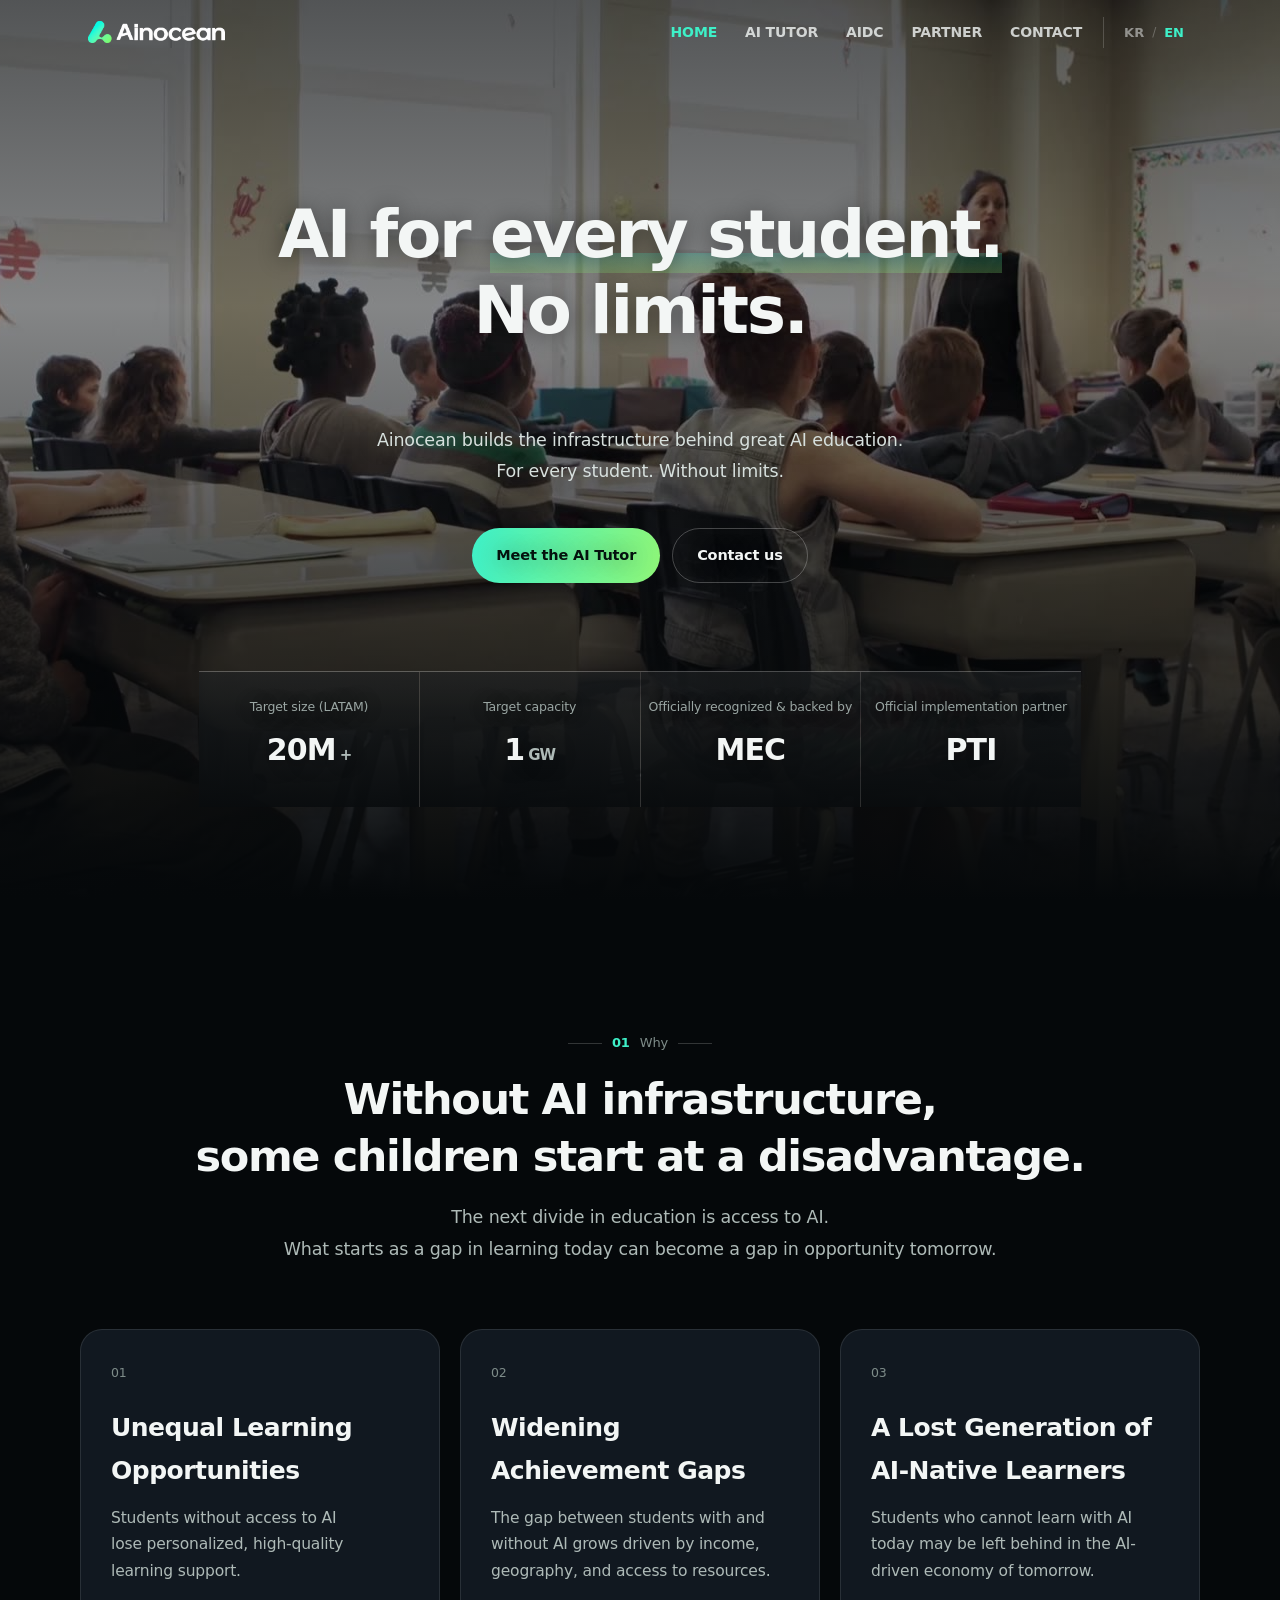
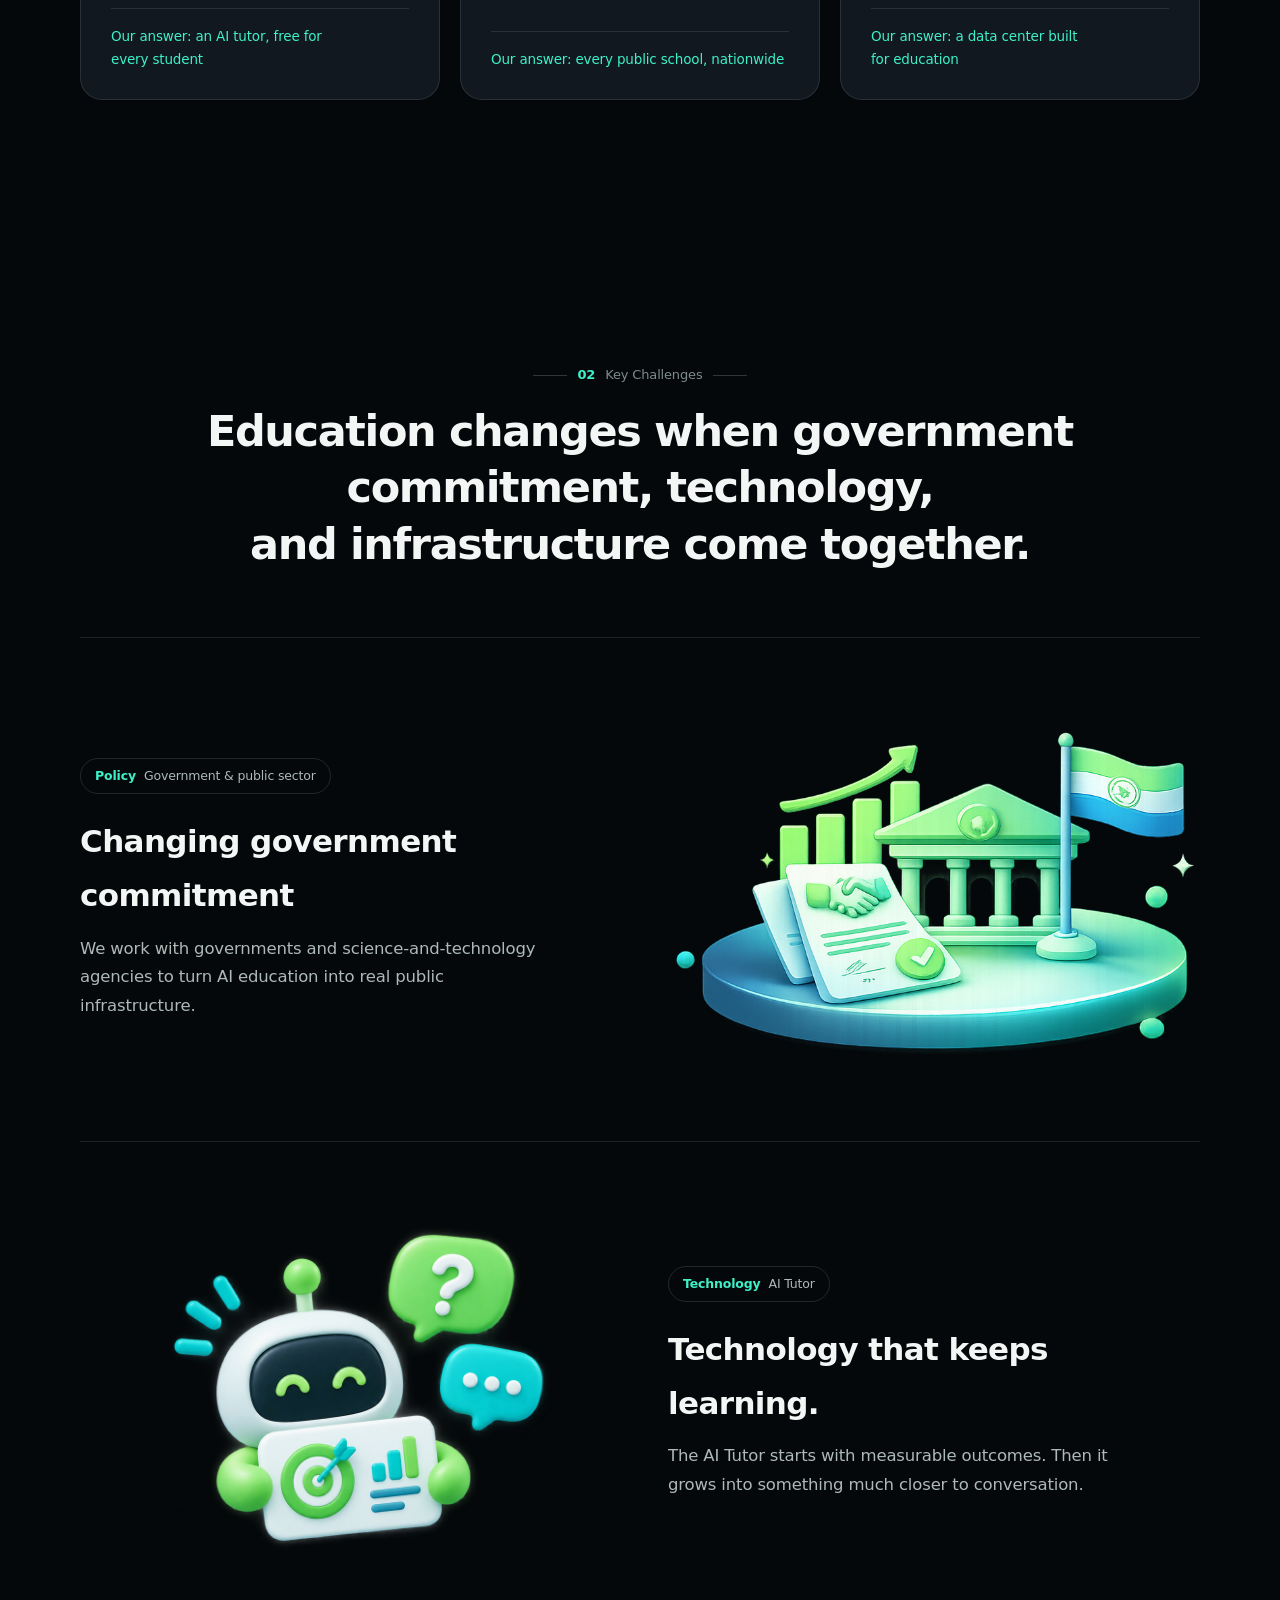
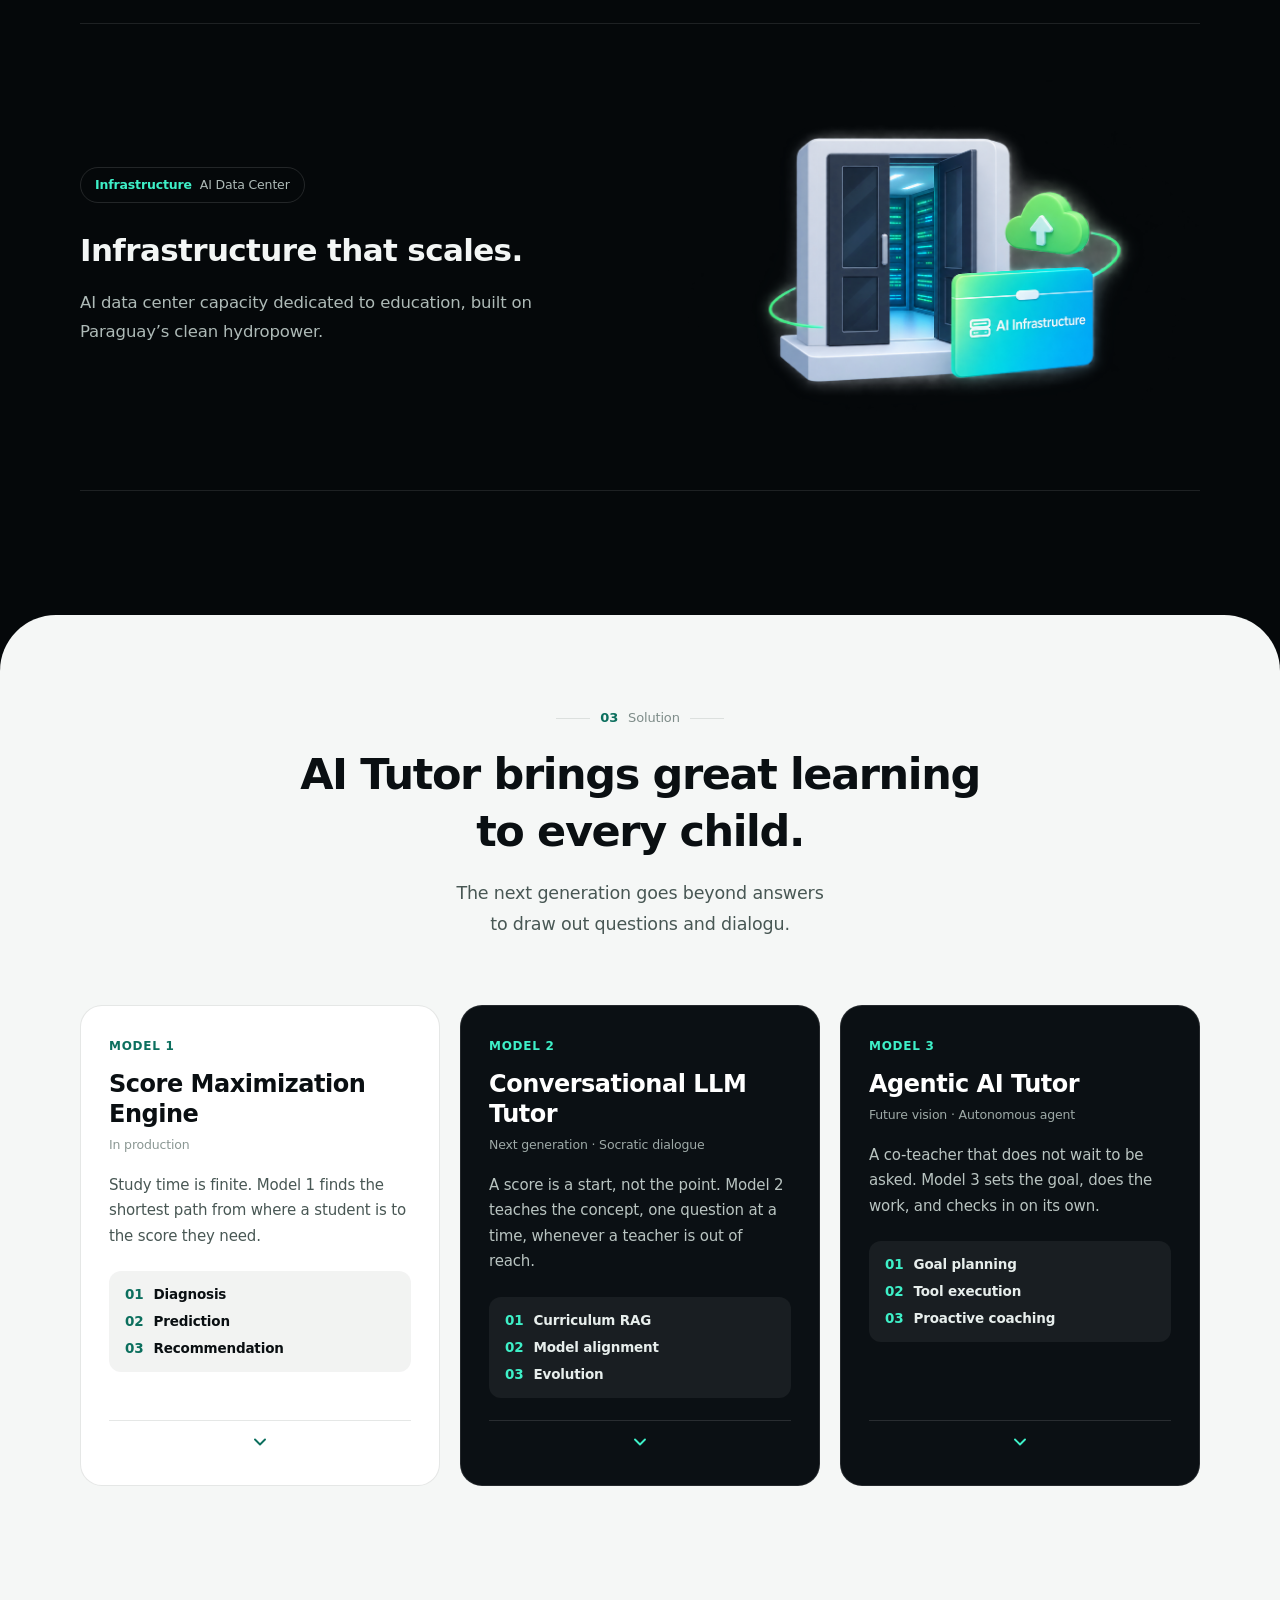
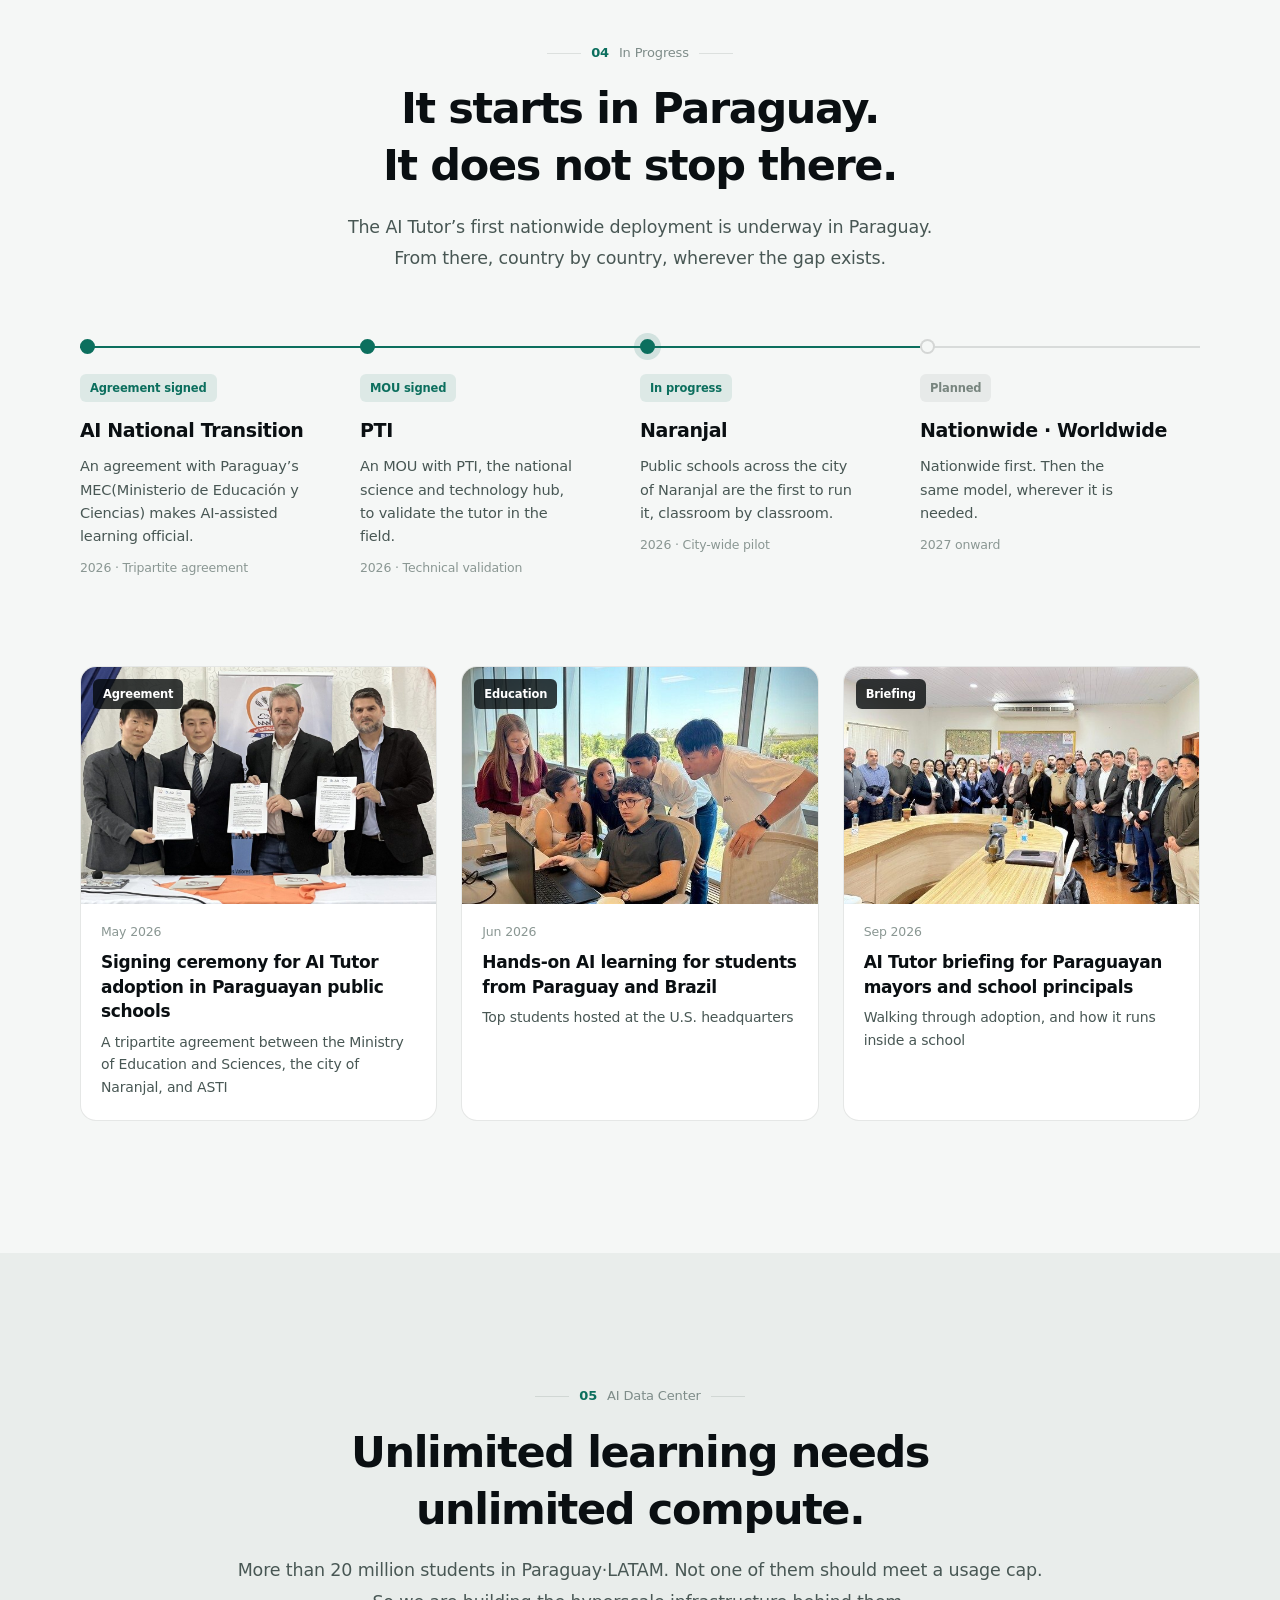
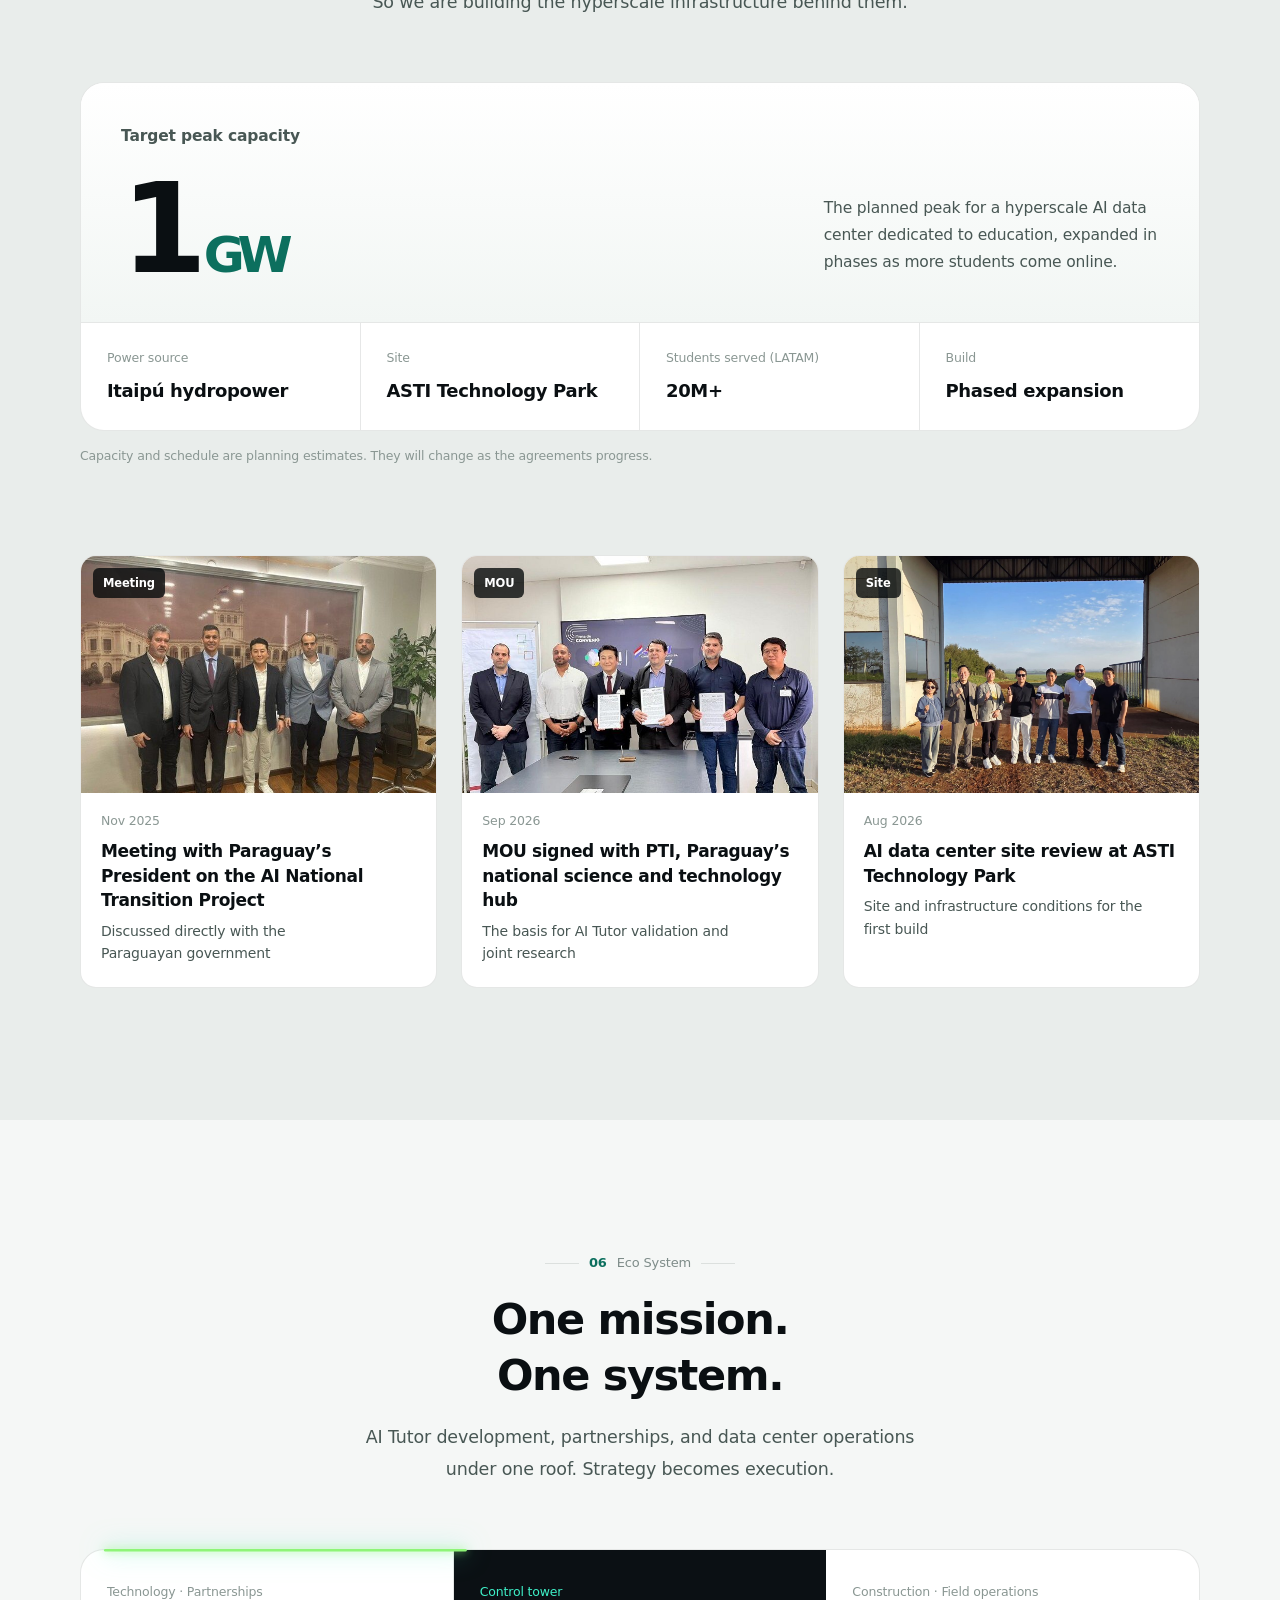
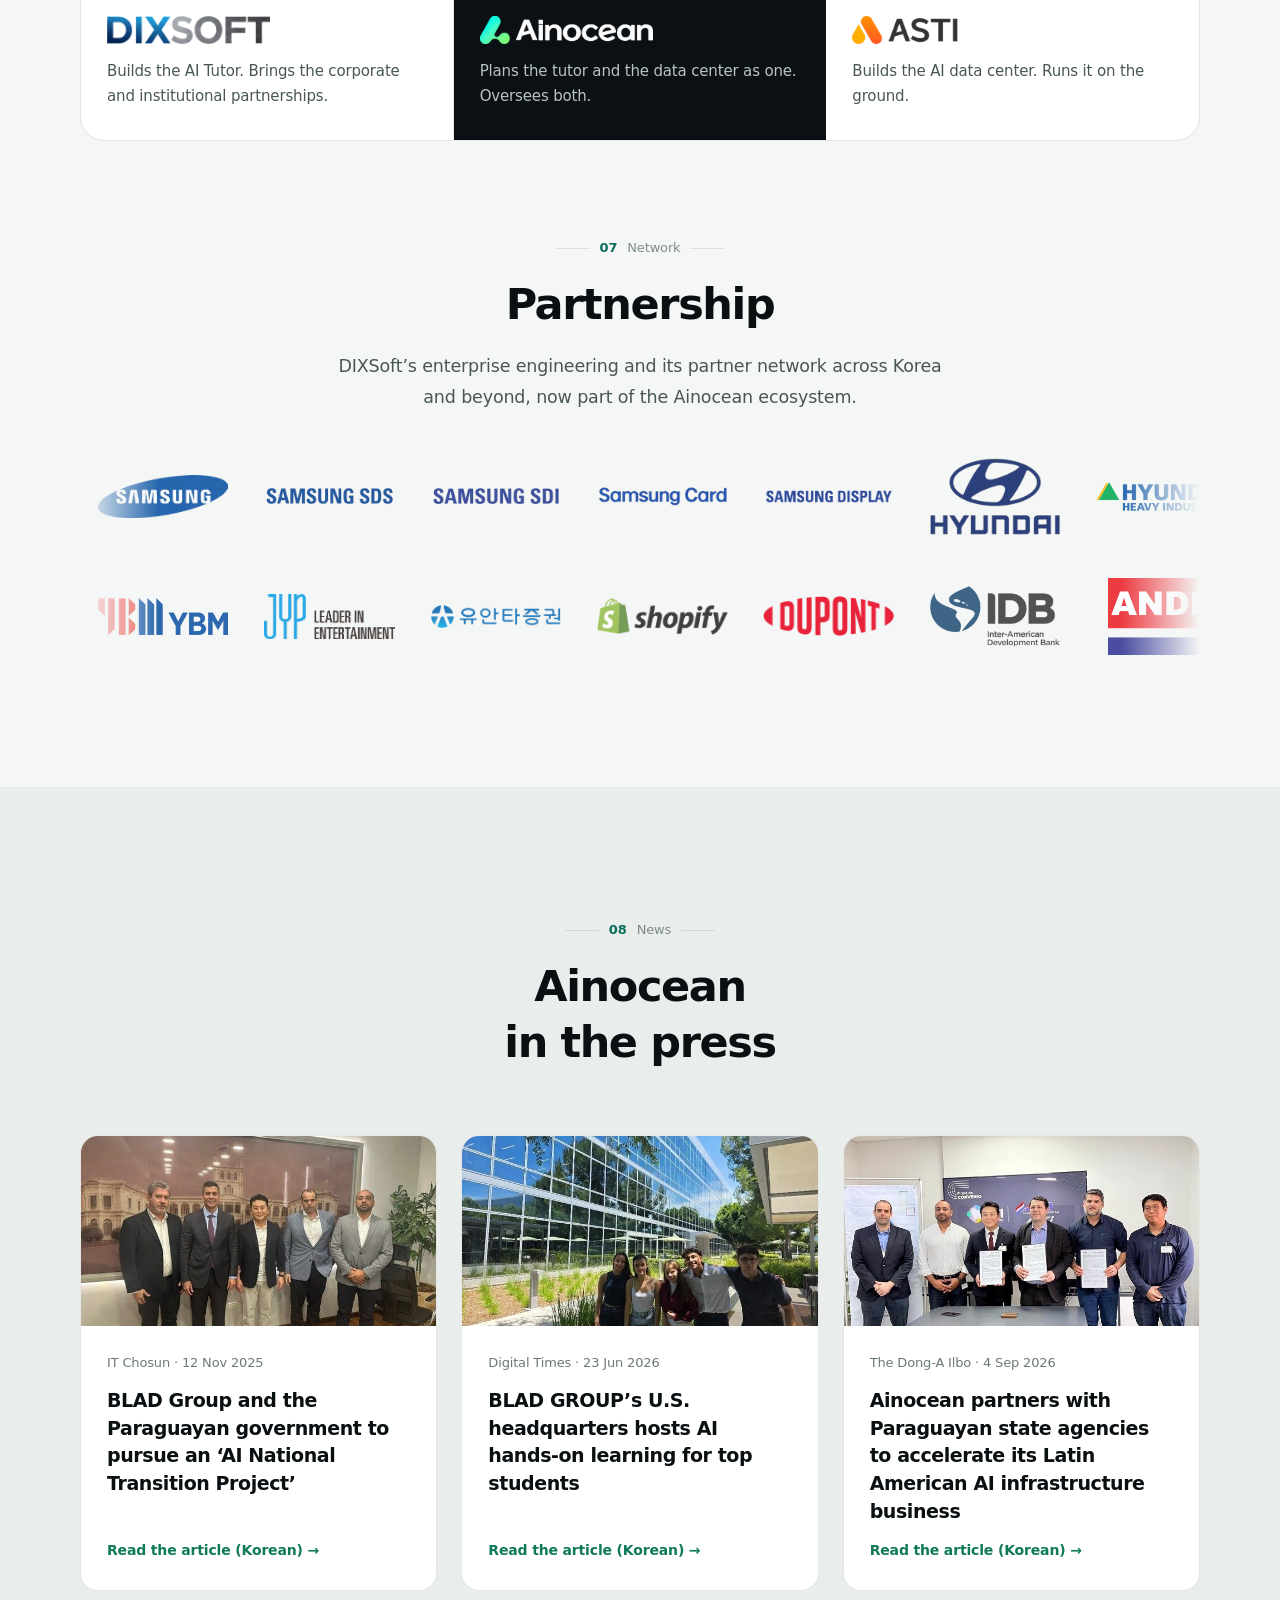
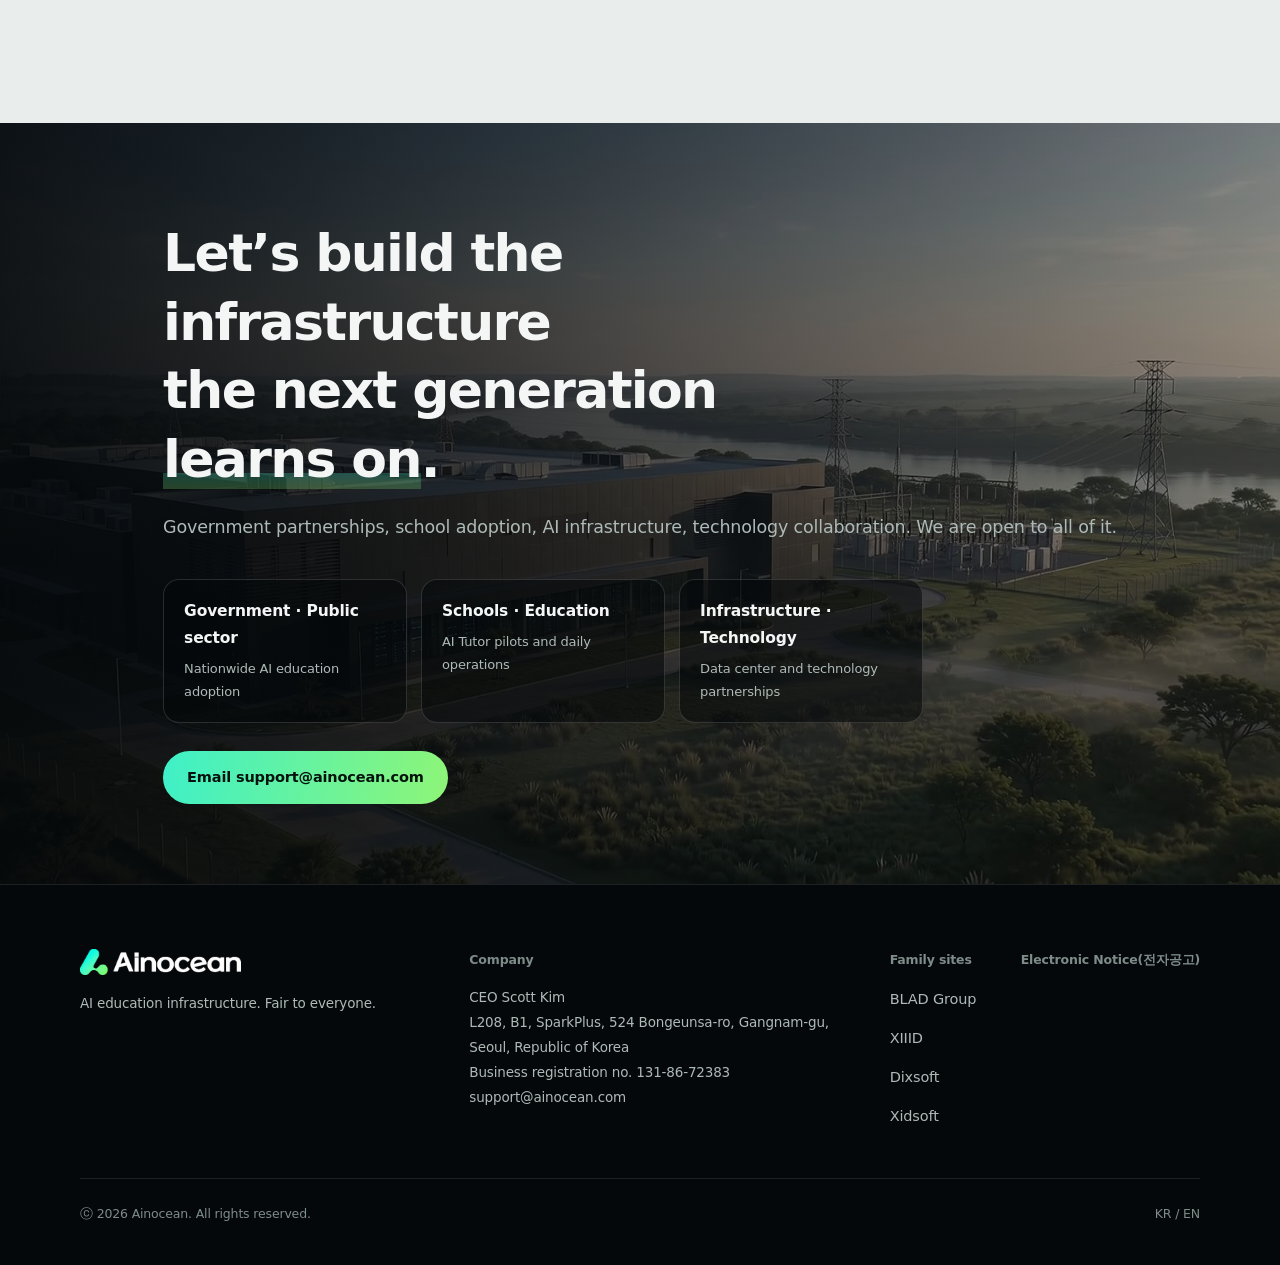
<file: index.html>
<!DOCTYPE html>
<html lang="en">
<head>
<meta charset="utf-8">
<meta name="viewport" content="width=device-width, initial-scale=1">
<title>Ainocean</title>
<meta name="description" content="From the AI Tutor to hyperscale AI data centers, Ainocean builds the infrastructure that puts every child on equal footing.">
<meta name="theme-color" content="#05080A">
<link rel="canonical" href="https://www.ainocean.com/index.html">
<link rel="alternate" hreflang="ko" href="kr.html">
<link rel="alternate" hreflang="en" href="index.html">
<meta property="og:type" content="website">
<meta property="og:title" content="Ainocean — AI education infrastructure, fair to everyone">
<meta property="og:description" content="From the AI Tutor to hyperscale AI data centers. Nationwide AI education infrastructure, starting in Paraguay.">
<meta property="og:image" content="assets/img/hero-poster.jpg">
<meta property="og:locale" content="en_US">
<link rel="icon" href="assets/logo/ainocean-mark.png" type="image/png">
<link rel="apple-touch-icon" href="assets/logo/ainocean-mark.png">
<link rel="stylesheet" href="css/style.css?v=original-restored-20261112">
</head>
<body>

<!-- ===== top bar ===== -->
<header class="hdr">
  <div class="inner">
    <a class="brand" href="#home" aria-label="Ainocean home">
      <img src="assets/logo/ainocean-white.png" alt="Ainocean">
    </a>

    <button class="burger" type="button" aria-label="Open menu" aria-expanded="false" aria-controls="site-menu">
      <span></span><span></span><span></span>
    </button>

    <div class="menu" id="site-menu">
      <nav class="nav" aria-label="Main menu">
        <a href="#home">HOME</a>
        <a href="#ai-tutor">AI TUTOR</a>
        <a href="#aidc">AIDC</a>
        <a href="#partner">PARTNER</a>
        <a href="#contact">CONTACT</a>
      </nav>
      <div class="lang">
        <a href="kr.html" data-lang="ko">KR</a>
        <span class="sep">/</span>
        <a href="index.html" data-lang="en" aria-current="page">EN</a>
      </div>
    </div>
  </div>
</header>

<div id="ain-app">

<!-- ===== hero ===== -->
<section class="hero" id="home">
  <div class="ph"></div>
  <div class="vid">
    <video class="bgv" data-src="assets/video/hero.mp4" poster="assets/img/hero-poster.jpg"
           muted loop playsinline autoplay preload="none" tabindex="-1" aria-hidden="true"></video>

    
  </div>
  <div class="sc"></div>
  <div class="w hi">
    <h1>AI for <span class="mk">every student.</span><br>No limits.</h1>
    <p class="lead">Ainocean builds the infrastructure behind great AI education. <br class="nb">For every student. Without limits.</p>
    <div class="cta">
      <a class="btn" href="#ai-tutor">Meet the AI Tutor</a>
      <a class="btn g" href="#contact">Contact us</a>
    </div>
    <div class="kpi">
      <div><span>Target size (LATAM)</span><strong>20M<em>+</em></strong></div>
      <div><span>Target capacity</span><strong>1<em>GW</em></strong></div>
      <div><span>Officially recognized & backed by</span><strong>MEC</strong></div>
      <div><span>Official implementation partner</span><strong>PTI</strong></div>
    </div>
  </div>
</section>

<!-- ===== 01 Why ===== -->
<section class="s" id="why">
  <div class="w">
    <div class="hd">
      <p class="idx"><i></i><b>01</b> Why<i></i></p>
      <h2>Without AI infrastructure, <br class="nb">some children start at a disadvantage.</h2>
      <p class="lead">The next divide in education is access to AI.<br class="nb">What starts as a gap in learning today can become a gap in opportunity tomorrow.</p>
    </div>
    <div class="g3">
      <div class="card">
        <p class="n">01</p>
        <h3>Unequal Learning Opportunities</h3>
        <p>Students without access to AI lose personalized, high-quality learning support.</p>
        <p class="fx">Our answer: an AI tutor, free for every student</p>
      </div>
      <div class="card">
        <p class="n">02</p>
        <h3>Widening Achievement Gaps</h3>
        <p>The gap between students with and without AI grows driven by income, geography, and access to resources.</p>
        <p class="fx">Our answer: every public school, nationwide</p>
      </div>
      <div class="card">
        <p class="n">03</p>
        <h3>A Lost Generation of AI-Native Learners</h3>
        <p>Students who cannot learn with AI today may be left behind in the AI-driven economy of tomorrow.</p>
        <p class="fx">Our answer: a data center built for education</p>
      </div>
    </div>
  </div>
</section>

<!-- ===== 02 Key Challenges ===== -->
<section class="s" id="challenges">
  <div class="w">
    <div class="hd">
      <p class="idx"><i></i><b>02</b> Key Challenges<i></i></p>
      <h2>Education changes when government commitment, technology, <br class="nb">and infrastructure come together.</h2>
    </div>
    <div class="pl">
      <div class="tx">
        <span class="tag"><b>Policy</b> Government &amp; public sector</span>
        <h3>Changing government commitment</h3>
        <p>We work with governments and science-and-technology agencies to turn AI education into real public infrastructure.</p>
      </div>
      <div><img src="assets/img/ill-policy.png" alt="Illustration of government and public sector collaboration" loading="lazy"></div>
    </div>
    <div class="pl r">
      <div class="tx">
        <span class="tag"><b>Technology</b> AI Tutor</span>
        <h3>Technology that keeps learning.</h3>
        <p>The AI Tutor starts with measurable outcomes. Then it grows into something much closer to conversation.</p>
      </div>
      <div><img src="assets/img/ill-technology.png" alt="Illustration of a conversational AI tutor" loading="lazy"></div>
    </div>
    <div class="pl">
      <div class="tx">
        <span class="tag"><b>Infrastructure</b> AI Data Center</span>
        <h3>Infrastructure that scales.</h3>
        <p>AI data center capacity dedicated to education, built on Paraguay’s clean hydropower.</p>
      </div>
      <div><img src="assets/img/ill-infrastructure.png" alt="Illustration of AI data center infrastructure" loading="lazy"></div>
    </div>
  </div>
</section>

<div class="st"></div>

<!-- ===== 03 Solution ===== -->
<section class="s p" id="ai-tutor" style="padding-top:36px">
  <div class="w">
    <div class="hd">
      <p class="idx"><i></i><b>03</b> Solution<i></i></p>
      <h2>AI Tutor brings great learning <br class="nb">to every child.</h2>
      <p class="lead">The next generation goes beyond answers <br class="nb">to draw out questions and dialogu.</p>
    </div>
    <div class="mdl">
      <article class="mc">
        <p class="mn">MODEL 1</p>
        <h3>Score Maximization Engine</h3>
        <p class="mst">In production</p>
        <p class="mds">Study time is finite. Model 1 finds the shortest path from where a student is to the score they need.</p>
        <ol class="mfl">
          <li><b>01</b> Diagnosis</li>
          <li><b>02</b> Prediction</li>
          <li><b>03</b> Recommendation</li>
        </ol>
        <details class="mx">
          <summary aria-label="Show details"><svg class="chv" viewBox="0 0 20 20" aria-hidden="true" focusable="false"><path d="M5 7.5 10 12.5 15 7.5"/></svg></summary>
          <div class="mxb">
        <ul class="mft">
          <li><b>Ultra-fast diagnosis</b>Five adaptive questions. That is all it takes to place a student accurately.</li>
          <li><b>Optimal learning path</b>It serves the problems that move the score most, minute for minute.</li>
          <li><b>Proven foundation</b>Riiid’s Knowledge Space Theory and deep learning models, already tested at scale.</li>
        </ul>
        <p class="mcq">Three to five questions predict a 75. Then comes the practice that reaches 89, and the reason it works.</p>
          </div>
        </details>
      </article>
      <article class="mc nx">
        <p class="mn">MODEL 2</p>
        <h3>Conversational LLM Tutor</h3>
        <p class="mst">Next generation · Socratic dialogue</p>
        <p class="mds">A score is a start, not the point. Model 2 teaches the concept, one question at a time, whenever a teacher is out of reach.</p>
        <ol class="mfl">
          <li><b>01</b> Curriculum RAG</li>
          <li><b>02</b> Model alignment</li>
          <li><b>03</b> Evolution</li>
        </ol>
        <details class="mx">
          <summary aria-label="Show details"><svg class="chv" viewBox="0 0 20 20" aria-hidden="true" focusable="false"><path d="M5 7.5 10 12.5 15 7.5"/></svg></summary>
          <div class="mxb">
        <ul class="mft">
          <li><b>Curriculum RAG indexing</b>Grounded in Paraguay’s own textbooks and national curriculum. Accurate, and safe by design.</li>
          <li><b>Teacher-in-the-loop RLHF</b>Tuned on feedback from Paraguayan teachers who are in classrooms right now.</li>
          <li><b>Continuous evolution</b>From rules to reasoning, one release at a time.</li>
        </ul>
        <p class="mcq">A tutor built for the Paraguayan classroom. Not adapted to it.</p>
          </div>
        </details>
      </article>
      <article class="mc nx">
        <p class="mn">MODEL 3</p>
        <h3>Agentic AI Tutor</h3>
        <p class="mst">Future vision · Autonomous agent</p>
        <p class="mds">A co-teacher that does not wait to be asked. Model 3 sets the goal, does the work, and checks in on its own.</p>
        <ol class="mfl">
          <li><b>01</b> Goal planning</li>
          <li><b>02</b> Tool execution</li>
          <li><b>03</b> Proactive coaching</li>
        </ol>
        <details class="mx">
          <summary aria-label="Show details"><svg class="chv" viewBox="0 0 20 20" aria-hidden="true" focusable="false"><path d="M5 7.5 10 12.5 15 7.5"/></svg></summary>
          <div class="mxb">
        <ul class="mft">
          <li><b>Multi-step goal decomposition</b>A full term of curriculum, broken into weekly milestones for each student.</li>
          <li><b>Early misconception detection</b>It reads hesitation. And steps in before a mistake becomes a habit.</li>
          <li><b>Human teacher copilot</b>The moment a student is truly stuck, the teacher knows.</li>
        </ul>
        <p class="mcq">An agent that carries the whole arc of learning.</p>
          </div>
        </details>
      </article>
    </div>
  </div>
</section>

<!-- ===== 04 In Progress ===== -->
<section class="s p" id="progress" style="padding-top:24px">
  <div class="w">
    <div class="hd">
      <p class="idx"><i></i><b>04</b> In Progress<i></i></p>
      <h2>It starts in Paraguay. <br class="nb">It does not stop there.</h2>
      <p class="lead">The AI Tutor’s first nationwide deployment is underway in Paraguay. <br class="nb">From there, country by country, wherever the gap exists.</p>
    </div>
    <div class="tl">
      <div class="dn"><div class="dt"></div><span class="cp">Agreement signed</span><h3>AI National Transition</h3><p>An agreement with Paraguay’s MEC(Ministerio de Educación y Ciencias) makes AI-assisted learning official.</p><p class="wn">2026 · Tripartite agreement</p></div>
      <div class="dn"><div class="dt"></div><span class="cp">MOU signed</span><h3>PTI</h3><p>An MOU with PTI, the national science and technology hub, to validate the tutor in the field.</p><p class="wn">2026 · Technical validation</p></div>
      <div class="nw"><div class="dt"></div><span class="cp">In progress</span><h3>Naranjal</h3><p>Public schools across the city of Naranjal are the first to run it, classroom by classroom.</p><p class="wn">2026 · City-wide pilot</p></div>
      <div class="nx2"><div class="dt"></div><span class="cp">Planned</span><h3>Nationwide · Worldwide</h3><p>Nationwide first. Then the same model, wherever it is needed.</p><p class="wn">2027 onward</p></div>
    </div>
    <div class="nw3">
      <article class="nc">
        <div class="th" style="background-image:url(assets/img/gallery-agreement.jpg)"><span class="tg">Agreement</span></div>
        <div class="bd"><p class="wn">May 2026</p><h3>Signing ceremony for AI Tutor adoption in Paraguayan public schools</h3><p>A tripartite agreement between the Ministry of Education and Sciences, the city of Naranjal, and ASTI</p></div>
      </article>
      <article class="nc">
        <div class="th" style="background-image:url(assets/img/gallery-workshop.jpg)"><span class="tg">Education</span></div>
        <div class="bd"><p class="wn">Jun 2026</p><h3>Hands-on AI learning for students from Paraguay and Brazil</h3><p>Top students hosted at the U.S. headquarters</p></div>
      </article>
      <article class="nc">
        <div class="th" style="background-image:url(assets/img/gallery-briefing.jpg)"><span class="tg">Briefing</span></div>
        <div class="bd"><p class="wn">Sep 2026</p><h3>AI Tutor briefing for Paraguayan mayors and school principals</h3><p>Walking through adoption, and how it runs inside a school</p></div>
      </article>
    </div>
  </div>
</section>

<!-- ===== 05 AI Data Center ===== -->
<section class="s p2" id="aidc">
  <div class="w">
    <div class="hd">
      <p class="idx"><i></i><b>05</b> AI Data Center<i></i></p>
      <h2>Unlimited learning needs <br class="nb">unlimited compute.</h2>
      <p class="lead">More than 20 million students in Paraguay·LATAM. Not one of them should meet a usage cap. <br class="nb">So we are building the hyperscale infrastructure behind them.</p>
    </div>
    <div class="cap">
      <div class="tp">
        <div>
          <p class="tl2">Target peak capacity</p>
          <div class="big">1<em>GW</em></div>
        </div>
        <p>The planned peak for a hyperscale AI data center dedicated to education, expanded in phases as more students come online.</p>
      </div>
      <div class="fct">
        <div><span>Power source</span><strong>Itaipú hydropower</strong></div>
        <div><span>Site</span><strong>ASTI Technology Park</strong></div>
        <div><span>Students served (LATAM)</span><strong>20M+</strong></div>
        <div><span>Build</span><strong>Phased expansion</strong></div>
      </div>
    </div>
    <p class="note">Capacity and schedule are planning estimates. They will change as the agreements progress.</p>
    <div class="nw3">
      <article class="nc">
        <div class="th" style="background-image:url(assets/img/gallery-president.jpg)"><span class="tg">Meeting</span></div>
        <div class="bd"><p class="wn">Nov 2025</p><h3>Meeting with Paraguay’s President on the AI National Transition Project</h3><p>Discussed directly with the Paraguayan government</p></div>
      </article>
      <article class="nc">
        <div class="th" style="background-image:url(assets/img/gallery-pti-mou.jpg)"><span class="tg">MOU</span></div>
        <div class="bd"><p class="wn">Sep 2026</p><h3>MOU signed with PTI, Paraguay’s national science and technology hub</h3><p>The basis for AI Tutor validation and joint research</p></div>
      </article>
      <article class="nc">
        <div class="th" style="background-image:url(assets/img/gallery-site.jpg)"><span class="tg">Site</span></div>
        <div class="bd"><p class="wn">Aug 2026</p><h3>AI data center site review at ASTI Technology Park</h3><p>Site and infrastructure conditions for the first build</p></div>
      </article>
    </div>
  </div>
</section>

<!-- ===== 06 Eco System + 07 Partnership ===== -->
<section class="s p" id="eco">
  <div class="w">
    <div class="hd">
      <p class="idx"><i></i><b>06</b> Eco System<i></i></p>
      <h2>One mission.<br>One system.</h2>
      <p class="lead">AI Tutor development, partnerships, and data center operations <br class="nb">under one roof. Strategy becomes execution.</p>
    </div>
    <div class="ecow" data-tracer>
      <svg class="tracer" aria-hidden="true" focusable="false"><rect/></svg>
    <div class="eco">
      <div>
        <p class="rl">Technology · Partnerships</p>
        <h3 class="lgh"><img src="assets/logo/dixsoft.png" alt="DIXSoft" loading="lazy"></h3>
        <p>Builds the AI Tutor. Brings the corporate and institutional partnerships.</p>
      </div>
      <div class="co">
        <p class="rl">Control tower</p>
        <h3 class="lgh"><img src="assets/logo/ainocean-white.png" alt="Ainocean" loading="lazy"></h3>
        <p>Plans the tutor and the data center as one. Oversees both.</p>
      </div>
      <div>
        <p class="rl">Construction · Field operations</p>
        <h3 class="lgh"><img src="assets/logo/asti.png" alt="ASTI" loading="lazy"></h3>
        <p>Builds the AI data center. Runs it on the ground.</p>
      </div>
    </div>
    </div>

    <div class="hd" id="partner" style="margin:96px 0 40px">
      <p class="idx"><i></i><b>07</b> Network<i></i></p>
      <h2>Partnership</h2>
      <p class="lead">DIXSoft’s enterprise engineering and its partner network across Korea <br class="nb">and beyond, now part of the Ainocean ecosystem.</p>
    </div>
    <div class="mq" role="img" aria-label="Partner and client logos">
      <div class="mqr">
        <div class="mqg"><div class="mqi"><img src="assets/partners/samsung.png" alt="Samsung" loading="lazy"></div><div class="mqi"><img src="assets/partners/samsung-sds.png" alt="Samsung SDS" loading="lazy"></div><div class="mqi"><img src="assets/partners/samsung-sdi.png" alt="Samsung SDI" loading="lazy"></div><div class="mqi"><img src="assets/partners/samsung-card.png" alt="Samsung Card" loading="lazy"></div><div class="mqi"><img src="assets/partners/samsung-display.png" alt="Samsung Display" loading="lazy"></div><div class="mqi"><img src="assets/partners/hyundai.png" alt="Hyundai Motor" loading="lazy"></div><div class="mqi"><img src="assets/partners/hyundai-heavy.png" alt="HD Hyundai Heavy Industries" loading="lazy"></div><div class="mqi"><img src="assets/partners/sk.png" alt="SK" loading="lazy"></div><div class="mqi"><img src="assets/partners/kt.png" alt="KT" loading="lazy"></div><div class="mqi"><img src="assets/partners/hanwha-total.png" alt="Hanwha TotalEnergies" loading="lazy"></div><div class="mqi"><img src="assets/partners/kyungshin.png" alt="Kyungshin" loading="lazy"></div><div class="mqi"><img src="assets/partners/pulmuone.png" alt="Pulmuone" loading="lazy"></div><div class="mqi"><img src="assets/partners/korea-gas.png" alt="Korea Gas Corporation" loading="lazy"></div><div class="mqi"><img src="assets/partners/korea-expressway.png" alt="Korea Expressway Corporation" loading="lazy"></div><div class="mqi"><img src="assets/partners/keri-kr.png" alt="Korea Electrotechnology Research Institute" loading="lazy"></div><div class="mqi"><img src="assets/partners/seoul.png" alt="Seoul Metropolitan Government" loading="lazy"></div><div class="mqi"><img src="assets/partners/yonsei.png" alt="Yonsei University" loading="lazy"></div></div>
        <div class="mqg" aria-hidden="true"><div class="mqi"><img src="assets/partners/samsung.png" alt="Samsung" loading="lazy"></div><div class="mqi"><img src="assets/partners/samsung-sds.png" alt="Samsung SDS" loading="lazy"></div><div class="mqi"><img src="assets/partners/samsung-sdi.png" alt="Samsung SDI" loading="lazy"></div><div class="mqi"><img src="assets/partners/samsung-card.png" alt="Samsung Card" loading="lazy"></div><div class="mqi"><img src="assets/partners/samsung-display.png" alt="Samsung Display" loading="lazy"></div><div class="mqi"><img src="assets/partners/hyundai.png" alt="Hyundai Motor" loading="lazy"></div><div class="mqi"><img src="assets/partners/hyundai-heavy.png" alt="HD Hyundai Heavy Industries" loading="lazy"></div><div class="mqi"><img src="assets/partners/sk.png" alt="SK" loading="lazy"></div><div class="mqi"><img src="assets/partners/kt.png" alt="KT" loading="lazy"></div><div class="mqi"><img src="assets/partners/hanwha-total.png" alt="Hanwha TotalEnergies" loading="lazy"></div><div class="mqi"><img src="assets/partners/kyungshin.png" alt="Kyungshin" loading="lazy"></div><div class="mqi"><img src="assets/partners/pulmuone.png" alt="Pulmuone" loading="lazy"></div><div class="mqi"><img src="assets/partners/korea-gas.png" alt="Korea Gas Corporation" loading="lazy"></div><div class="mqi"><img src="assets/partners/korea-expressway.png" alt="Korea Expressway Corporation" loading="lazy"></div><div class="mqi"><img src="assets/partners/keri-kr.png" alt="Korea Electrotechnology Research Institute" loading="lazy"></div><div class="mqi"><img src="assets/partners/seoul.png" alt="Seoul Metropolitan Government" loading="lazy"></div><div class="mqi"><img src="assets/partners/yonsei.png" alt="Yonsei University" loading="lazy"></div></div>
      </div>
      <div class="mqr rev">
        <div class="mqg"><div class="mqi"><img src="assets/partners/ybm.png" alt="YBM" loading="lazy"></div><div class="mqi"><img src="assets/partners/jyp.png" alt="JYP Entertainment" loading="lazy"></div><div class="mqi"><img src="assets/partners/yuanta.png" alt="Yuanta Securities" loading="lazy"></div><div class="mqi"><img src="assets/partners/shopify.png" alt="Shopify" loading="lazy"></div><div class="mqi"><img src="assets/partners/dupont.png" alt="DuPont" loading="lazy"></div><div class="mqi"><img src="assets/partners/idb.png" alt="IDB" loading="lazy"></div><div class="mqi"><img src="assets/partners/ande.png" alt="ANDE" loading="lazy"></div><div class="mqi"><img src="assets/partners/renova.png" alt="Renova" loading="lazy"></div><div class="mqi"><img src="assets/partners/avikus.png" alt="Avikus" loading="lazy"></div><div class="mqi"><img src="assets/partners/phantom-ai.png" alt="Phantom AI" loading="lazy"></div><div class="mqi"><img src="assets/partners/roboticslab.png" alt="RoboticsLab" loading="lazy"></div><div class="mqi"><img src="assets/partners/3dtada.png" alt="3DTADA" loading="lazy"></div><div class="mqi"><img src="assets/partners/theplan-g.png" alt="The Plan G" loading="lazy"></div><div class="mqi"><img src="assets/partners/carrot-global.png" alt="Carrot Global" loading="lazy"></div><div class="mqi"><img src="assets/partners/cg-education.png" alt="CG Education" loading="lazy"></div><div class="mqi"><img src="assets/partners/eagle.png" alt="Eagle" loading="lazy"></div><div class="mqi"><img src="assets/partners/mail.png" alt="Maeil Dairies" loading="lazy"></div></div>
        <div class="mqg" aria-hidden="true"><div class="mqi"><img src="assets/partners/ybm.png" alt="YBM" loading="lazy"></div><div class="mqi"><img src="assets/partners/jyp.png" alt="JYP Entertainment" loading="lazy"></div><div class="mqi"><img src="assets/partners/yuanta.png" alt="Yuanta Securities" loading="lazy"></div><div class="mqi"><img src="assets/partners/shopify.png" alt="Shopify" loading="lazy"></div><div class="mqi"><img src="assets/partners/dupont.png" alt="DuPont" loading="lazy"></div><div class="mqi"><img src="assets/partners/idb.png" alt="IDB" loading="lazy"></div><div class="mqi"><img src="assets/partners/ande.png" alt="ANDE" loading="lazy"></div><div class="mqi"><img src="assets/partners/renova.png" alt="Renova" loading="lazy"></div><div class="mqi"><img src="assets/partners/avikus.png" alt="Avikus" loading="lazy"></div><div class="mqi"><img src="assets/partners/phantom-ai.png" alt="Phantom AI" loading="lazy"></div><div class="mqi"><img src="assets/partners/roboticslab.png" alt="RoboticsLab" loading="lazy"></div><div class="mqi"><img src="assets/partners/3dtada.png" alt="3DTADA" loading="lazy"></div><div class="mqi"><img src="assets/partners/theplan-g.png" alt="The Plan G" loading="lazy"></div><div class="mqi"><img src="assets/partners/carrot-global.png" alt="Carrot Global" loading="lazy"></div><div class="mqi"><img src="assets/partners/cg-education.png" alt="CG Education" loading="lazy"></div><div class="mqi"><img src="assets/partners/eagle.png" alt="Eagle" loading="lazy"></div><div class="mqi"><img src="assets/partners/mail.png" alt="Maeil Dairies" loading="lazy"></div></div>
      </div>
    </div>
  </div>
</section>

<!-- ===== 08 News ===== -->
<section class="s p2" id="news">
  <div class="w">
    <div class="hd">
      <p class="idx"><i></i><b>08</b> News<i></i></p>
      <h2>Ainocean <br class="nb">in the press</h2>
    </div>
    <div class="nws">
      <a class="na" href="https://it.chosun.com/news/articleView.html?idxno=2023092150841" target="_blank" rel="noopener">
        <div class="nth" style="background-image:url(assets/img/news-ai-national-transition.jpg)"></div>
        <div class="nbd">
          <p class="wn">IT Chosun · 12 Nov 2025</p>
          <h3>BLAD Group and the Paraguayan government to pursue an ‘AI National Transition Project’</h3>
          <span class="ar">Read the article (Korean) →</span>
        </div>
      </a>
      <a class="na" href="https://n.news.naver.com/mnews/article/029/0003033144?sid=105" target="_blank" rel="noopener">
        <div class="nth" style="background-image:url(assets/img/news-us-hq-workshop.jpg)"></div>
        <div class="nbd">
          <p class="wn">Digital Times · 23 Jun 2026</p>
          <h3>BLAD GROUP’s U.S. headquarters hosts AI hands-on learning for top students</h3>
          <span class="ar">Read the article (Korean) →</span>
        </div>
      </a>
      <a class="na" href="https://www.donga.com/news/Economy/article/all/20260904/134606505/1" target="_blank" rel="noopener">
        <div class="nth" style="background-image:url(assets/img/news-latam-infra.jpg)"></div>
        <div class="nbd">
          <p class="wn">The Dong-A Ilbo · 4 Sep 2026</p>
          <h3>Ainocean partners with Paraguayan state agencies to accelerate its Latin American AI infrastructure business</h3>
          <span class="ar">Read the article (Korean) →</span>
        </div>
      </a>
    </div>
  </div>
</section>

<!-- ===== Contact ===== -->
<section class="fin" id="contact">
  <div class="ph"></div>
  <div class="vid">
    <video class="bgv" data-src="assets/video/contact.mp4" poster="assets/img/contact-poster.jpg"
           muted loop playsinline autoplay preload="none" tabindex="-1" aria-hidden="true"></video>
  </div>
  <div class="sc"></div>
  <div class="w">
    <h2>Let’s build the infrastructure<br>the next generation <span class="mk">learns on</span>.</h2>
    <p class="lead">Government partnerships, school adoption, AI infrastructure, technology collaboration. We are open to all of it.</p>
    <div class="rt">
      <div><b>Government · Public sector</b><span>Nationwide AI education adoption</span></div>
      <div><b>Schools · Education</b><span>AI Tutor pilots and daily operations</span></div>
      <div><b>Infrastructure · Technology</b><span>Data center and technology partnerships</span></div>
    </div>
    <a class="btn" href="mailto:support@ainocean.com">Email support@ainocean.com</a>
  </div>
</section>

<!-- ===== footer ===== -->
<footer class="ft">
  <div class="w">
    <div class="fg">
      <div>
        <img class="lg" src="assets/logo/ainocean-white.png" alt="Ainocean">
        <p style="max-width:38ch">AI education infrastructure. Fair to everyone.</p>
      </div>
      <div>
        <h4>Company</h4>
        <p>CEO Scott Kim<br>
        L208, B1, SparkPlus, 524 Bongeunsa-ro, Gangnam-gu, Seoul, Republic of Korea<br>
        Business registration no. 131-86-72383<br>
        support@ainocean.com</p>
      </div>
      <div>
        <div style="display:flex;align-items:baseline;justify-content:space-between;gap:2px">
          <h4 style="flex:0 0 auto">Family sites</h4>
          <h4 style="flex:0 0 auto"><a href="/notice.html" style="color:inherit;font:inherit;text-decoration:none;white-space:nowrap">Electronic Notice(전자공고)</a></h4>
        </div>
        <ul class="fs">
          <li><a href="https://blad.ai/" target="_blank" rel="noopener">BLAD Group</a></li>
          <li><a href="https://xiiid.ai/" target="_blank" rel="noopener">XIIID</a></li>
          <li><a href="https://dixsoft.kr/" target="_blank" rel="noopener">Dixsoft</a></li>
          <li><a href="https://xidsoft.com/" target="_blank" rel="noopener">Xidsoft</a></li>
        </ul>
      </div>
    </div>
    <div class="fb">
      <span>ⓒ 2026 Ainocean. All rights reserved.</span>
      <span><a href="kr.html">KR</a> / <a href="index.html">EN</a></span>
    </div>
  </div>
</footer>

</div>

<script src="js/main.js?v=original-restored-20261112" defer></script>
</body>
</html>
</file>
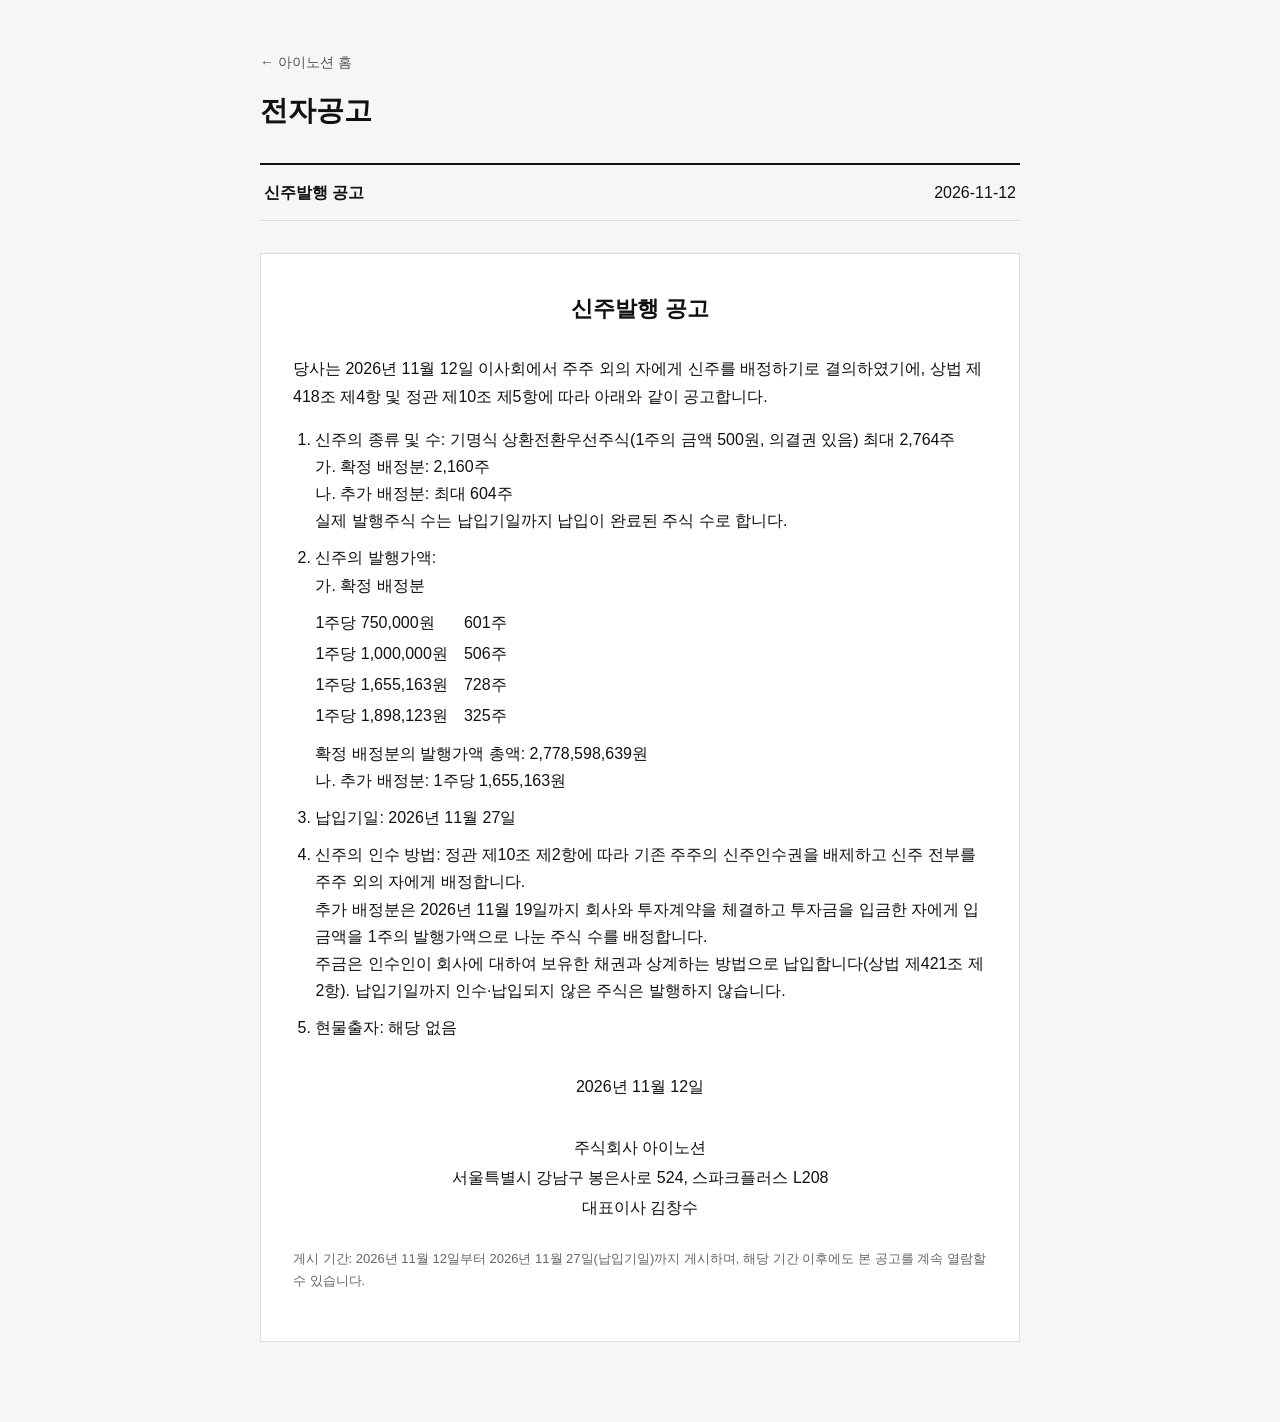
<file: electronicnotice.html>
<!doctype html>
<html lang="ko">
  <head>
    <meta charset="utf-8" />
    <meta name="viewport" content="width=device-width, initial-scale=1" />
    <title>전자공고 | 주식회사 아이노션</title>
    <style>
      body {
        margin: 0;
        background: #f5f6f8;
        color: #111;
        font-family: Pretendard, 'Apple SD Gothic Neo', 'Malgun Gothic', sans-serif;
        line-height: 1.7;
      }
      main {
        max-width: 760px;
        margin: 0 auto;
        padding: 48px 20px 80px;
      }
      .home {
        font-size: 14px;
        color: #555;
        text-decoration: none;
      }
      h1 {
        font-size: 28px;
        margin: 12px 0 28px;
      }
      ul.list {
        list-style: none;
        padding: 0;
        margin: 0 0 32px;
        border-top: 2px solid #111;
      }
      ul.list li {
        padding: 14px 4px;
        border-bottom: 1px solid #ddd;
        display: flex;
        justify-content: space-between;
        gap: 12px;
      }
      ul.list a {
        color: #111;
        text-decoration: none;
        font-weight: 600;
      }
      article {
        background: #fff;
        border: 1px solid #ddd;
        padding: 36px 32px;
      }
      article h2 {
        text-align: center;
        font-size: 22px;
        margin: 0 0 28px;
      }
      ol {
        padding-left: 1.4em;
      }
      ol li {
        margin-bottom: 10px;
      }
      table {
        border-collapse: collapse;
        margin: 8px 0;
      }
      td {
        padding: 2px 16px 2px 0;
      }
      td.num {
        text-align: right;
      }
      .date,
      .sign {
        text-align: center;
        margin-top: 32px;
      }
      .sign {
        line-height: 1.9;
      }
      .meta {
        font-size: 13px;
        color: #666;
        margin-top: 24px;
      }
    </style>
  </head>
  <body>
    <main>
      <a class="home" href="/">← 아이노션 홈</a>
      <h1>전자공고</h1>
      <ul class="list">
        <li><a href="#n20261112">신주발행 공고</a><span>2026-11-12</span></li>
      </ul>

      <article id="n20261112">
        <h2>신주발행 공고</h2>
        <p>
          당사는 2026년 11월 12일 이사회에서 주주 외의 자에게 신주를 배정하기로 결의하였기에, 상법
          제418조 제4항 및 정관 제10조 제5항에 따라 아래와 같이 공고합니다.
        </p>
        <ol>
          <li>
            신주의 종류 및 수: 기명식 상환전환우선주식(1주의 금액 500원, 의결권 있음) 최대 2,764주
            <br />가. 확정 배정분: 2,160주 <br />나. 추가 배정분: 최대 604주 <br />실제 발행주식
            수는 납입기일까지 납입이 완료된 주식 수로 합니다.
          </li>
          <li>
            신주의 발행가액: <br />가. 확정 배정분
            <table>
              <tr>
                <td>1주당 750,000원</td>
                <td class="num">601주</td>
              </tr>
              <tr>
                <td>1주당 1,000,000원</td>
                <td class="num">506주</td>
              </tr>
              <tr>
                <td>1주당 1,655,163원</td>
                <td class="num">728주</td>
              </tr>
              <tr>
                <td>1주당 1,898,123원</td>
                <td class="num">325주</td>
              </tr>
            </table>
            확정 배정분의 발행가액 총액: 2,778,598,639원
            <br />나. 추가 배정분: 1주당 1,655,163원
          </li>
          <li>납입기일: 2026년 11월 27일</li>
          <li>
            신주의 인수 방법: 정관 제10조 제2항에 따라 기존 주주의 신주인수권을 배제하고 신주 전부를
            주주 외의 자에게 배정합니다. <br />추가 배정분은 2026년 11월 19일까지 회사와 투자계약을
            체결하고 투자금을 입금한 자에게 입금액을 1주의 발행가액으로 나눈 주식 수를 배정합니다.
            <br />주금은 인수인이 회사에 대하여 보유한 채권과 상계하는 방법으로 납입합니다(상법
            제421조 제2항). 납입기일까지 인수·납입되지 않은 주식은 발행하지 않습니다.
          </li>
          <li>현물출자: 해당 없음</li>
        </ol>
        <p class="date">2026년 11월 12일</p>
        <p class="sign">
          주식회사 아이노션<br />서울특별시 강남구 봉은사로 524, 스파크플러스 L208<br />대표이사
          김창수
        </p>
        <p class="meta">
          게시 기간: 2026년 11월 12일부터 2026년 11월 27일(납입기일)까지 게시하며, 해당 기간
          이후에도 본 공고를 계속 열람할 수 있습니다.
        </p>
      </article>
    </main>
  </body>
</html>
</file>
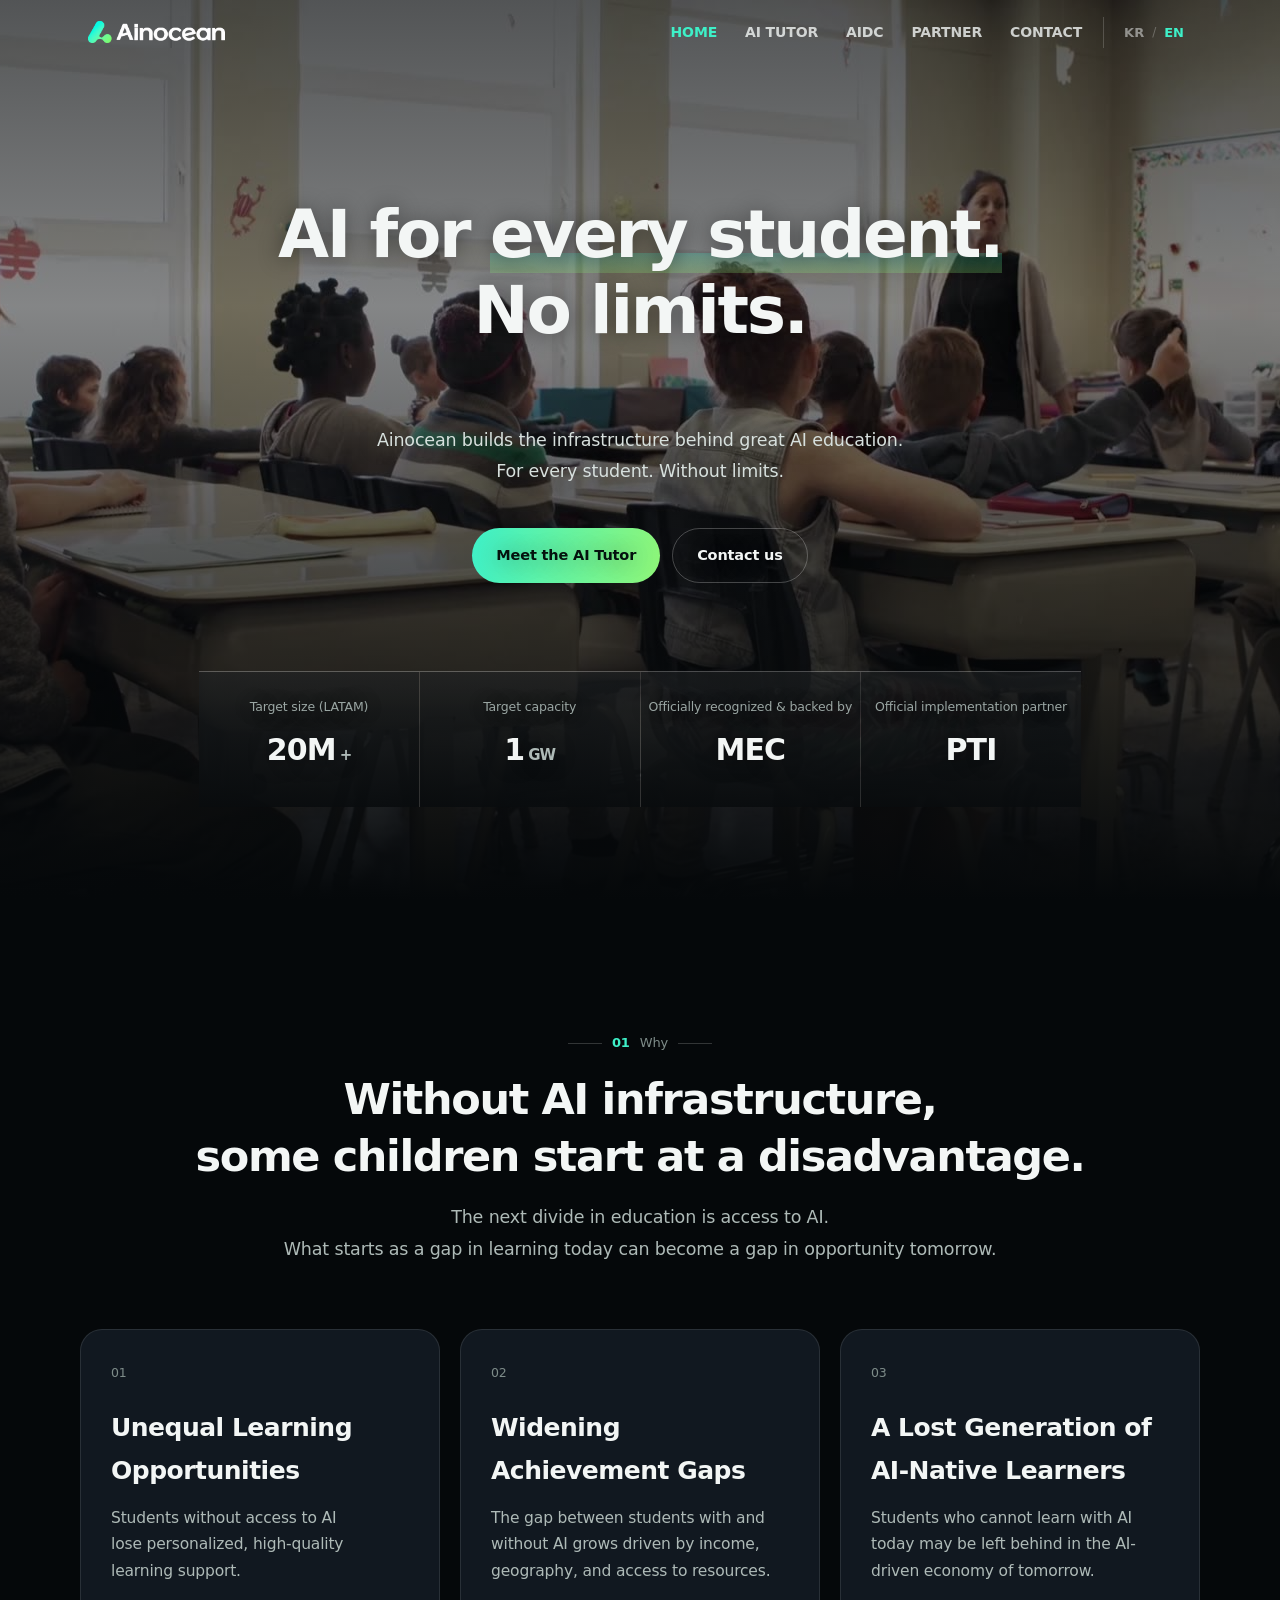
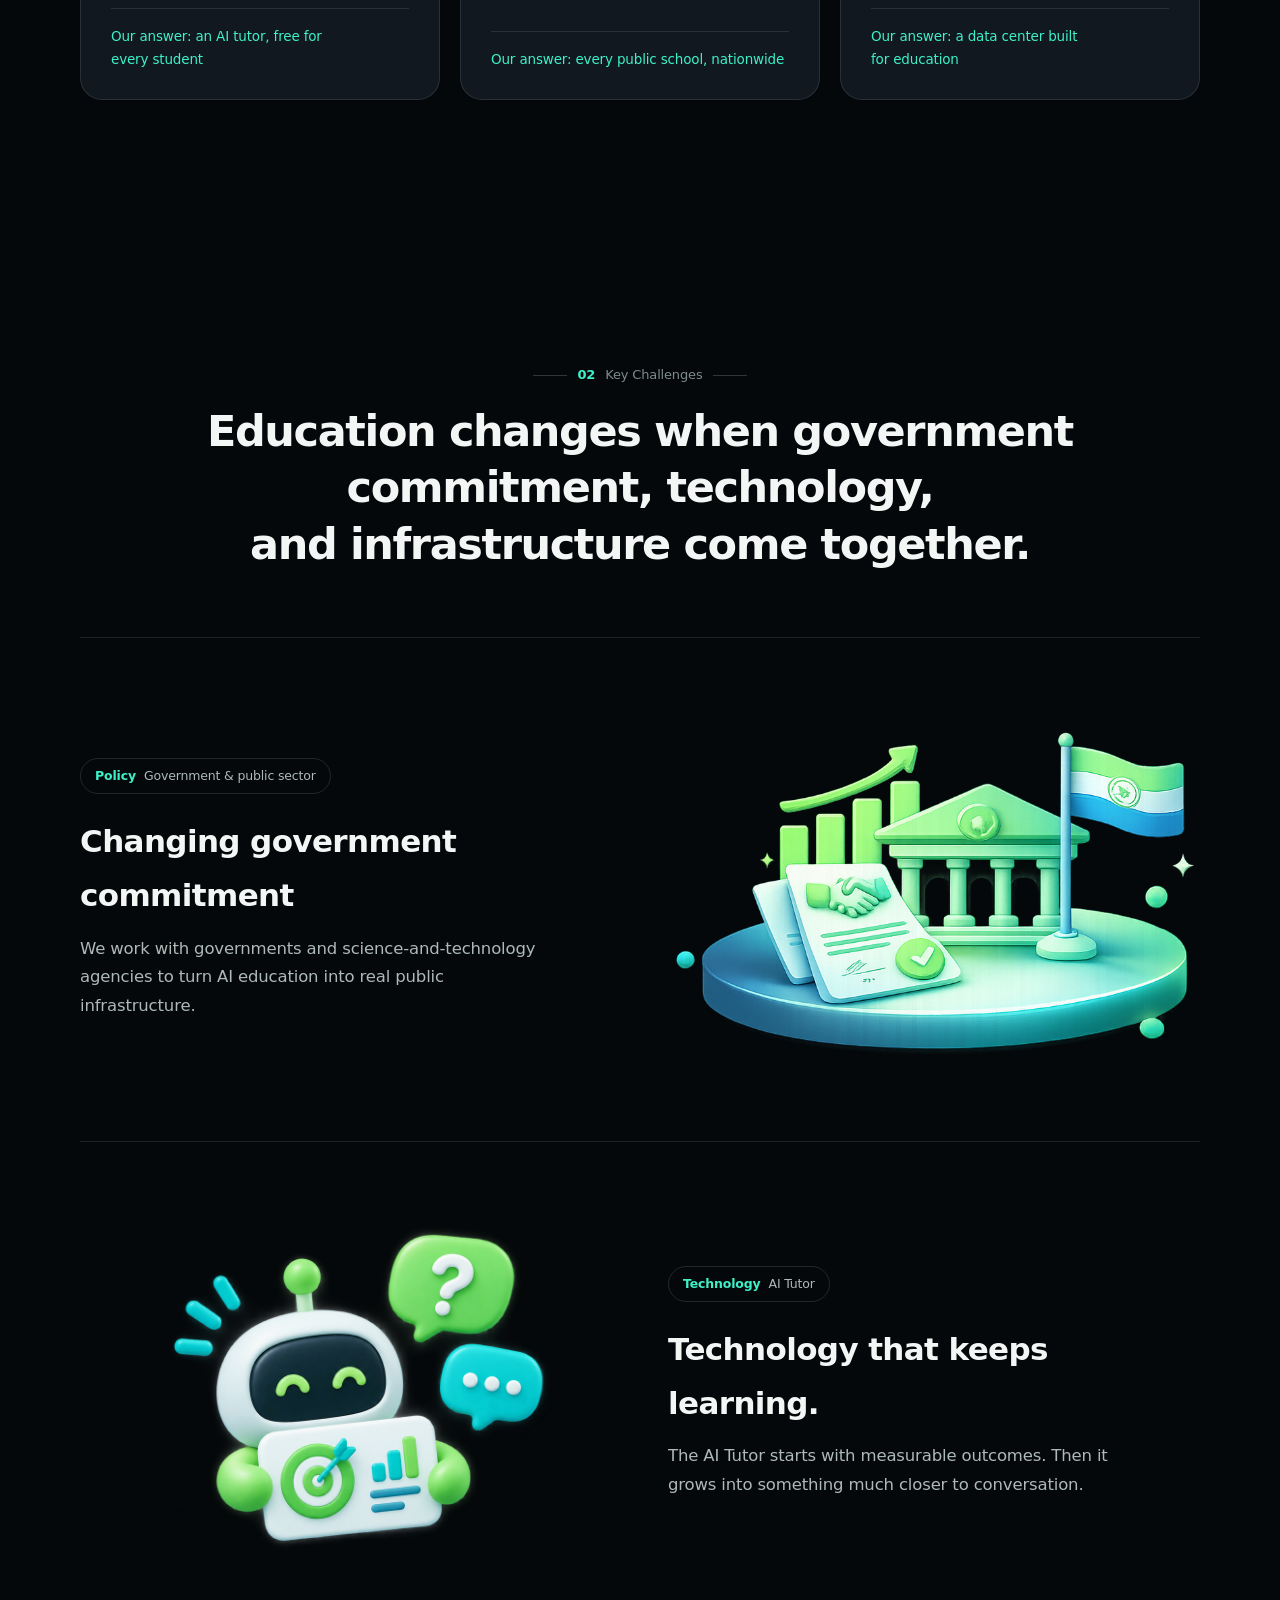
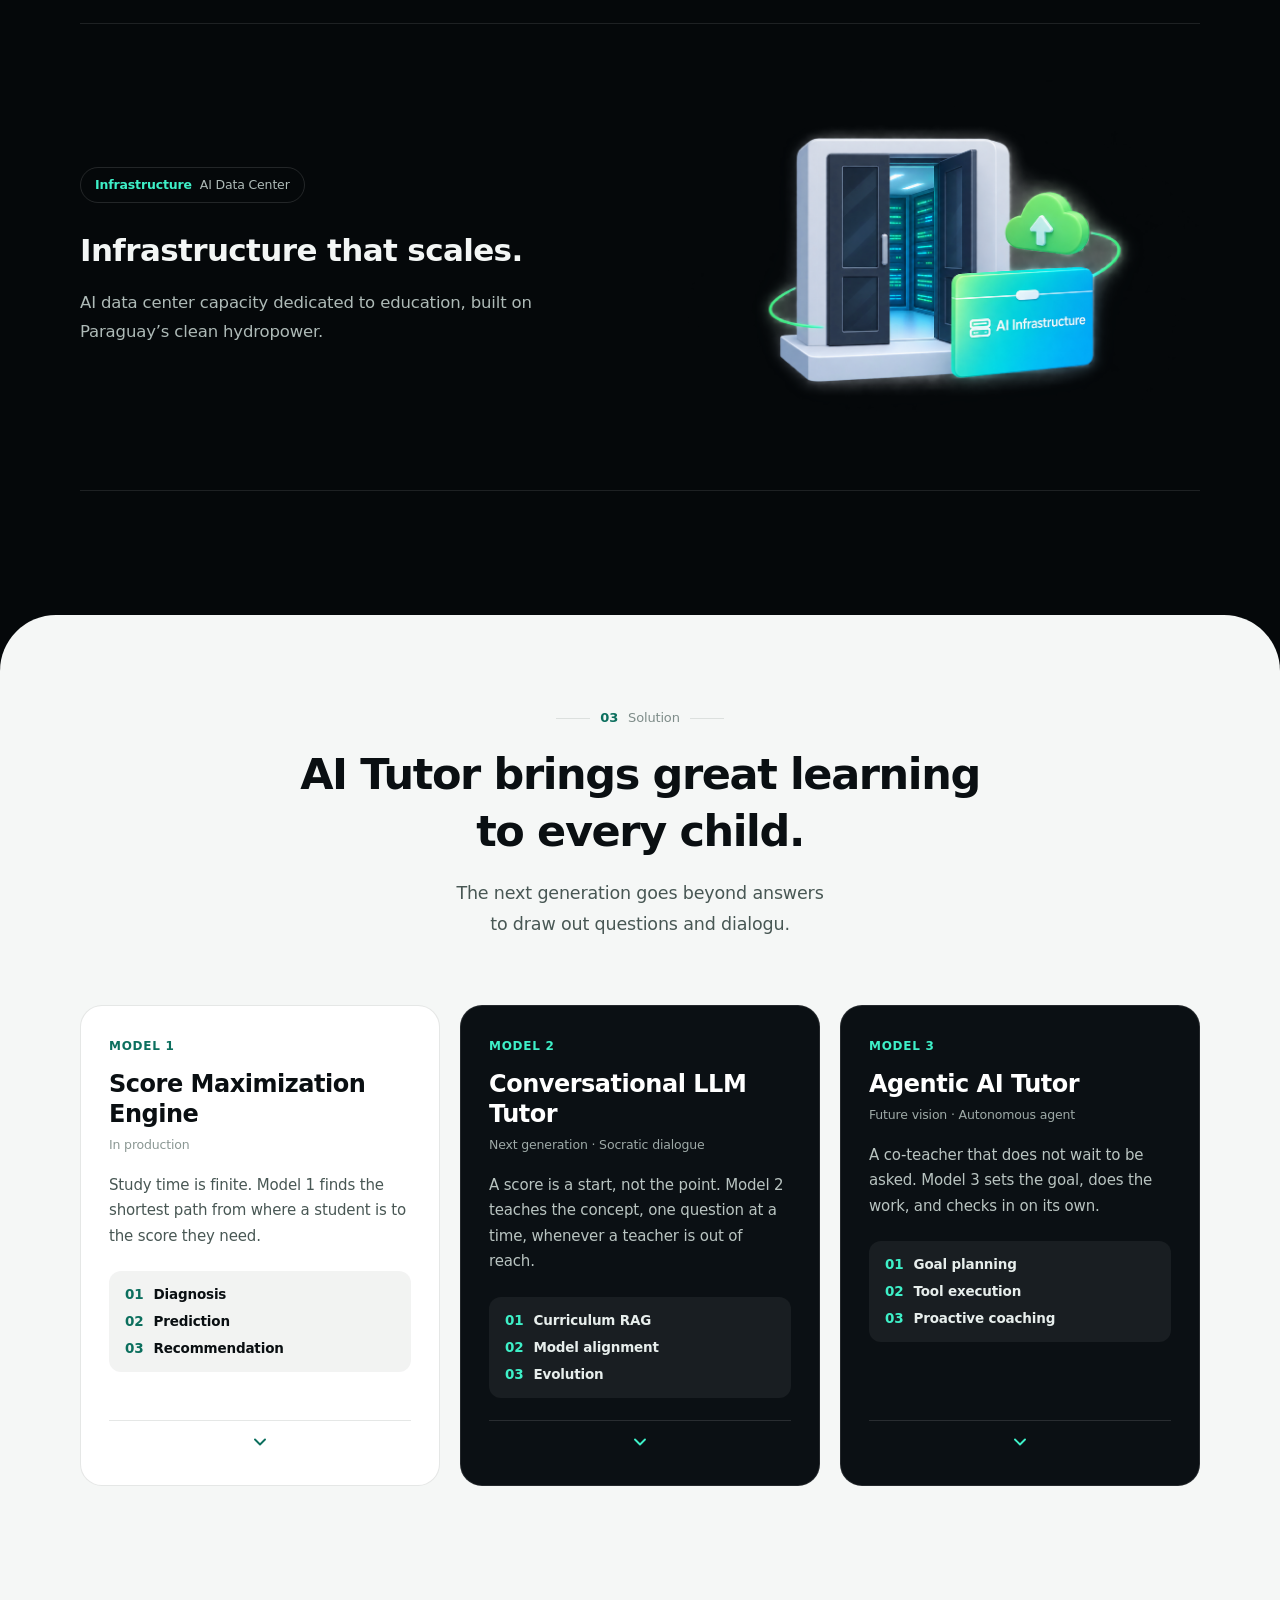
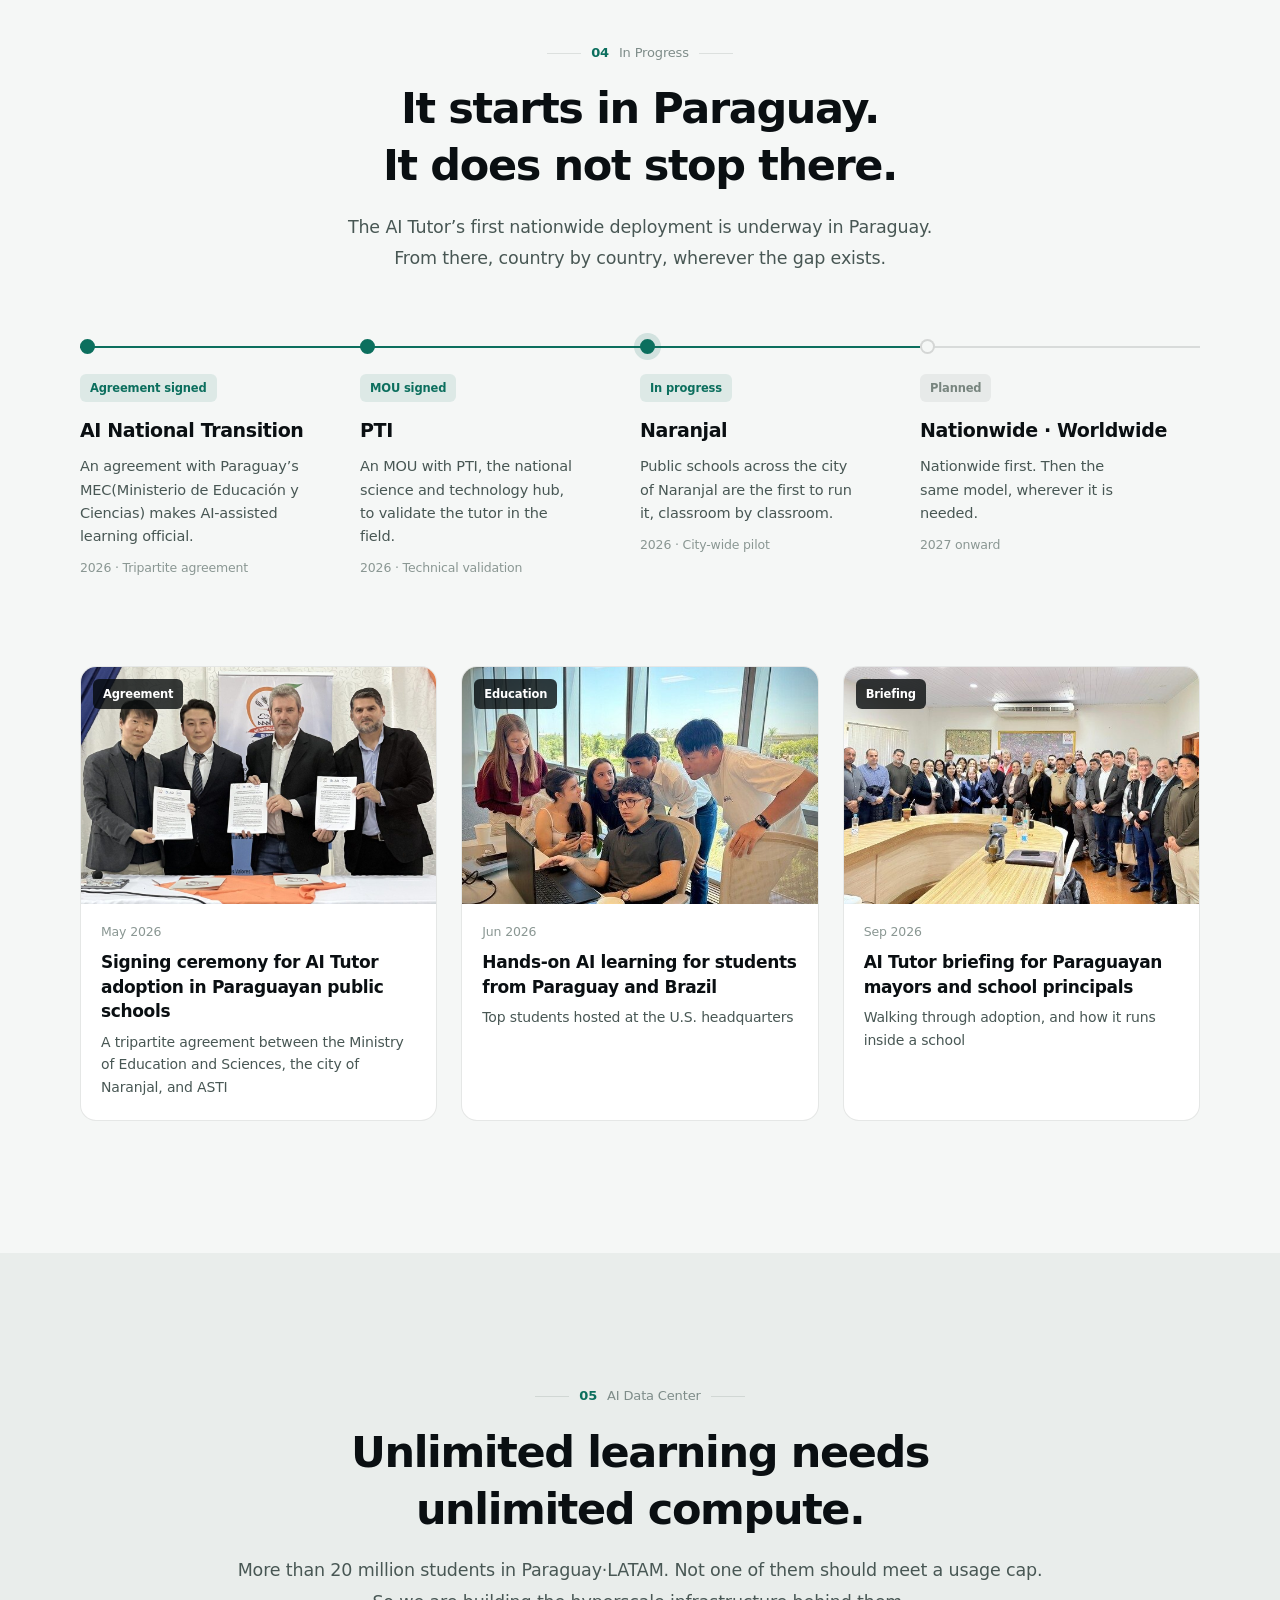
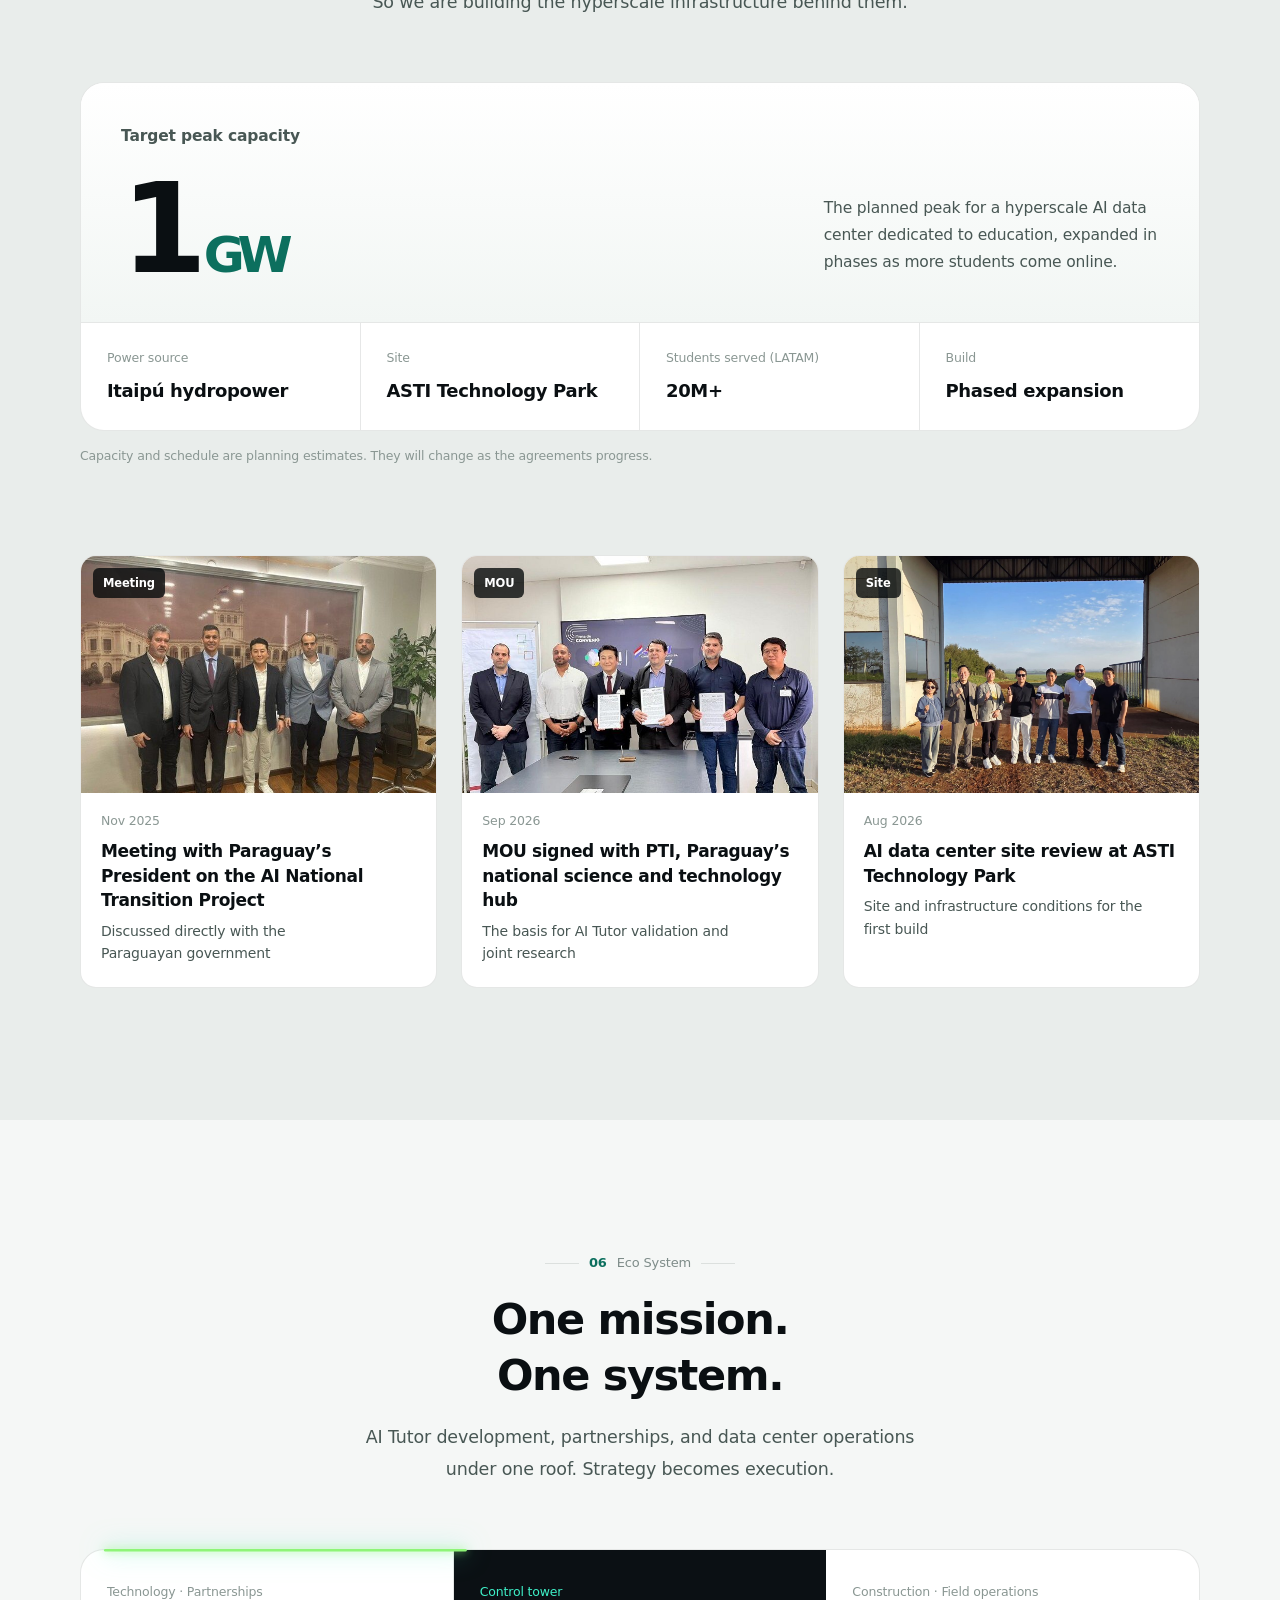
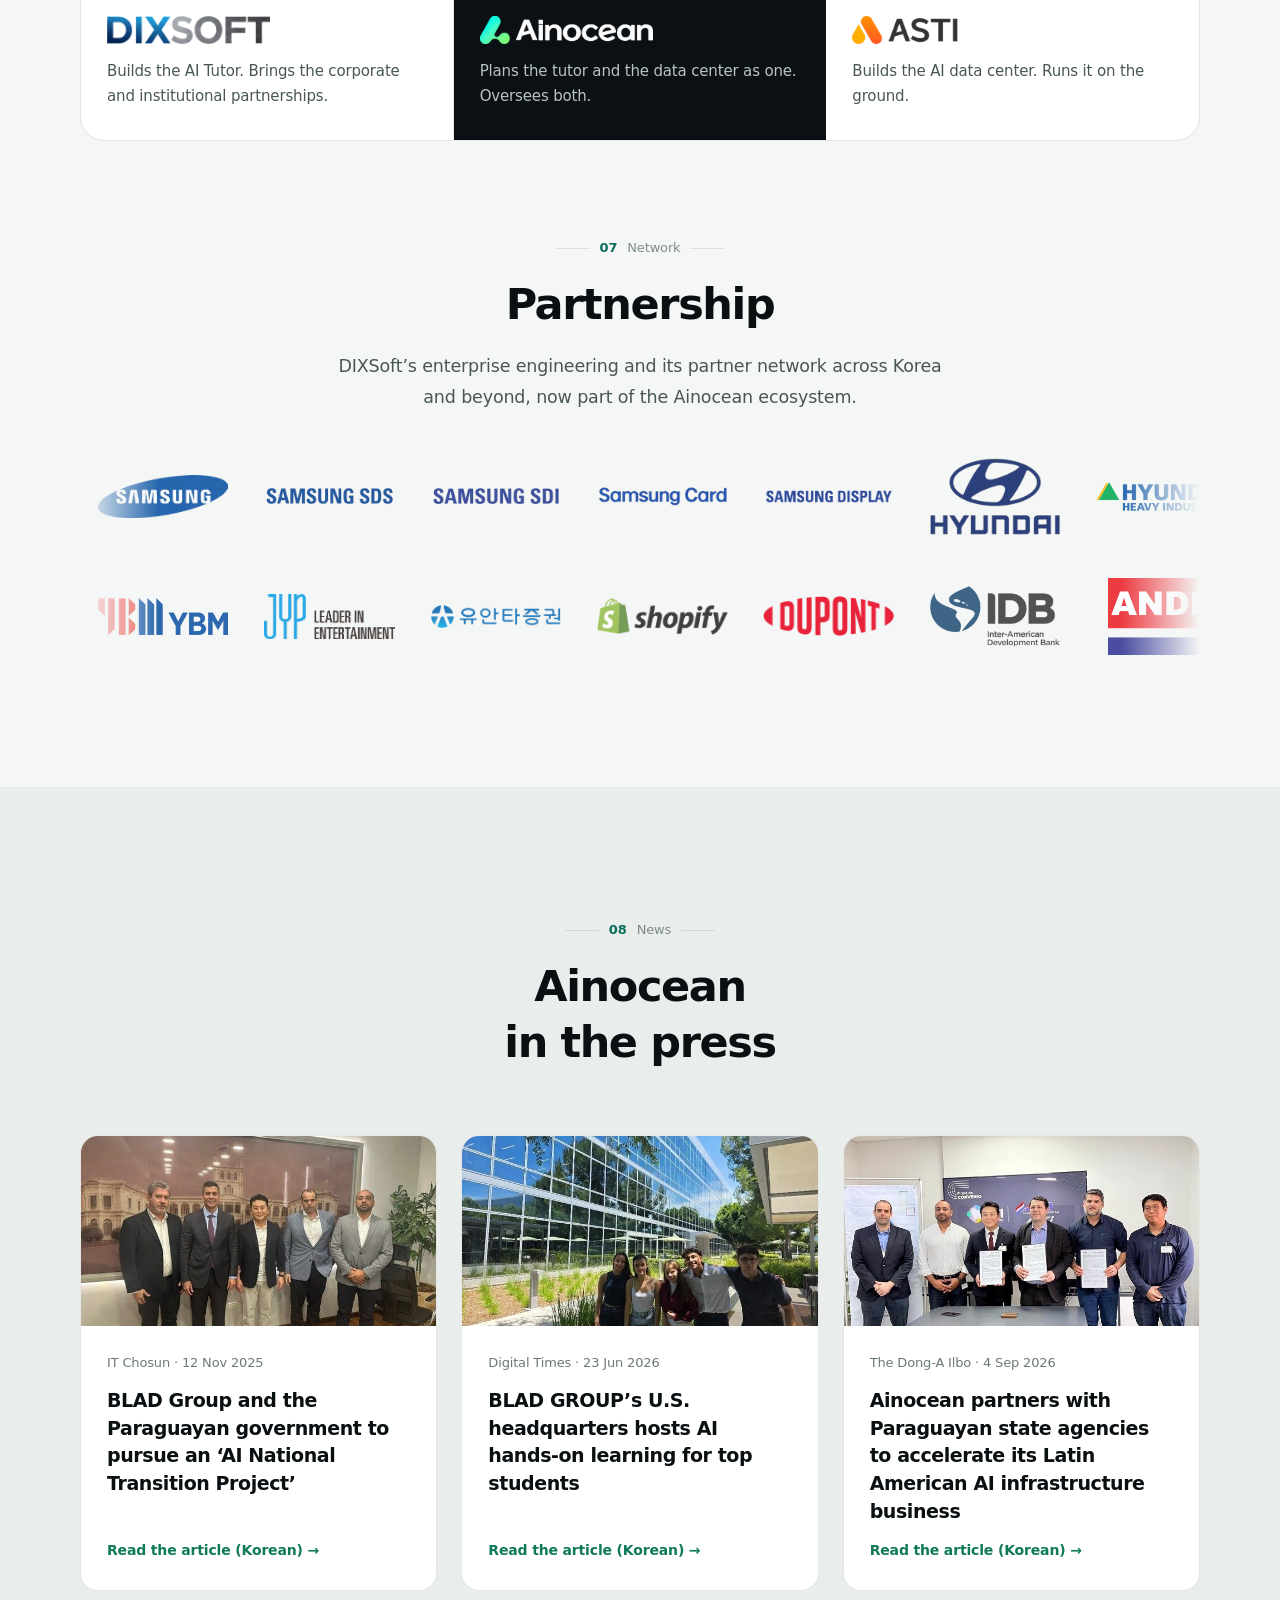
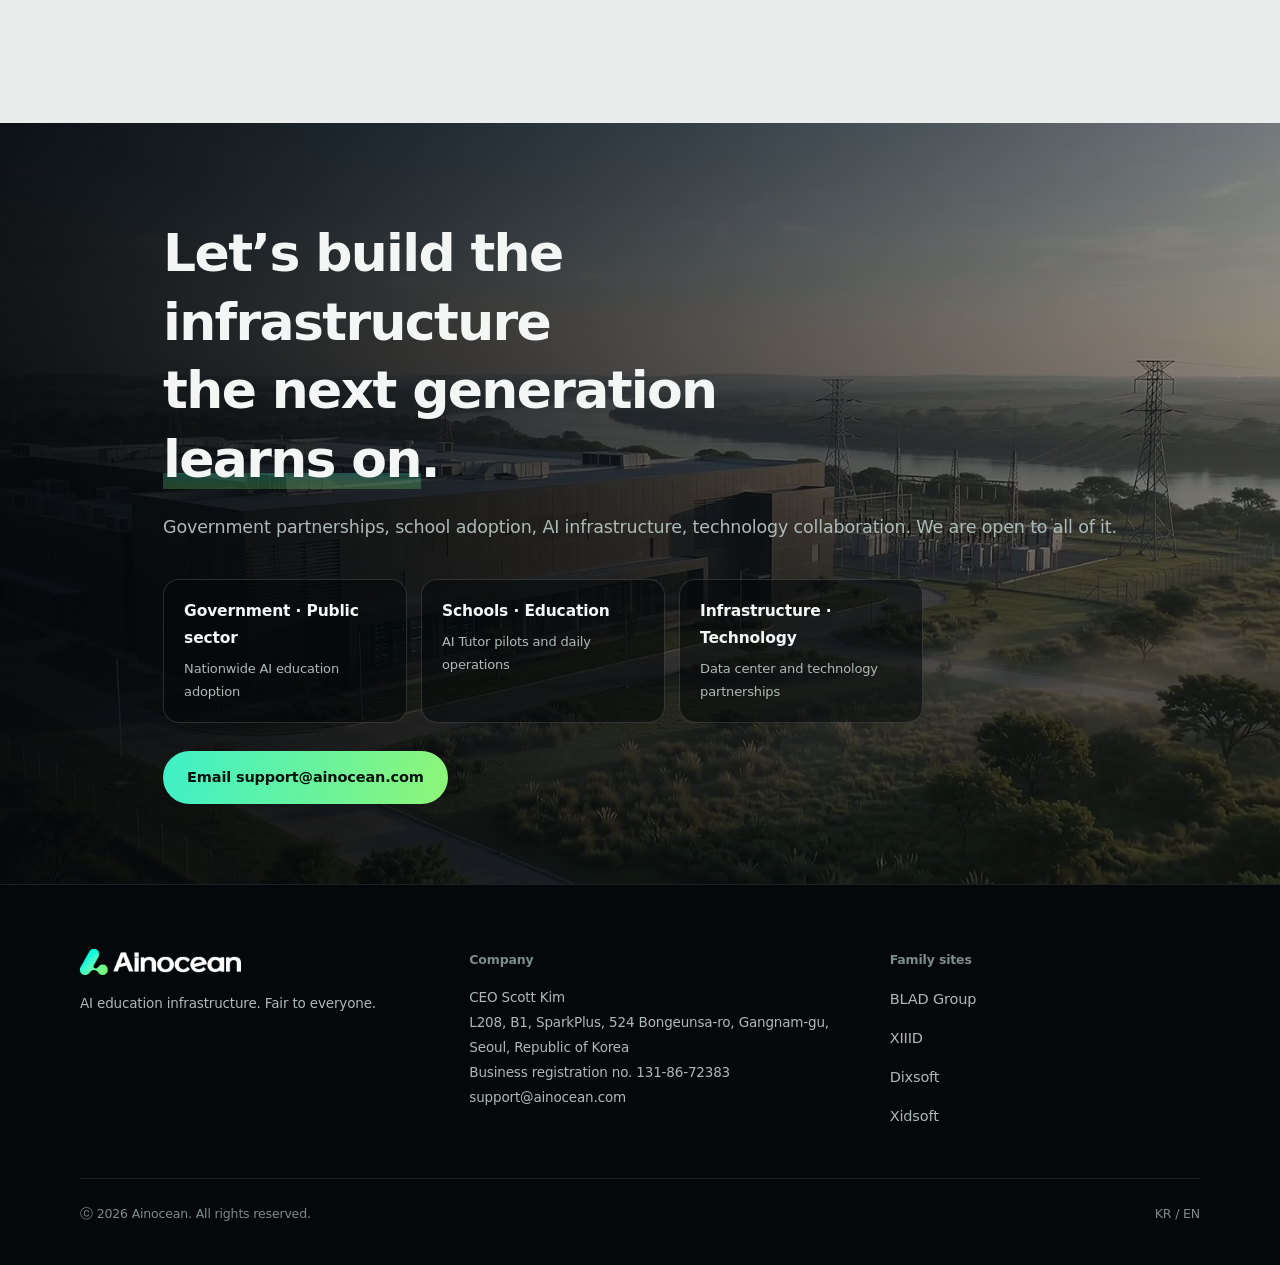
<file: en.html>
<!DOCTYPE html>
<html lang="en">
<head>
<meta charset="utf-8">
<meta name="viewport" content="width=device-width, initial-scale=1">
<title>Ainocean</title>
<meta name="description" content="From the AI Tutor to hyperscale AI data centers, Ainocean builds the infrastructure that puts every child on equal footing.">
<meta name="theme-color" content="#05080A">
<link rel="canonical" href="https://www.ainocean.com/en.html">
<link rel="alternate" hreflang="ko" href="index.html">
<link rel="alternate" hreflang="en" href="en.html">
<meta property="og:type" content="website">
<meta property="og:title" content="Ainocean — AI education infrastructure, fair to everyone">
<meta property="og:description" content="From the AI Tutor to hyperscale AI data centers. Nationwide AI education infrastructure, starting in Paraguay.">
<meta property="og:image" content="assets/img/hero-poster.jpg">
<meta property="og:locale" content="en_US">
<link rel="icon" href="assets/logo/ainocean-mark.png" type="image/png">
<link rel="apple-touch-icon" href="assets/logo/ainocean-mark.png">
<link rel="stylesheet" href="css/style.css">
</head>
<body>

<!-- ===== top bar ===== -->
<header class="hdr">
  <div class="inner">
    <a class="brand" href="#home" aria-label="Ainocean home">
      <img src="assets/logo/ainocean-white.png" alt="Ainocean">
    </a>

    <button class="burger" type="button" aria-label="Open menu" aria-expanded="false" aria-controls="site-menu">
      <span></span><span></span><span></span>
    </button>

    <div class="menu" id="site-menu">
      <nav class="nav" aria-label="Main menu">
        <a href="#home">HOME</a>
        <a href="#ai-tutor">AI TUTOR</a>
        <a href="#aidc">AIDC</a>
        <a href="#partner">PARTNER</a>
        <a href="#contact">CONTACT</a>
      </nav>
      <div class="lang">
        <a href="index.html" data-lang="ko">KR</a>
        <span class="sep">/</span>
        <a href="en.html" data-lang="en" aria-current="page">EN</a>
      </div>
    </div>
  </div>
</header>

<div id="ain-app">

<!-- ===== hero ===== -->
<section class="hero" id="home">
  <div class="ph"></div>
  <div class="vid">
    <video class="bgv" data-src="assets/video/hero.mp4" poster="assets/img/hero-poster.jpg"
           muted loop playsinline autoplay preload="none" tabindex="-1" aria-hidden="true"></video>

    
  </div>
  <div class="sc"></div>
  <div class="w hi">
    <h1>AI for <span class="mk">every student.</span><br>No limits.</h1>
    <p class="lead">Ainocean builds the infrastructure behind great AI education. <br class="nb">For every student. Without limits.</p>
    <div class="cta">
      <a class="btn" href="#ai-tutor">Meet the AI Tutor</a>
      <a class="btn g" href="#contact">Contact us</a>
    </div>
    <div class="kpi">
      <div><span>Target size (LATAM)</span><strong>20M<em>+</em></strong></div>
      <div><span>Target capacity</span><strong>1<em>GW</em></strong></div>
      <div><span>Officially recognized & backed by</span><strong>MEC</strong></div>
      <div><span>Official implementation partner</span><strong>PTI</strong></div>
    </div>
  </div>
</section>

<!-- ===== 01 Why ===== -->
<section class="s" id="why">
  <div class="w">
    <div class="hd">
      <p class="idx"><i></i><b>01</b> Why<i></i></p>
      <h2>Without AI infrastructure, <br class="nb">some children start at a disadvantage.</h2>
      <p class="lead">The next divide in education is access to AI.<br class="nb">What starts as a gap in learning today can become a gap in opportunity tomorrow.</p>
    </div>
    <div class="g3">
      <div class="card">
        <p class="n">01</p>
        <h3>Unequal Learning Opportunities</h3>
        <p>Students without access to AI lose personalized, high-quality learning support.</p>
        <p class="fx">Our answer: an AI tutor, free for every student</p>
      </div>
      <div class="card">
        <p class="n">02</p>
        <h3>Widening Achievement Gaps</h3>
        <p>The gap between students with and without AI grows driven by income, geography, and access to resources.</p>
        <p class="fx">Our answer: every public school, nationwide</p>
      </div>
      <div class="card">
        <p class="n">03</p>
        <h3>A Lost Generation of AI-Native Learners</h3>
        <p>Students who cannot learn with AI today may be left behind in the AI-driven economy of tomorrow.</p>
        <p class="fx">Our answer: a data center built for education</p>
      </div>
    </div>
  </div>
</section>

<!-- ===== 02 Key Challenges ===== -->
<section class="s" id="challenges">
  <div class="w">
    <div class="hd">
      <p class="idx"><i></i><b>02</b> Key Challenges<i></i></p>
      <h2>Education changes when government commitment, technology, <br class="nb">and infrastructure come together.</h2>
    </div>
    <div class="pl">
      <div class="tx">
        <span class="tag"><b>Policy</b> Government &amp; public sector</span>
        <h3>Changing government commitment</h3>
        <p>We work with governments and science-and-technology agencies to turn AI education into real public infrastructure.</p>
      </div>
      <div><img src="assets/img/ill-policy.png" alt="Illustration of government and public sector collaboration" loading="lazy"></div>
    </div>
    <div class="pl r">
      <div class="tx">
        <span class="tag"><b>Technology</b> AI Tutor</span>
        <h3>Technology that keeps learning.</h3>
        <p>The AI Tutor starts with measurable outcomes. Then it grows into something much closer to conversation.</p>
      </div>
      <div><img src="assets/img/ill-technology.png" alt="Illustration of a conversational AI tutor" loading="lazy"></div>
    </div>
    <div class="pl">
      <div class="tx">
        <span class="tag"><b>Infrastructure</b> AI Data Center</span>
        <h3>Infrastructure that scales.</h3>
        <p>AI data center capacity dedicated to education, built on Paraguay’s clean hydropower.</p>
      </div>
      <div><img src="assets/img/ill-infrastructure.png" alt="Illustration of AI data center infrastructure" loading="lazy"></div>
    </div>
  </div>
</section>

<div class="st"></div>

<!-- ===== 03 Solution ===== -->
<section class="s p" id="ai-tutor" style="padding-top:36px">
  <div class="w">
    <div class="hd">
      <p class="idx"><i></i><b>03</b> Solution<i></i></p>
      <h2>AI Tutor brings great learning <br class="nb">to every child.</h2>
      <p class="lead">The next generation goes beyond answers <br class="nb">to draw out questions and dialogu.</p>
    </div>
    <div class="mdl">
      <article class="mc">
        <p class="mn">MODEL 1</p>
        <h3>Score Maximization Engine</h3>
        <p class="mst">In production</p>
        <p class="mds">Study time is finite. Model 1 finds the shortest path from where a student is to the score they need.</p>
        <ol class="mfl">
          <li><b>01</b> Diagnosis</li>
          <li><b>02</b> Prediction</li>
          <li><b>03</b> Recommendation</li>
        </ol>
        <details class="mx">
          <summary aria-label="Show details"><svg class="chv" viewBox="0 0 20 20" aria-hidden="true" focusable="false"><path d="M5 7.5 10 12.5 15 7.5"/></svg></summary>
          <div class="mxb">
        <ul class="mft">
          <li><b>Ultra-fast diagnosis</b>Five adaptive questions. That is all it takes to place a student accurately.</li>
          <li><b>Optimal learning path</b>It serves the problems that move the score most, minute for minute.</li>
          <li><b>Proven foundation</b>Riiid’s Knowledge Space Theory and deep learning models, already tested at scale.</li>
        </ul>
        <p class="mcq">Three to five questions predict a 75. Then comes the practice that reaches 89, and the reason it works.</p>
          </div>
        </details>
      </article>
      <article class="mc nx">
        <p class="mn">MODEL 2</p>
        <h3>Conversational LLM Tutor</h3>
        <p class="mst">Next generation · Socratic dialogue</p>
        <p class="mds">A score is a start, not the point. Model 2 teaches the concept, one question at a time, whenever a teacher is out of reach.</p>
        <ol class="mfl">
          <li><b>01</b> Curriculum RAG</li>
          <li><b>02</b> Model alignment</li>
          <li><b>03</b> Evolution</li>
        </ol>
        <details class="mx">
          <summary aria-label="Show details"><svg class="chv" viewBox="0 0 20 20" aria-hidden="true" focusable="false"><path d="M5 7.5 10 12.5 15 7.5"/></svg></summary>
          <div class="mxb">
        <ul class="mft">
          <li><b>Curriculum RAG indexing</b>Grounded in Paraguay’s own textbooks and national curriculum. Accurate, and safe by design.</li>
          <li><b>Teacher-in-the-loop RLHF</b>Tuned on feedback from Paraguayan teachers who are in classrooms right now.</li>
          <li><b>Continuous evolution</b>From rules to reasoning, one release at a time.</li>
        </ul>
        <p class="mcq">A tutor built for the Paraguayan classroom. Not adapted to it.</p>
          </div>
        </details>
      </article>
      <article class="mc nx">
        <p class="mn">MODEL 3</p>
        <h3>Agentic AI Tutor</h3>
        <p class="mst">Future vision · Autonomous agent</p>
        <p class="mds">A co-teacher that does not wait to be asked. Model 3 sets the goal, does the work, and checks in on its own.</p>
        <ol class="mfl">
          <li><b>01</b> Goal planning</li>
          <li><b>02</b> Tool execution</li>
          <li><b>03</b> Proactive coaching</li>
        </ol>
        <details class="mx">
          <summary aria-label="Show details"><svg class="chv" viewBox="0 0 20 20" aria-hidden="true" focusable="false"><path d="M5 7.5 10 12.5 15 7.5"/></svg></summary>
          <div class="mxb">
        <ul class="mft">
          <li><b>Multi-step goal decomposition</b>A full term of curriculum, broken into weekly milestones for each student.</li>
          <li><b>Early misconception detection</b>It reads hesitation. And steps in before a mistake becomes a habit.</li>
          <li><b>Human teacher copilot</b>The moment a student is truly stuck, the teacher knows.</li>
        </ul>
        <p class="mcq">An agent that carries the whole arc of learning.</p>
          </div>
        </details>
      </article>
    </div>
  </div>
</section>

<!-- ===== 04 In Progress ===== -->
<section class="s p" id="progress" style="padding-top:24px">
  <div class="w">
    <div class="hd">
      <p class="idx"><i></i><b>04</b> In Progress<i></i></p>
      <h2>It starts in Paraguay. <br class="nb">It does not stop there.</h2>
      <p class="lead">The AI Tutor’s first nationwide deployment is underway in Paraguay. <br class="nb">From there, country by country, wherever the gap exists.</p>
    </div>
    <div class="tl">
      <div class="dn"><div class="dt"></div><span class="cp">Agreement signed</span><h3>AI National Transition</h3><p>An agreement with Paraguay’s MEC(Ministerio de Educación y Ciencias) makes AI-assisted learning official.</p><p class="wn">2026 · Tripartite agreement</p></div>
      <div class="dn"><div class="dt"></div><span class="cp">MOU signed</span><h3>PTI</h3><p>An MOU with PTI, the national science and technology hub, to validate the tutor in the field.</p><p class="wn">2026 · Technical validation</p></div>
      <div class="nw"><div class="dt"></div><span class="cp">In progress</span><h3>Naranjal</h3><p>Public schools across the city of Naranjal are the first to run it, classroom by classroom.</p><p class="wn">2026 · City-wide pilot</p></div>
      <div class="nx2"><div class="dt"></div><span class="cp">Planned</span><h3>Nationwide · Worldwide</h3><p>Nationwide first. Then the same model, wherever it is needed.</p><p class="wn">2027 onward</p></div>
    </div>
    <div class="nw3">
      <article class="nc">
        <div class="th" style="background-image:url(assets/img/gallery-agreement.jpg)"><span class="tg">Agreement</span></div>
        <div class="bd"><p class="wn">May 2026</p><h3>Signing ceremony for AI Tutor adoption in Paraguayan public schools</h3><p>A tripartite agreement between the Ministry of Education and Sciences, the city of Naranjal, and ASTI</p></div>
      </article>
      <article class="nc">
        <div class="th" style="background-image:url(assets/img/gallery-workshop.jpg)"><span class="tg">Education</span></div>
        <div class="bd"><p class="wn">Jun 2026</p><h3>Hands-on AI learning for students from Paraguay and Brazil</h3><p>Top students hosted at the U.S. headquarters</p></div>
      </article>
      <article class="nc">
        <div class="th" style="background-image:url(assets/img/gallery-briefing.jpg)"><span class="tg">Briefing</span></div>
        <div class="bd"><p class="wn">Sep 2026</p><h3>AI Tutor briefing for Paraguayan mayors and school principals</h3><p>Walking through adoption, and how it runs inside a school</p></div>
      </article>
    </div>
  </div>
</section>

<!-- ===== 05 AI Data Center ===== -->
<section class="s p2" id="aidc">
  <div class="w">
    <div class="hd">
      <p class="idx"><i></i><b>05</b> AI Data Center<i></i></p>
      <h2>Unlimited learning needs <br class="nb">unlimited compute.</h2>
      <p class="lead">More than 20 million students in Paraguay·LATAM. Not one of them should meet a usage cap. <br class="nb">So we are building the hyperscale infrastructure behind them.</p>
    </div>
    <div class="cap">
      <div class="tp">
        <div>
          <p class="tl2">Target peak capacity</p>
          <div class="big">1<em>GW</em></div>
        </div>
        <p>The planned peak for a hyperscale AI data center dedicated to education, expanded in phases as more students come online.</p>
      </div>
      <div class="fct">
        <div><span>Power source</span><strong>Itaipú hydropower</strong></div>
        <div><span>Site</span><strong>ASTI Technology Park</strong></div>
        <div><span>Students served (LATAM)</span><strong>20M+</strong></div>
        <div><span>Build</span><strong>Phased expansion</strong></div>
      </div>
    </div>
    <p class="note">Capacity and schedule are planning estimates. They will change as the agreements progress.</p>
    <div class="nw3">
      <article class="nc">
        <div class="th" style="background-image:url(assets/img/gallery-president.jpg)"><span class="tg">Meeting</span></div>
        <div class="bd"><p class="wn">Nov 2025</p><h3>Meeting with Paraguay’s President on the AI National Transition Project</h3><p>Discussed directly with the Paraguayan government</p></div>
      </article>
      <article class="nc">
        <div class="th" style="background-image:url(assets/img/gallery-pti-mou.jpg)"><span class="tg">MOU</span></div>
        <div class="bd"><p class="wn">Sep 2026</p><h3>MOU signed with PTI, Paraguay’s national science and technology hub</h3><p>The basis for AI Tutor validation and joint research</p></div>
      </article>
      <article class="nc">
        <div class="th" style="background-image:url(assets/img/gallery-site.jpg)"><span class="tg">Site</span></div>
        <div class="bd"><p class="wn">Aug 2026</p><h3>AI data center site review at ASTI Technology Park</h3><p>Site and infrastructure conditions for the first build</p></div>
      </article>
    </div>
  </div>
</section>

<!-- ===== 06 Eco System + 07 Partnership ===== -->
<section class="s p" id="eco">
  <div class="w">
    <div class="hd">
      <p class="idx"><i></i><b>06</b> Eco System<i></i></p>
      <h2>One mission.<br>One system.</h2>
      <p class="lead">AI Tutor development, partnerships, and data center operations <br class="nb">under one roof. Strategy becomes execution.</p>
    </div>
    <div class="ecow" data-tracer>
      <svg class="tracer" aria-hidden="true" focusable="false"><rect/></svg>
    <div class="eco">
      <div>
        <p class="rl">Technology · Partnerships</p>
        <h3 class="lgh"><img src="assets/logo/dixsoft.png" alt="DIXSoft" loading="lazy"></h3>
        <p>Builds the AI Tutor. Brings the corporate and institutional partnerships.</p>
      </div>
      <div class="co">
        <p class="rl">Control tower</p>
        <h3 class="lgh"><img src="assets/logo/ainocean-white.png" alt="Ainocean" loading="lazy"></h3>
        <p>Plans the tutor and the data center as one. Oversees both.</p>
      </div>
      <div>
        <p class="rl">Construction · Field operations</p>
        <h3 class="lgh"><img src="assets/logo/asti.png" alt="ASTI" loading="lazy"></h3>
        <p>Builds the AI data center. Runs it on the ground.</p>
      </div>
    </div>
    </div>

    <div class="hd" id="partner" style="margin:96px 0 40px">
      <p class="idx"><i></i><b>07</b> Network<i></i></p>
      <h2>Partnership</h2>
      <p class="lead">DIXSoft’s enterprise engineering and its partner network across Korea <br class="nb">and beyond, now part of the Ainocean ecosystem.</p>
    </div>
    <div class="mq" role="img" aria-label="Partner and client logos">
      <div class="mqr">
        <div class="mqg"><div class="mqi"><img src="assets/partners/samsung.png" alt="Samsung" loading="lazy"></div><div class="mqi"><img src="assets/partners/samsung-sds.png" alt="Samsung SDS" loading="lazy"></div><div class="mqi"><img src="assets/partners/samsung-sdi.png" alt="Samsung SDI" loading="lazy"></div><div class="mqi"><img src="assets/partners/samsung-card.png" alt="Samsung Card" loading="lazy"></div><div class="mqi"><img src="assets/partners/samsung-display.png" alt="Samsung Display" loading="lazy"></div><div class="mqi"><img src="assets/partners/hyundai.png" alt="Hyundai Motor" loading="lazy"></div><div class="mqi"><img src="assets/partners/hyundai-heavy.png" alt="HD Hyundai Heavy Industries" loading="lazy"></div><div class="mqi"><img src="assets/partners/sk.png" alt="SK" loading="lazy"></div><div class="mqi"><img src="assets/partners/kt.png" alt="KT" loading="lazy"></div><div class="mqi"><img src="assets/partners/hanwha-total.png" alt="Hanwha TotalEnergies" loading="lazy"></div><div class="mqi"><img src="assets/partners/kyungshin.png" alt="Kyungshin" loading="lazy"></div><div class="mqi"><img src="assets/partners/pulmuone.png" alt="Pulmuone" loading="lazy"></div><div class="mqi"><img src="assets/partners/korea-gas.png" alt="Korea Gas Corporation" loading="lazy"></div><div class="mqi"><img src="assets/partners/korea-expressway.png" alt="Korea Expressway Corporation" loading="lazy"></div><div class="mqi"><img src="assets/partners/keri-kr.png" alt="Korea Electrotechnology Research Institute" loading="lazy"></div><div class="mqi"><img src="assets/partners/seoul.png" alt="Seoul Metropolitan Government" loading="lazy"></div><div class="mqi"><img src="assets/partners/yonsei.png" alt="Yonsei University" loading="lazy"></div></div>
        <div class="mqg" aria-hidden="true"><div class="mqi"><img src="assets/partners/samsung.png" alt="Samsung" loading="lazy"></div><div class="mqi"><img src="assets/partners/samsung-sds.png" alt="Samsung SDS" loading="lazy"></div><div class="mqi"><img src="assets/partners/samsung-sdi.png" alt="Samsung SDI" loading="lazy"></div><div class="mqi"><img src="assets/partners/samsung-card.png" alt="Samsung Card" loading="lazy"></div><div class="mqi"><img src="assets/partners/samsung-display.png" alt="Samsung Display" loading="lazy"></div><div class="mqi"><img src="assets/partners/hyundai.png" alt="Hyundai Motor" loading="lazy"></div><div class="mqi"><img src="assets/partners/hyundai-heavy.png" alt="HD Hyundai Heavy Industries" loading="lazy"></div><div class="mqi"><img src="assets/partners/sk.png" alt="SK" loading="lazy"></div><div class="mqi"><img src="assets/partners/kt.png" alt="KT" loading="lazy"></div><div class="mqi"><img src="assets/partners/hanwha-total.png" alt="Hanwha TotalEnergies" loading="lazy"></div><div class="mqi"><img src="assets/partners/kyungshin.png" alt="Kyungshin" loading="lazy"></div><div class="mqi"><img src="assets/partners/pulmuone.png" alt="Pulmuone" loading="lazy"></div><div class="mqi"><img src="assets/partners/korea-gas.png" alt="Korea Gas Corporation" loading="lazy"></div><div class="mqi"><img src="assets/partners/korea-expressway.png" alt="Korea Expressway Corporation" loading="lazy"></div><div class="mqi"><img src="assets/partners/keri-kr.png" alt="Korea Electrotechnology Research Institute" loading="lazy"></div><div class="mqi"><img src="assets/partners/seoul.png" alt="Seoul Metropolitan Government" loading="lazy"></div><div class="mqi"><img src="assets/partners/yonsei.png" alt="Yonsei University" loading="lazy"></div></div>
      </div>
      <div class="mqr rev">
        <div class="mqg"><div class="mqi"><img src="assets/partners/ybm.png" alt="YBM" loading="lazy"></div><div class="mqi"><img src="assets/partners/jyp.png" alt="JYP Entertainment" loading="lazy"></div><div class="mqi"><img src="assets/partners/yuanta.png" alt="Yuanta Securities" loading="lazy"></div><div class="mqi"><img src="assets/partners/shopify.png" alt="Shopify" loading="lazy"></div><div class="mqi"><img src="assets/partners/dupont.png" alt="DuPont" loading="lazy"></div><div class="mqi"><img src="assets/partners/idb.png" alt="IDB" loading="lazy"></div><div class="mqi"><img src="assets/partners/ande.png" alt="ANDE" loading="lazy"></div><div class="mqi"><img src="assets/partners/renova.png" alt="Renova" loading="lazy"></div><div class="mqi"><img src="assets/partners/avikus.png" alt="Avikus" loading="lazy"></div><div class="mqi"><img src="assets/partners/phantom-ai.png" alt="Phantom AI" loading="lazy"></div><div class="mqi"><img src="assets/partners/roboticslab.png" alt="RoboticsLab" loading="lazy"></div><div class="mqi"><img src="assets/partners/3dtada.png" alt="3DTADA" loading="lazy"></div><div class="mqi"><img src="assets/partners/theplan-g.png" alt="The Plan G" loading="lazy"></div><div class="mqi"><img src="assets/partners/carrot-global.png" alt="Carrot Global" loading="lazy"></div><div class="mqi"><img src="assets/partners/cg-education.png" alt="CG Education" loading="lazy"></div><div class="mqi"><img src="assets/partners/eagle.png" alt="Eagle" loading="lazy"></div><div class="mqi"><img src="assets/partners/mail.png" alt="Maeil Dairies" loading="lazy"></div></div>
        <div class="mqg" aria-hidden="true"><div class="mqi"><img src="assets/partners/ybm.png" alt="YBM" loading="lazy"></div><div class="mqi"><img src="assets/partners/jyp.png" alt="JYP Entertainment" loading="lazy"></div><div class="mqi"><img src="assets/partners/yuanta.png" alt="Yuanta Securities" loading="lazy"></div><div class="mqi"><img src="assets/partners/shopify.png" alt="Shopify" loading="lazy"></div><div class="mqi"><img src="assets/partners/dupont.png" alt="DuPont" loading="lazy"></div><div class="mqi"><img src="assets/partners/idb.png" alt="IDB" loading="lazy"></div><div class="mqi"><img src="assets/partners/ande.png" alt="ANDE" loading="lazy"></div><div class="mqi"><img src="assets/partners/renova.png" alt="Renova" loading="lazy"></div><div class="mqi"><img src="assets/partners/avikus.png" alt="Avikus" loading="lazy"></div><div class="mqi"><img src="assets/partners/phantom-ai.png" alt="Phantom AI" loading="lazy"></div><div class="mqi"><img src="assets/partners/roboticslab.png" alt="RoboticsLab" loading="lazy"></div><div class="mqi"><img src="assets/partners/3dtada.png" alt="3DTADA" loading="lazy"></div><div class="mqi"><img src="assets/partners/theplan-g.png" alt="The Plan G" loading="lazy"></div><div class="mqi"><img src="assets/partners/carrot-global.png" alt="Carrot Global" loading="lazy"></div><div class="mqi"><img src="assets/partners/cg-education.png" alt="CG Education" loading="lazy"></div><div class="mqi"><img src="assets/partners/eagle.png" alt="Eagle" loading="lazy"></div><div class="mqi"><img src="assets/partners/mail.png" alt="Maeil Dairies" loading="lazy"></div></div>
      </div>
    </div>
  </div>
</section>

<!-- ===== 08 News ===== -->
<section class="s p2" id="news">
  <div class="w">
    <div class="hd">
      <p class="idx"><i></i><b>08</b> News<i></i></p>
      <h2>Ainocean <br class="nb">in the press</h2>
    </div>
    <div class="nws">
      <a class="na" href="https://it.chosun.com/news/articleView.html?idxno=2023092150841" target="_blank" rel="noopener">
        <div class="nth" style="background-image:url(assets/img/news-ai-national-transition.jpg)"></div>
        <div class="nbd">
          <p class="wn">IT Chosun · 12 Nov 2025</p>
          <h3>BLAD Group and the Paraguayan government to pursue an ‘AI National Transition Project’</h3>
          <span class="ar">Read the article (Korean) →</span>
        </div>
      </a>
      <a class="na" href="https://n.news.naver.com/mnews/article/029/0003033144?sid=105" target="_blank" rel="noopener">
        <div class="nth" style="background-image:url(assets/img/news-us-hq-workshop.jpg)"></div>
        <div class="nbd">
          <p class="wn">Digital Times · 23 Jun 2026</p>
          <h3>BLAD GROUP’s U.S. headquarters hosts AI hands-on learning for top students</h3>
          <span class="ar">Read the article (Korean) →</span>
        </div>
      </a>
      <a class="na" href="https://www.donga.com/news/Economy/article/all/20260904/134606505/1" target="_blank" rel="noopener">
        <div class="nth" style="background-image:url(assets/img/news-latam-infra.jpg)"></div>
        <div class="nbd">
          <p class="wn">The Dong-A Ilbo · 4 Sep 2026</p>
          <h3>Ainocean partners with Paraguayan state agencies to accelerate its Latin American AI infrastructure business</h3>
          <span class="ar">Read the article (Korean) →</span>
        </div>
      </a>
    </div>
  </div>
</section>

<!-- ===== Contact ===== -->
<section class="fin" id="contact">
  <div class="ph"></div>
  <div class="vid">
    <video class="bgv" data-src="assets/video/contact.mp4" poster="assets/img/contact-poster.jpg"
           muted loop playsinline autoplay preload="none" tabindex="-1" aria-hidden="true"></video>
  </div>
  <div class="sc"></div>
  <div class="w">
    <h2>Let’s build the infrastructure<br>the next generation <span class="mk">learns on</span>.</h2>
    <p class="lead">Government partnerships, school adoption, AI infrastructure, technology collaboration. We are open to all of it.</p>
    <div class="rt">
      <div><b>Government · Public sector</b><span>Nationwide AI education adoption</span></div>
      <div><b>Schools · Education</b><span>AI Tutor pilots and daily operations</span></div>
      <div><b>Infrastructure · Technology</b><span>Data center and technology partnerships</span></div>
    </div>
    <a class="btn" href="mailto:support@ainocean.com">Email support@ainocean.com</a>
  </div>
</section>

<!-- ===== footer ===== -->
<footer class="ft">
  <div class="w">
    <div class="fg">
      <div>
        <img class="lg" src="assets/logo/ainocean-white.png" alt="Ainocean">
        <p style="max-width:38ch">AI education infrastructure. Fair to everyone.</p>
      </div>
      <div>
        <h4>Company</h4>
        <p>CEO Scott Kim<br>
        L208, B1, SparkPlus, 524 Bongeunsa-ro, Gangnam-gu, Seoul, Republic of Korea<br>
        Business registration no. 131-86-72383<br>
        support@ainocean.com</p>
      </div>
      <div>
        <h4>Family sites</h4>
        <ul class="fs">
          <li><a href="https://blad.ai/" target="_blank" rel="noopener">BLAD Group</a></li>
          <li><a href="https://xiiid.ai/" target="_blank" rel="noopener">XIIID</a></li>
          <li><a href="https://dixsoft.kr/" target="_blank" rel="noopener">Dixsoft</a></li>
          <li><a href="https://xidsoft.com/" target="_blank" rel="noopener">Xidsoft</a></li>
        </ul>
      </div>
    </div>
    <div class="fb">
      <span>ⓒ 2026 Ainocean. All rights reserved.</span>
      <span><a href="index.html">KR</a> / <a href="en.html">EN</a></span>
    </div>
  </div>
</footer>

</div>

<script src="js/main.js" defer></script>
</body>
</html>
</file>
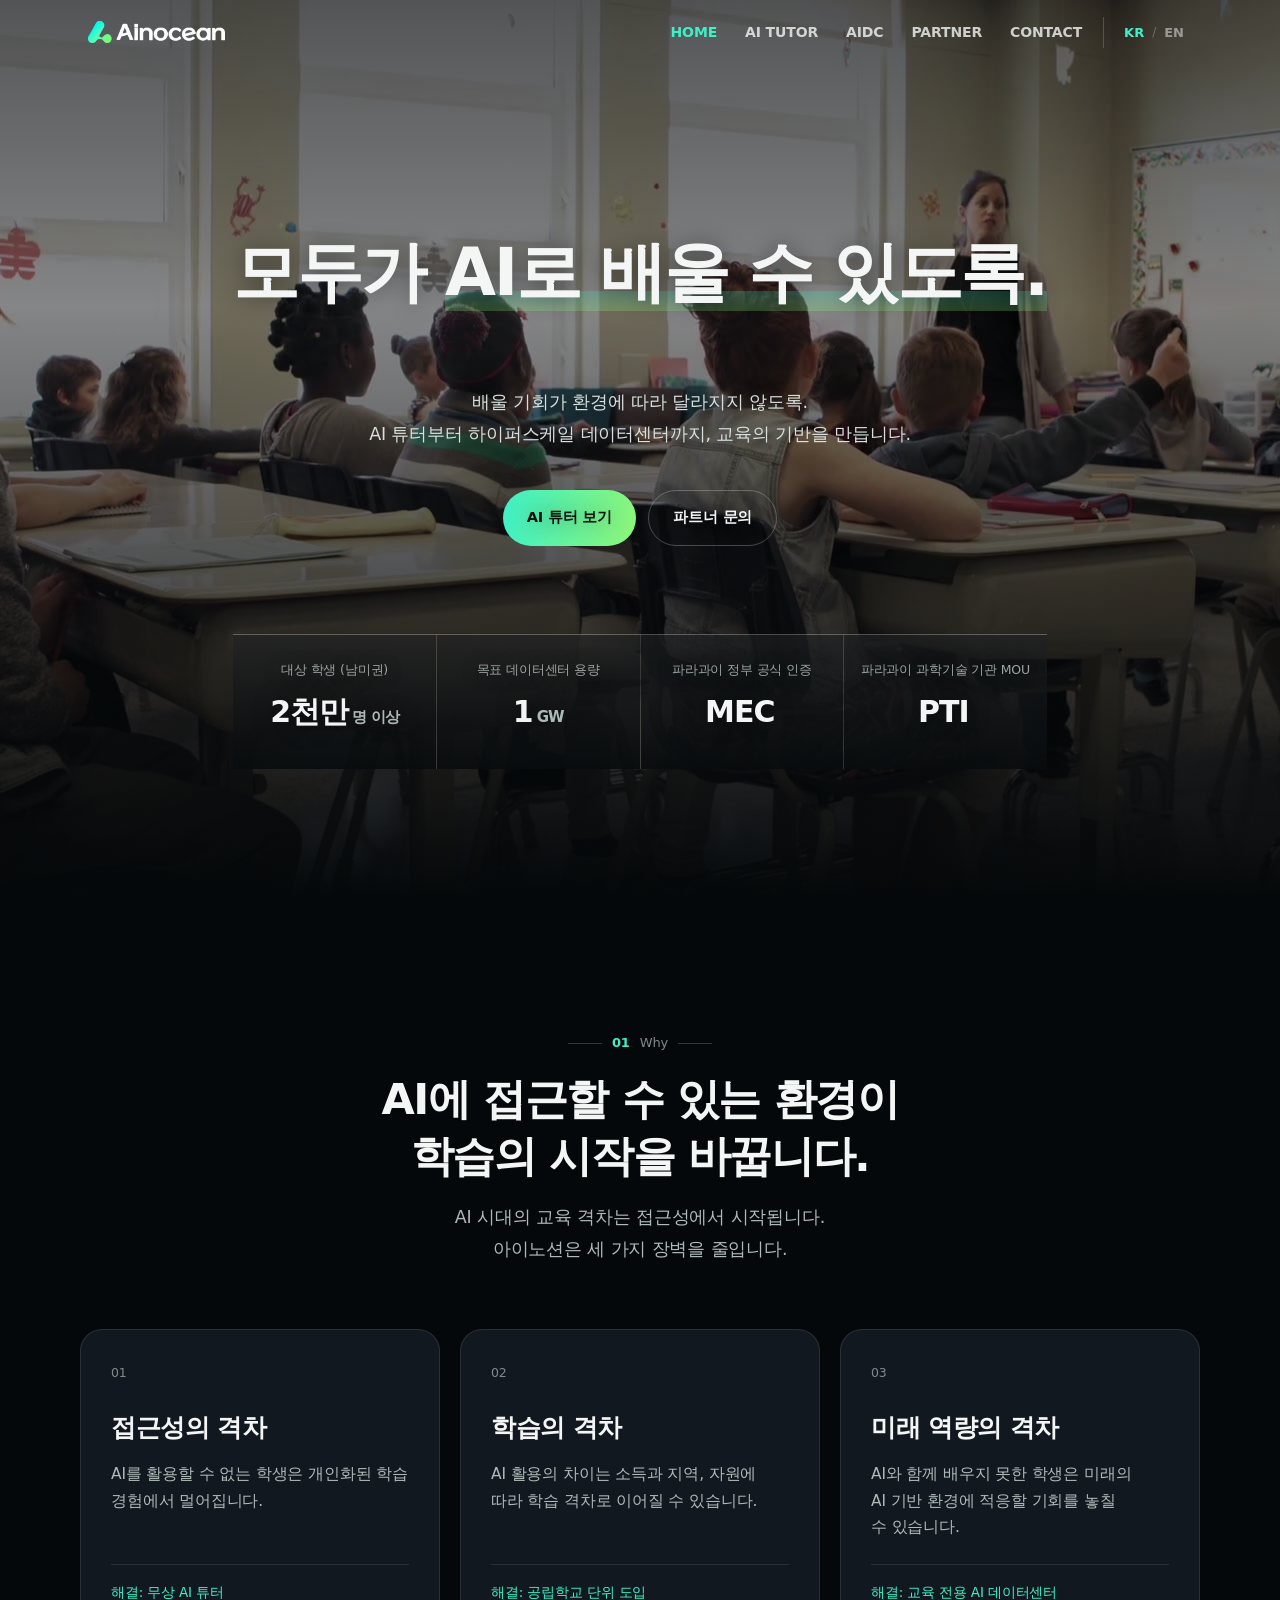
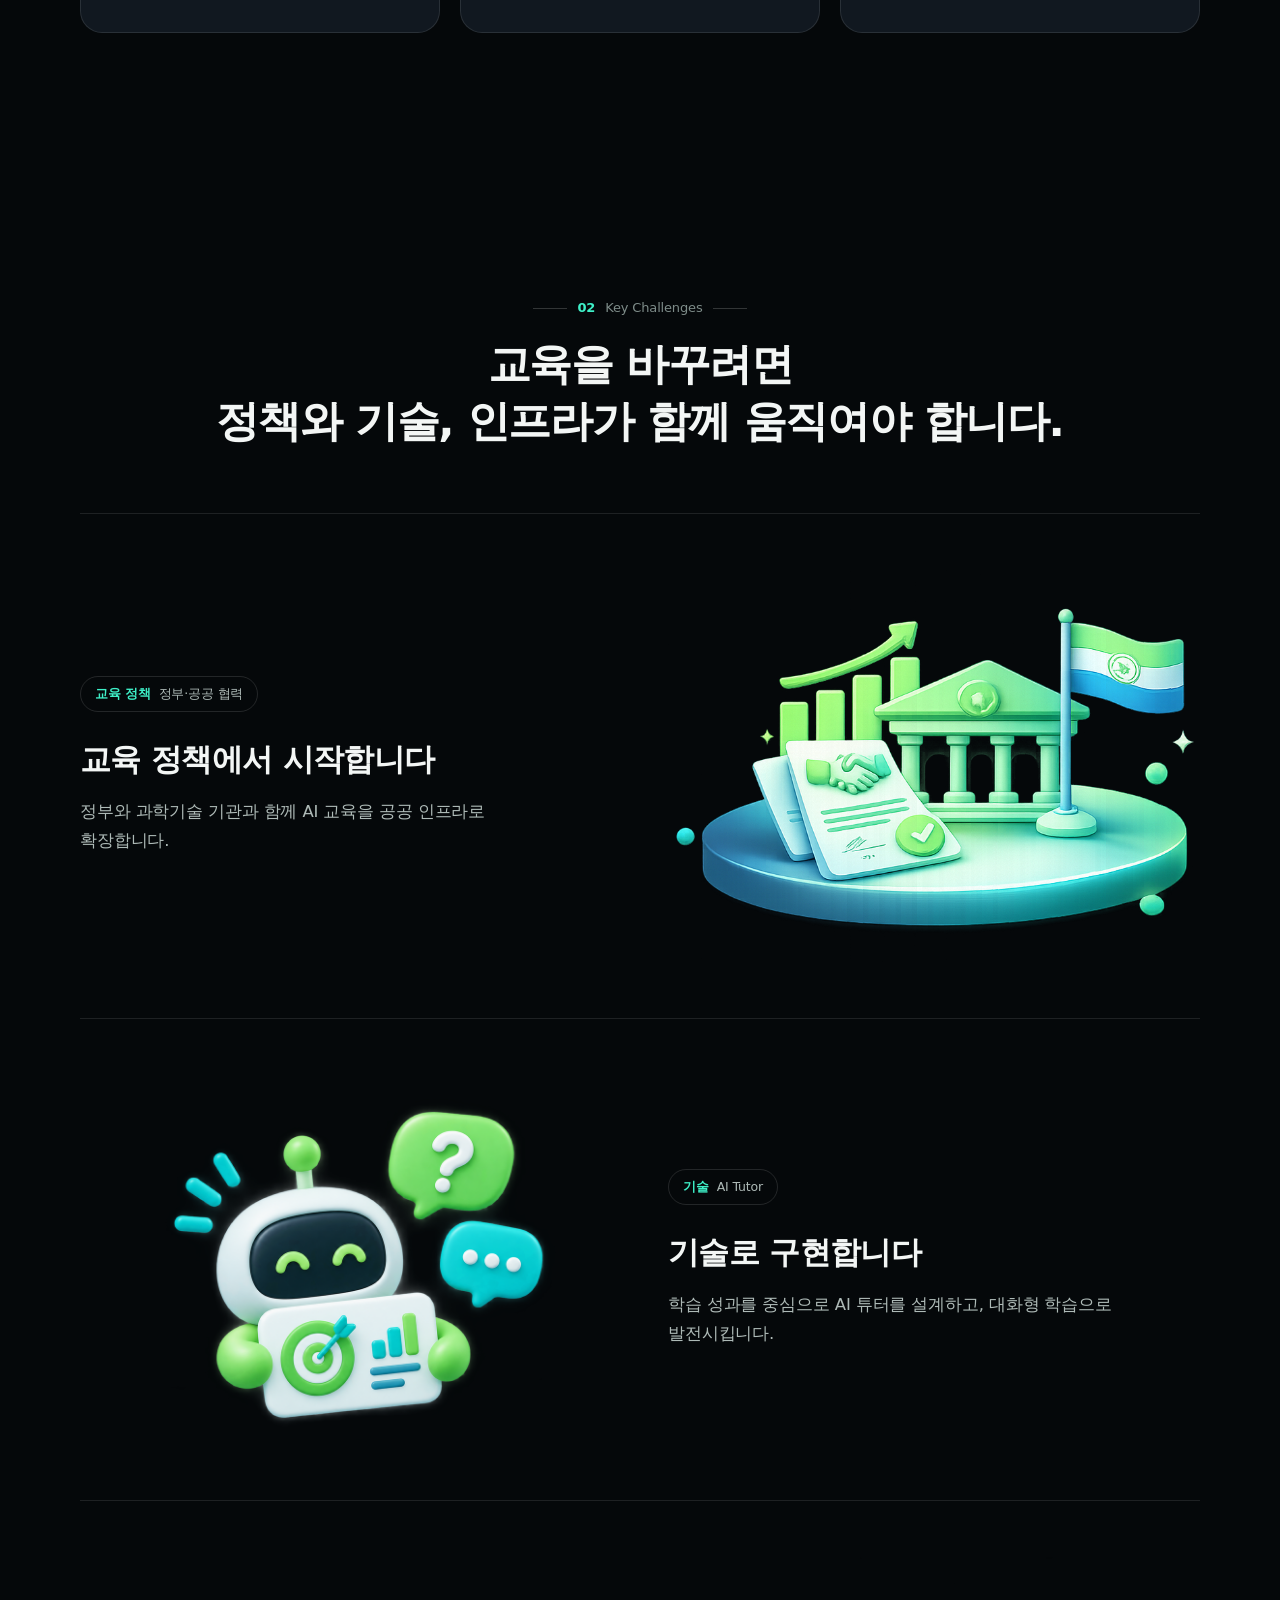
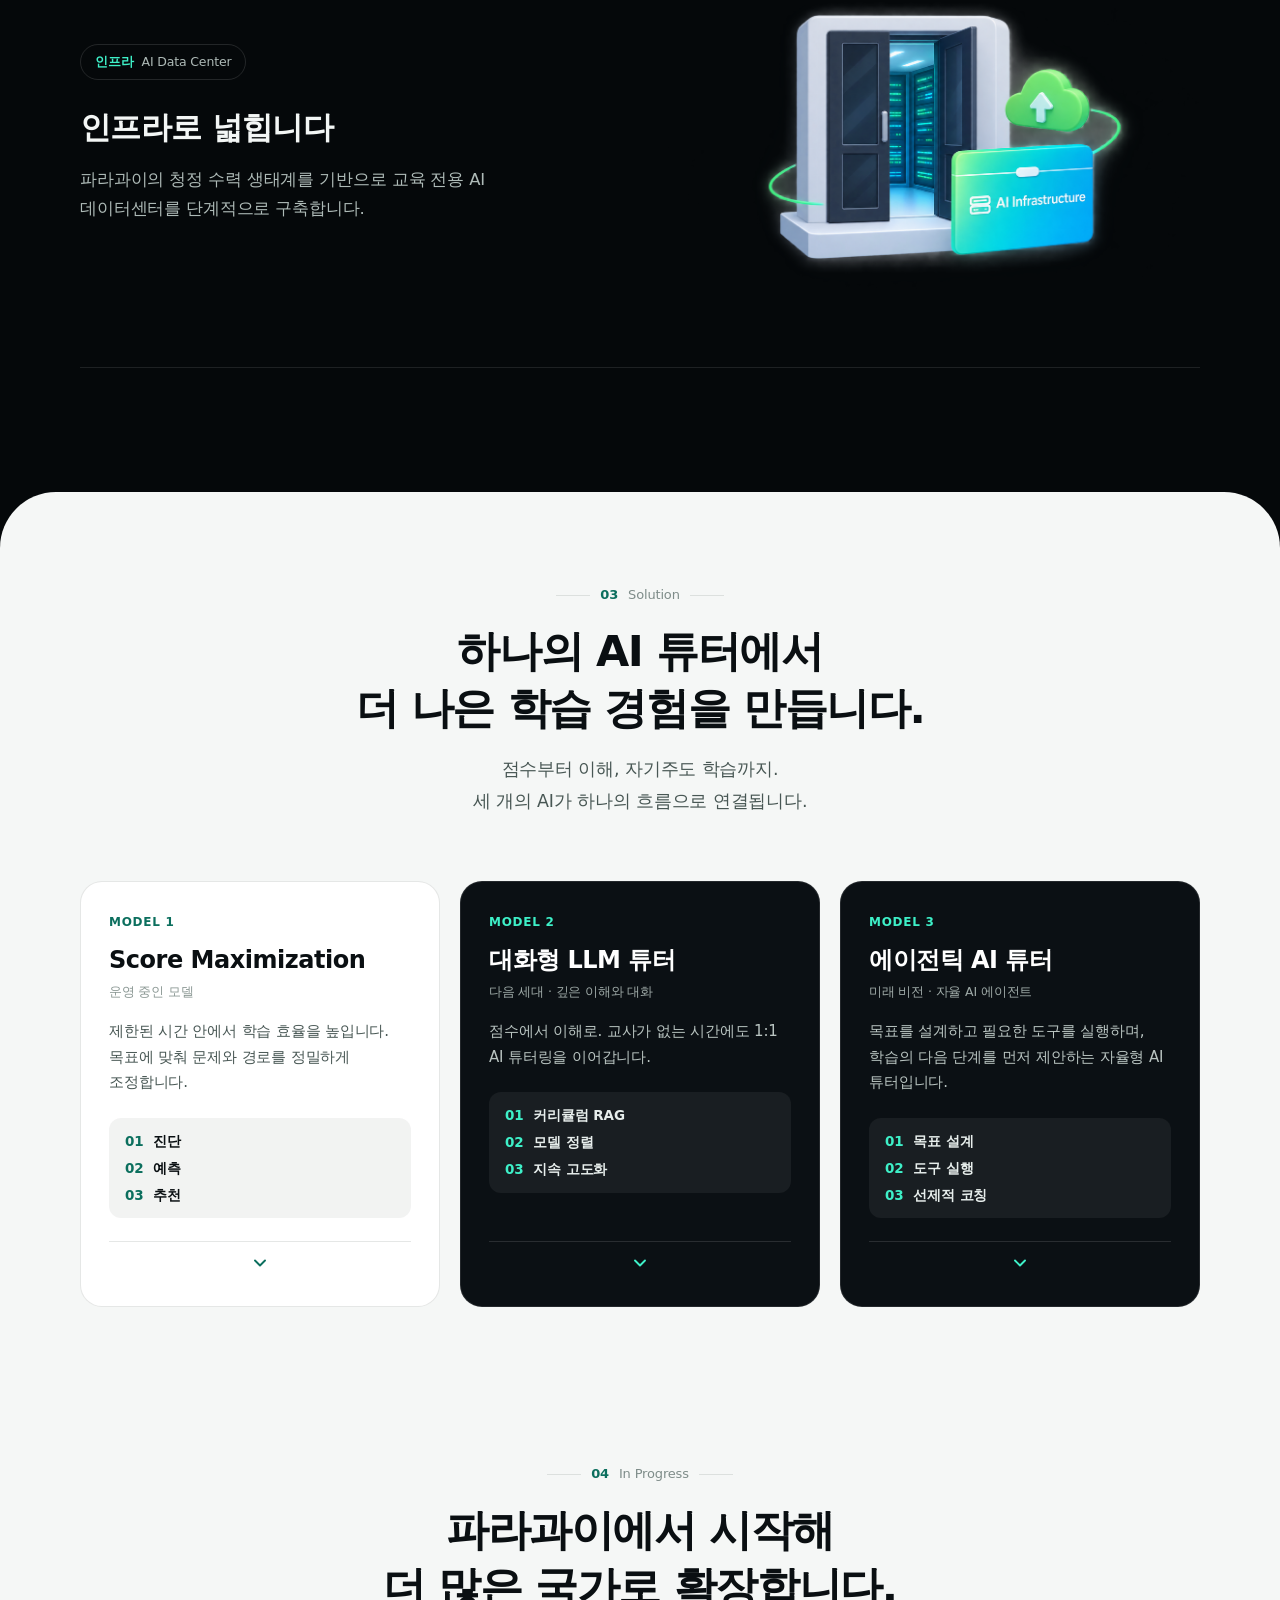
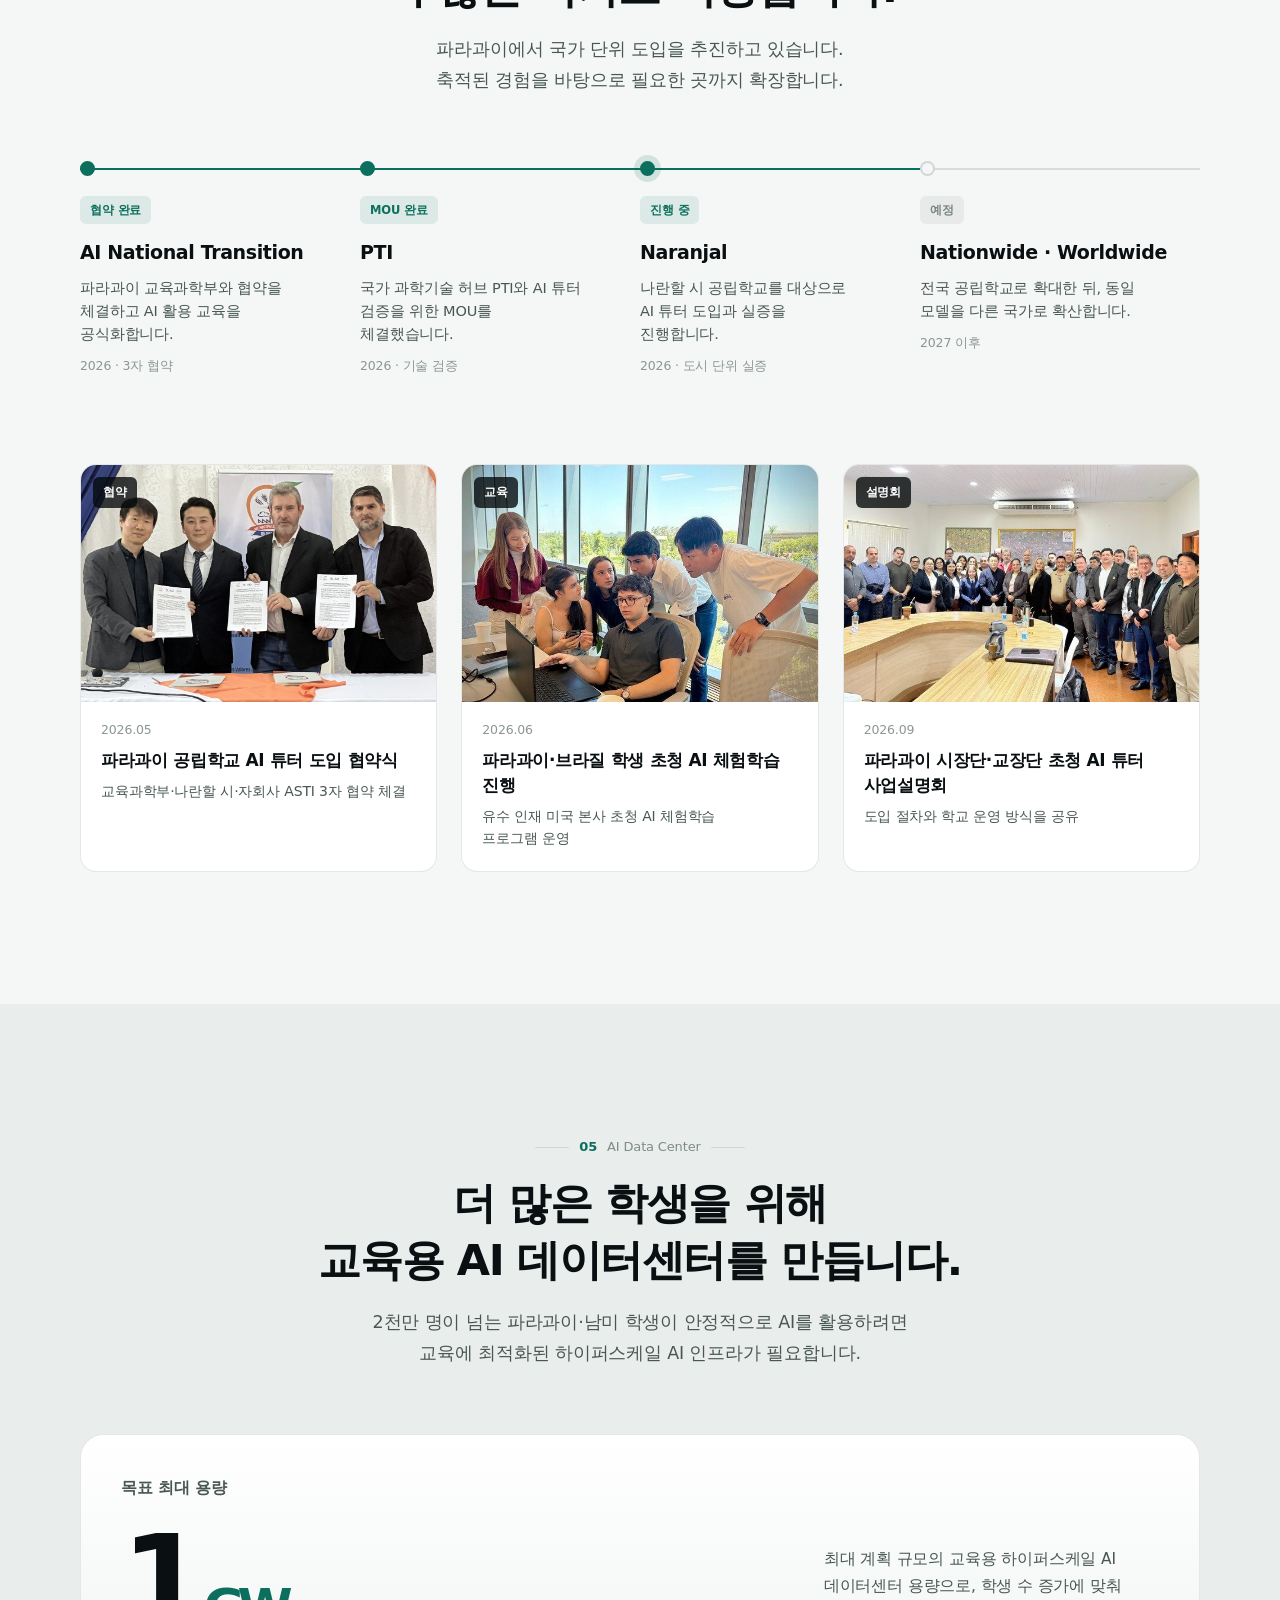
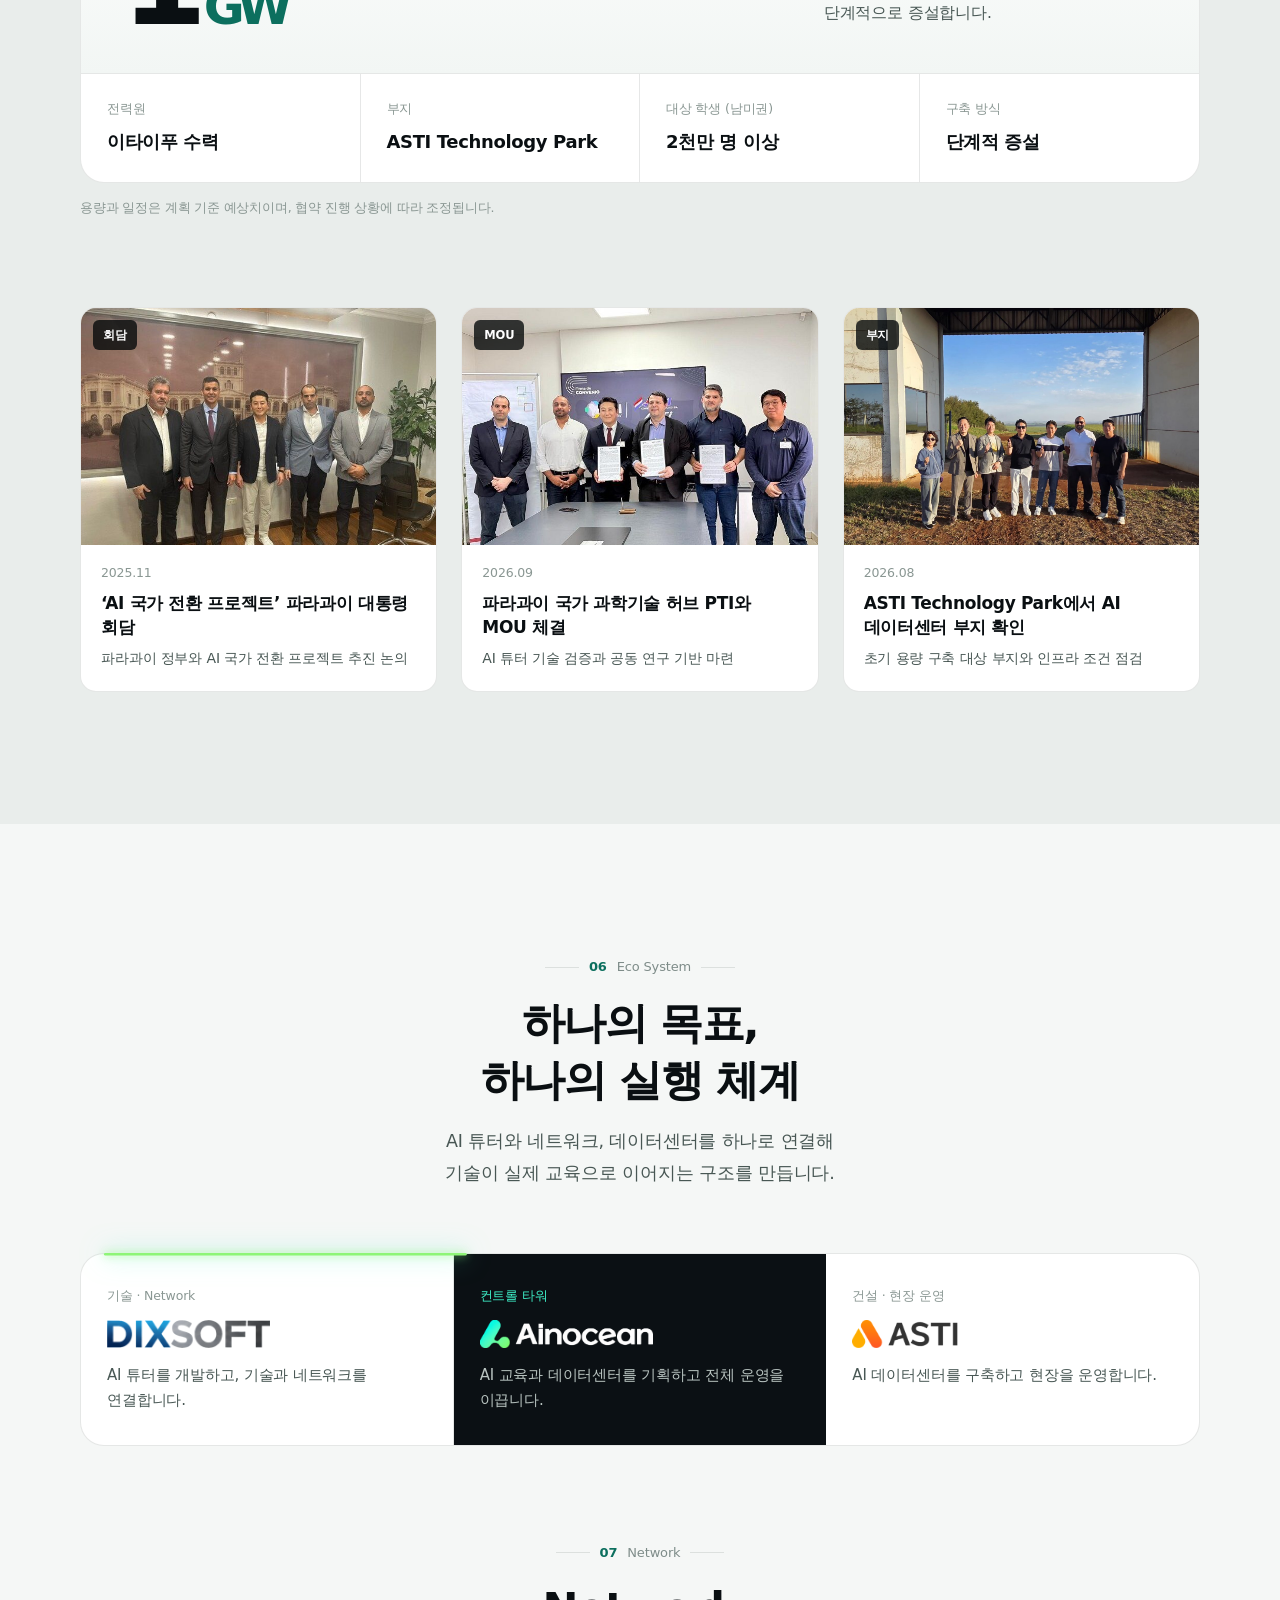
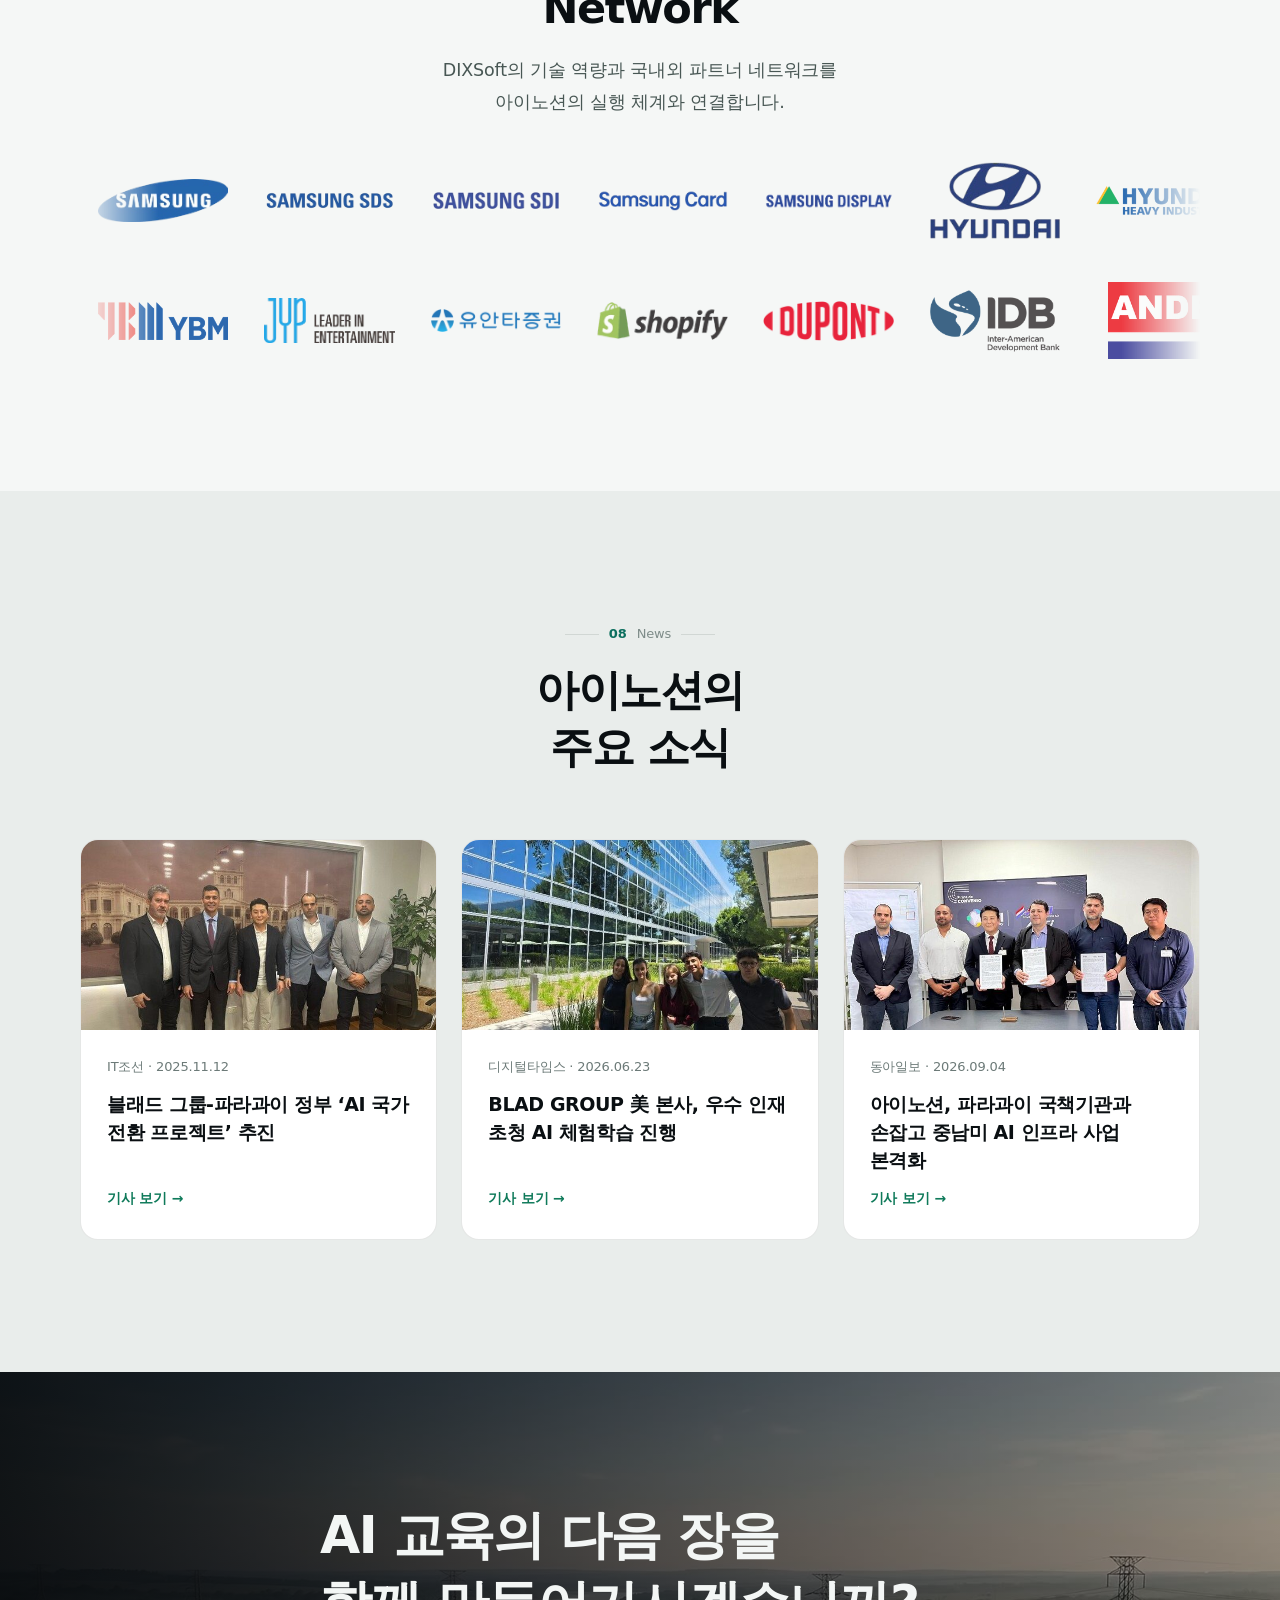
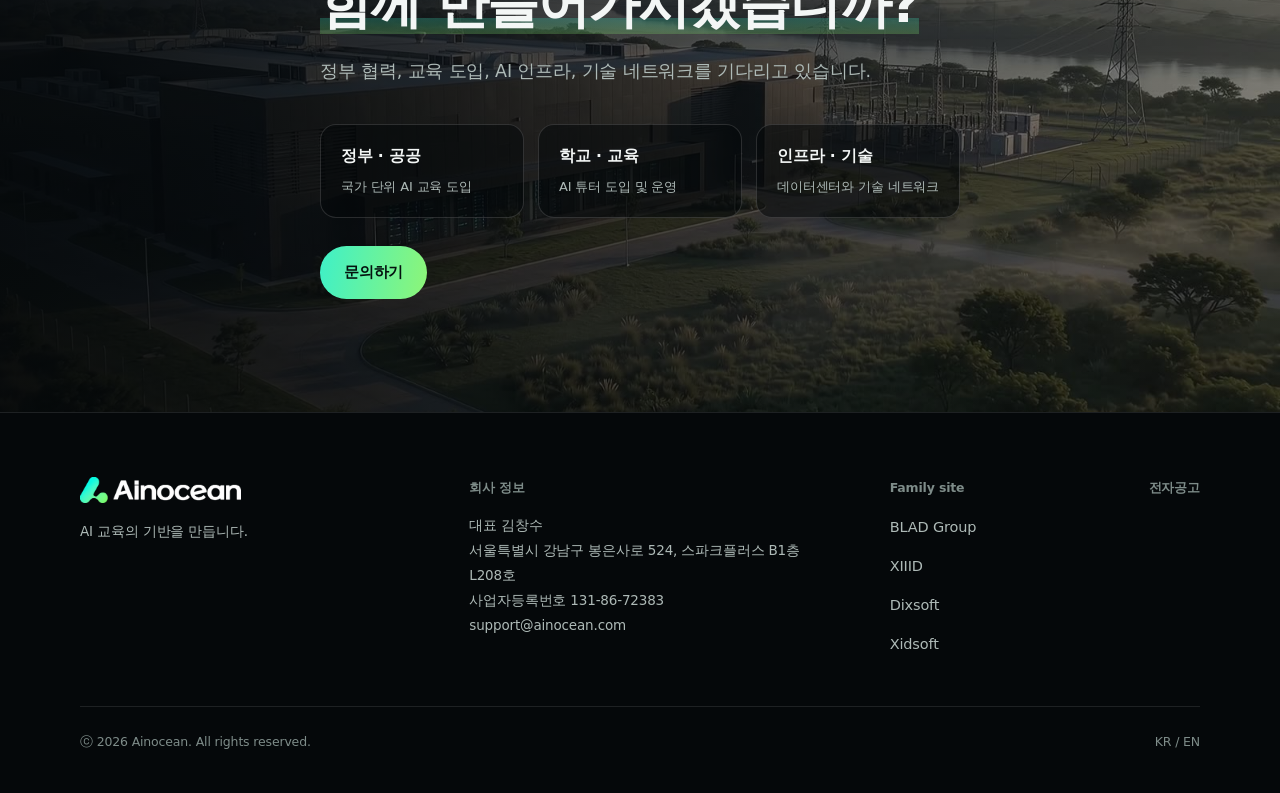
<file: kr.html>
<!DOCTYPE html>
<html lang="ko">
<head>
<meta charset="utf-8">
<meta name="viewport" content="width=device-width, initial-scale=1">
<title>아이노션</title>
<meta name="description" content="아이노션은 AI 튜터에서 AI 데이터센터까지, 더 많은 학생이 AI와 함께 배울 수 있는 교육 인프라를 만듭니다.">
<meta name="theme-color" content="#05080A">
<link rel="canonical" href="https://www.ainocean.com/">
<link rel="alternate" hreflang="ko" href="kr.html">
<link rel="alternate" hreflang="en" href="index.html">
<meta property="og:type" content="website">
<meta property="og:title" content="아이노션 Ainocean — AI 교육의 기반을 만듭니다">
<meta property="og:description" content="AI 튜터부터 하이퍼스케일 AI 데이터센터까지. 파라과이에서 시작하는 국가 단위 AI 교육 인프라.">
<meta property="og:image" content="assets/img/hero-poster.jpg">
<meta property="og:locale" content="ko_KR">
<link rel="icon" href="assets/logo/ainocean-mark.png" type="image/png">
<link rel="apple-touch-icon" href="assets/logo/ainocean-mark.png">
<link rel="stylesheet" href="css/style.css?v=original-restored-20261112">
</head>
<body>

<!-- ===== top bar ===== -->
<header class="hdr">
  <div class="inner">
    <a class="brand" href="#home" aria-label="Ainocean 홈">
      <img src="assets/logo/ainocean-white.png" alt="Ainocean">
    </a>

    <button class="burger" type="button" aria-label="메뉴 열기" aria-expanded="false" aria-controls="site-menu">
      <span></span><span></span><span></span>
    </button>

    <div class="menu" id="site-menu">
      <nav class="nav" aria-label="주요 메뉴">
        <a href="#home">HOME</a>
        <a href="#ai-tutor">AI TUTOR</a>
        <a href="#aidc">AIDC</a>
        <a href="#partner">PARTNER</a>
        <a href="#contact">CONTACT</a>
      </nav>
      <div class="lang">
        <a href="kr.html" data-lang="ko" aria-current="page">KR</a>
        <span class="sep">/</span>
        <a href="index.html" data-lang="en">EN</a>
      </div>
    </div>
  </div>
</header>

<div id="ain-app">

<!-- ===== hero ===== -->
<section class="hero" id="home">
  <div class="ph"></div>
  <div class="vid">
    <video class="bgv" data-src="assets/video/hero.mp4" poster="assets/img/hero-poster.jpg"
           muted loop playsinline autoplay preload="none" tabindex="-1" aria-hidden="true"></video>
  </div>
  <div class="sc"></div>
  <div class="w hi">
    <h1>모두가 <span class="mk">AI로 배울 수 있도록.</span></h1>
    <p class="lead">배울 기회가 환경에 따라 달라지지 않도록. <br class="nb">AI 튜터부터 하이퍼스케일 데이터센터까지, 교육의 기반을 만듭니다.</p>
    <div class="cta">
      <a class="btn" href="#ai-tutor">AI 튜터 보기</a>
      <a class="btn g" href="#contact">파트너 문의</a>
    </div>
    <div class="kpi">
      <div><span>대상 학생 (남미권)</span><strong>2천만<em>명 이상</em></strong></div>
      <div><span>목표 데이터센터 용량</span><strong>1<em>GW</em></strong></div>
      <div><span>파라과이 정부 공식 인증</span><strong>MEC<em></em></strong></div>
      <div><span>파라과이 과학기술 기관 MOU</span><strong>PTI<em></em></strong></div>
    </div>
  </div>
</section>

<!-- ===== 01 Why ===== -->
<section class="s" id="why">
  <div class="w">
    <div class="hd">
      <p class="idx"><i></i><b>01</b> Why<i></i></p>
      <h2>AI에 접근할 수 있는 환경이 <br class="nb">학습의 시작을 바꿉니다.</h2>
      <p class="lead">AI 시대의 교육 격차는 접근성에서 시작됩니다. <br class="nb">아이노션은 세 가지 장벽을 줄입니다.</p>
    </div>
    <div class="g3">
      <div class="card">
        <p class="n">01</p>
        <h3>접근성의 격차</h3>
        <p>AI를 활용할 수 없는 학생은 개인화된 학습 경험에서 멀어집니다.</p>
        <p class="fx">해결: 무상 AI 튜터</p>
      </div>
      <div class="card">
        <p class="n">02</p>
        <h3>학습의 격차</h3>
        <p>AI 활용의 차이는 소득과 지역, 자원에 따라 학습 격차로 이어질 수 있습니다.</p>
        <p class="fx">해결: 공립학교 단위 도입</p>
      </div>
      <div class="card">
        <p class="n">03</p>
        <h3>미래 역량의 격차</h3>
        <p>AI와 함께 배우지 못한 학생은 미래의 AI 기반 환경에 적응할 기회를 놓칠 수 있습니다.</p>
        <p class="fx">해결: 교육 전용 AI 데이터센터</p>
      </div>
    </div>
  </div>
</section>

<!-- ===== 02 Key Challenges ===== -->
<section class="s" id="challenges">
  <div class="w">
    <div class="hd">
      <p class="idx"><i></i><b>02</b> Key Challenges<i></i></p>
      <h2>교육을 바꾸려면 <br class="nb">정책와 기술, 인프라가 함께 움직여야 합니다.</h2>
    </div>
    <div class="pl">
      <div class="tx">
        <span class="tag"><b>교육 정책</b> 정부·공공 협력</span>
        <h3>교육 정책에서 시작합니다</h3>
        <p>정부와 과학기술 기관과 함께 AI 교육을 공공 인프라로 확장합니다.</p>
      </div>
      <div><img src="assets/img/ill-policy.png" alt="정부·공공 협력을 나타내는 일러스트" loading="lazy"></div>
    </div>
    <div class="pl r">
      <div class="tx">
        <span class="tag"><b>기술</b> AI Tutor</span>
        <h3>기술로 구현합니다</h3>
        <p>학습 성과를 중심으로 AI 튜터를 설계하고, 대화형 학습으로 발전시킵니다.</p>
      </div>
      <div><img src="assets/img/ill-technology.png" alt="대화형 AI 튜터를 나타내는 일러스트" loading="lazy"></div>
    </div>
    <div class="pl">
      <div class="tx">
        <span class="tag"><b>인프라</b> AI Data Center</span>
        <h3>인프라로 넓힙니다</h3>
        <p>파라과이의 청정 수력 생태계를 기반으로 교육 전용 AI 데이터센터를 단계적으로 구축합니다.</p>
      </div>
      <div><img src="assets/img/ill-infrastructure.png" alt="AI 데이터센터 인프라를 나타내는 일러스트" loading="lazy"></div>
    </div>
  </div>
</section>

<div class="st"></div>

<!-- ===== 03 Solution ===== -->
<section class="s p" id="ai-tutor" style="padding-top:36px">
  <div class="w">
    <div class="hd">
      <p class="idx"><i></i><b>03</b> Solution<i></i></p>
      <h2>하나의 AI 튜터에서 <br class="nb">더 나은 학습 경험을 만듭니다.</h2>
      <p class="lead">점수부터 이해, 자기주도 학습까지. <br class="nb">세 개의 AI가 하나의 흐름으로 연결됩니다.</p>
    </div>
    <div class="mdl">
      <article class="mc">
        <p class="mn">MODEL 1</p>
        <h3>Score Maximization</h3>
        <p class="mst">운영 중인 모델</p>
        <p class="mds">제한된 시간 안에서 학습 효율을 높입니다. 목표에 맞춰 문제와 경로를 정밀하게 조정합니다.</p>
        <ol class="mfl">
          <li><b>01</b> 진단</li>
          <li><b>02</b> 예측</li>
          <li><b>03</b> 추천</li>
        </ol>
        <details class="mx">
          <summary aria-label="자세하게 보기"><svg class="chv" viewBox="0 0 20 20" aria-hidden="true" focusable="false"><path d="M5 7.5 10 12.5 15 7.5"/></svg></summary>
          <div class="mxb">
        <ul class="mft">
          <li><b>초고속 진단</b>5문항 이내의 적응형 문항으로 학생의 학력 수준을 정확하게 추정합니다.</li>
          <li><b>최적 학습 경로 추천</b>학습 시간당 점수 상승폭이 가장 큰 문항을 우선 제시합니다.</li>
          <li><b>검증된 기반</b>Riiid의 지식공간이론(KST)과 딥러닝 예측 모델을 기반으로 합니다.</li>
        </ul>
        <p class="mcq">3~5문항으로 75점을 예측하고, 원인 분석과 함께 89점에 닿는 맞춤 문제를 제공합니다.</p>
          </div>
        </details>
      </article>
      <article class="mc nx">
        <p class="mn">MODEL 2</p>
        <h3>대화형 LLM 튜터</h3>
        <p class="mst">다음 세대 · 깊은 이해와 대화</p>
        <p class="mds">점수에서 이해로. 교사가 없는 시간에도 1:1 AI 튜터링을 이어갑니다.</p>
        <ol class="mfl">
          <li><b>01</b> 커리큘럼 RAG</li>
          <li><b>02</b> 모델 정렬</li>
          <li><b>03</b> 지속 고도화</li>
        </ol>
        <details class="mx">
          <summary aria-label="자세하게 보기"><svg class="chv" viewBox="0 0 20 20" aria-hidden="true" focusable="false"><path d="M5 7.5 10 12.5 15 7.5"/></svg></summary>
          <div class="mxb">
        <ul class="mft">
          <li><b>커리큘럼 RAG 인덱싱</b>파라과이 공립 학교의 교과서와 교육과정 데이터베이스를 정밀하게 색인해 안전성과 정확성을 확보합니다.</li>
          <li><b>교사 참여형 RLHF</b>현직 파라과이 교사의 피드백으로 파인튜닝해 교육적 적합성을 맞춥니다.</li>
          <li><b>지속적 고도화</b>규칙 기반 로직에서 생성형 딥러닝으로 단계적으로 전환합니다.</li>
        </ul>
        <p class="mcq">파라과이 교실 환경에 최적화된 맞춤형 AI입니다.</p>
          </div>
        </details>
      </article>
      <article class="mc nx">
        <p class="mn">MODEL 3</p>
        <h3>에이전틱 AI 튜터</h3>
        <p class="mst">미래 비전 · 자율 AI 에이전트</p>
        <p class="mds">목표를 설계하고 필요한 도구를 실행하며, 학습의 다음 단계를 먼저 제안하는 자율형 AI 튜터입니다.</p>
        <ol class="mfl">
          <li><b>01</b> 목표 설계</li>
          <li><b>02</b> 도구 실행</li>
          <li><b>03</b> 선제적 코칭</li>
        </ol>
        <details class="mx">
          <summary aria-label="자세하게 보기"><svg class="chv" viewBox="0 0 20 20" aria-hidden="true" focusable="false"><path d="M5 7.5 10 12.5 15 7.5"/></svg></summary>
          <div class="mxb">
        <ul class="mft">
          <li><b>다단계 목표 분해</b>한 학기 교육과정 목표를 주 단위 개인 마일스톤으로 나눕니다.</li>
          <li><b>사전 오개념 탐지</b>망설이는 패턴과 인지적 병목을 실시간으로 살펴 오류가 굳기 전에 개입합니다.</li>
          <li><b>교사 코파일럿 연동</b>학생이 스스로 넘지 못하는 지점에 닿으면 담당 교사에게 즉시 알립니다.</li>
        </ul>
        <p class="mcq">학업 성취 전반을 이끄는 자율 AI 에이전트입니다.</p>
          </div>
        </details>
      </article>
    </div>
  </div>
</section>

<!-- ===== 04 In Progress ===== -->
<section class="s p" id="progress" style="padding-top:24px">
  <div class="w">
    <div class="hd">
      <p class="idx"><i></i><b>04</b> In Progress<i></i></p>
      <h2>파라과이에서 시작해 <br class="nb">더 많은 국가로 확장합니다.</h2>
      <p class="lead">파라과이에서 국가 단위 도입을 추진하고 있습니다. <br class="nb">축적된 경험을 바탕으로 필요한 곳까지 확장합니다.</p>
    </div>
    <div class="tl">
      <div class="dn"><div class="dt"></div><span class="cp">협약 완료</span><h3>AI National Transition</h3><p>파라과이 교육과학부와 협약을 체결하고 AI 활용 교육을 공식화합니다.</p><p class="wn">2026 · 3자 협약</p></div>
      <div class="dn"><div class="dt"></div><span class="cp">MOU 완료</span><h3>PTI</h3><p>국가 과학기술 허브 PTI와 AI 튜터 검증을 위한 MOU를 체결했습니다.</p><p class="wn">2026 · 기술 검증</p></div>
      <div class="nw"><div class="dt"></div><span class="cp">진행 중</span><h3>Naranjal</h3><p>나란할 시 공립학교를 대상으로 AI 튜터 도입과 실증을 진행합니다.</p><p class="wn">2026 · 도시 단위 실증</p></div>
      <div class="nx2"><div class="dt"></div><span class="cp">예정</span><h3>Nationwide · Worldwide</h3><p>전국 공립학교로 확대한 뒤, 동일 모델을 다른 국가로 확산합니다.</p><p class="wn">2027 이후</p></div>
    </div>
    <div class="nw3">
      <article class="nc">
        <div class="th" style="background-image:url(assets/img/gallery-agreement.jpg)"><span class="tg">협약</span></div>
        <div class="bd"><p class="wn">2026.05</p><h3>파라과이 공립학교 AI 튜터 도입 협약식</h3><p>교육과학부·나란할 시·자회사 ASTI 3자 협약 체결</p></div>
      </article>
      <article class="nc">
        <div class="th" style="background-image:url(assets/img/gallery-workshop.jpg)"><span class="tg">교육</span></div>
        <div class="bd"><p class="wn">2026.06</p><h3>파라과이·브라질 학생 초청 AI 체험학습 진행</h3><p>유수 인재 미국 본사 초청 AI 체험학습 프로그램 운영</p></div>
      </article>
      <article class="nc">
        <div class="th" style="background-image:url(assets/img/gallery-briefing.jpg)"><span class="tg">설명회</span></div>
        <div class="bd"><p class="wn">2026.09</p><h3>파라과이 시장단·교장단 초청 AI 튜터 사업설명회</h3><p>도입 절차와 학교 운영 방식을 공유</p></div>
      </article>
    </div>
  </div>
</section>

<!-- ===== 05 AI Data Center ===== -->
<section class="s p2" id="aidc">
  <div class="w">
    <div class="hd">
      <p class="idx"><i></i><b>05</b> AI Data Center<i></i></p>
      <h2>더 많은 학생을 위해 <br class="nb">교육용 AI 데이터센터를 만듭니다.</h2>
      <p class="lead">2천만 명이 넘는 파라과이·남미 학생이 안정적으로 AI를 활용하려면 <br class="nb">교육에 최적화된 하이퍼스케일 AI 인프라가 필요합니다.</p>
    </div>
    <div class="cap">
      <div class="tp">
        <div>
          <p class="tl2">목표 최대 용량</p>
          <div class="big">1<em>GW</em></div>
        </div>
        <p>최대 계획 규모의 교육용 하이퍼스케일 AI 데이터센터 용량으로, 학생 수 증가에 맞춰 단계적으로 증설합니다.</p>
      </div>
      <div class="fct">
        <div><span>전력원</span><strong>이타이푸 수력</strong></div>
        <div><span>부지</span><strong>ASTI Technology Park</strong></div>
        <div><span>대상 학생 (남미권)</span><strong>2천만 명 이상</strong></div>
        <div><span>구축 방식</span><strong>단계적 증설</strong></div>
      </div>
    </div>
    <p class="note">용량과 일정은 계획 기준 예상치이며, 협약 진행 상황에 따라 조정됩니다.</p>
    <div class="nw3">
      <article class="nc">
        <div class="th" style="background-image:url(assets/img/gallery-president.jpg)"><span class="tg">회담</span></div>
        <div class="bd"><p class="wn">2025.11</p><h3>‘AI 국가 전환 프로젝트’ 파라과이 대통령 회담</h3><p>파라과이 정부와 AI 국가 전환 프로젝트 추진 논의</p></div>
      </article>
      <article class="nc">
        <div class="th" style="background-image:url(assets/img/gallery-pti-mou.jpg)"><span class="tg">MOU</span></div>
        <div class="bd"><p class="wn">2026.09</p><h3>파라과이 국가 과학기술 허브 PTI와 MOU 체결</h3><p>AI 튜터 기술 검증과 공동 연구 기반 마련</p></div>
      </article>
      <article class="nc">
        <div class="th" style="background-image:url(assets/img/gallery-site.jpg)"><span class="tg">부지</span></div>
        <div class="bd"><p class="wn">2026.08</p><h3>ASTI Technology Park에서 AI 데이터센터 부지 확인</h3><p>초기 용량 구축 대상 부지와 인프라 조건 점검</p></div>
      </article>
    </div>
  </div>
</section>

<!-- ===== 06 Eco System + 07 Partnership ===== -->
<section class="s p" id="eco">
  <div class="w">
    <div class="hd">
      <p class="idx"><i></i><b>06</b> Eco System<i></i></p>
      <h2>하나의 목표,<br>하나의 실행 체계</h2>
      <p class="lead">AI 튜터와 네트워크, 데이터센터를 하나로 연결해 <br class="nb">기술이 실제 교육으로 이어지는 구조를 만듭니다.</p>
    </div>
    <div class="ecow" data-tracer>
      <svg class="tracer" aria-hidden="true" focusable="false"><rect/></svg>
    <div class="eco">
      <div>
        <p class="rl">기술 · Network</p>
        <h3 class="lgh"><img src="assets/logo/dixsoft.png" alt="DIXSoft" loading="lazy"></h3>
        <p>AI 튜터를 개발하고, 기술과 네트워크를 연결합니다.</p>
      </div>
      <div class="co">
        <p class="rl">컨트롤 타워</p>
        <h3 class="lgh"><img src="assets/logo/ainocean-white.png" alt="Ainocean" loading="lazy"></h3>
        <p>AI 교육과 데이터센터를 기획하고 전체 운영을 이끕니다.</p>
      </div>
      <div>
        <p class="rl">건설 · 현장 운영</p>
        <h3 class="lgh"><img src="assets/logo/asti.png" alt="ASTI" loading="lazy"></h3>
        <p>AI 데이터센터를 구축하고 현장을 운영합니다.</p>
      </div>
    </div>
    </div>

    <div class="hd" id="partner" style="margin:96px 0 40px">
      <p class="idx"><i></i><b>07</b> Network<i></i></p>
      <h2>Network</h2>
      <p class="lead">DIXSoft의 기술 역량과 국내외 파트너 네트워크를 <br class="nb">아이노션의 실행 체계와 연결합니다.</p>
    </div>
    <div class="mq" role="img" aria-label="파트너 및 고객사 로고">
      <div class="mqr">
        <div class="mqg"><div class="mqi"><img src="assets/partners/samsung.png" alt="Samsung" loading="lazy"></div><div class="mqi"><img src="assets/partners/samsung-sds.png" alt="Samsung SDS" loading="lazy"></div><div class="mqi"><img src="assets/partners/samsung-sdi.png" alt="Samsung SDI" loading="lazy"></div><div class="mqi"><img src="assets/partners/samsung-card.png" alt="삼성카드" loading="lazy"></div><div class="mqi"><img src="assets/partners/samsung-display.png" alt="Samsung Display" loading="lazy"></div><div class="mqi"><img src="assets/partners/hyundai.png" alt="현대자동차" loading="lazy"></div><div class="mqi"><img src="assets/partners/hyundai-heavy.png" alt="HD현대중공업" loading="lazy"></div><div class="mqi"><img src="assets/partners/sk.png" alt="SK" loading="lazy"></div><div class="mqi"><img src="assets/partners/kt.png" alt="KT" loading="lazy"></div><div class="mqi"><img src="assets/partners/hanwha-total.png" alt="한화토탈에너지스" loading="lazy"></div><div class="mqi"><img src="assets/partners/kyungshin.png" alt="경신" loading="lazy"></div><div class="mqi"><img src="assets/partners/pulmuone.png" alt="풀무원" loading="lazy"></div><div class="mqi"><img src="assets/partners/korea-gas.png" alt="한국가스공사" loading="lazy"></div><div class="mqi"><img src="assets/partners/korea-expressway.png" alt="한국도로공사" loading="lazy"></div><div class="mqi"><img src="assets/partners/keri-kr.png" alt="한국전기연구원" loading="lazy"></div><div class="mqi"><img src="assets/partners/seoul.png" alt="서울특별시" loading="lazy"></div><div class="mqi"><img src="assets/partners/yonsei.png" alt="연세대학교" loading="lazy"></div></div>
        <div class="mqg" aria-hidden="true"><div class="mqi"><img src="assets/partners/samsung.png" alt="Samsung" loading="lazy"></div><div class="mqi"><img src="assets/partners/samsung-sds.png" alt="Samsung SDS" loading="lazy"></div><div class="mqi"><img src="assets/partners/samsung-sdi.png" alt="Samsung SDI" loading="lazy"></div><div class="mqi"><img src="assets/partners/samsung-card.png" alt="삼성카드" loading="lazy"></div><div class="mqi"><img src="assets/partners/samsung-display.png" alt="Samsung Display" loading="lazy"></div><div class="mqi"><img src="assets/partners/hyundai.png" alt="현대자동차" loading="lazy"></div><div class="mqi"><img src="assets/partners/hyundai-heavy.png" alt="HD현대중공업" loading="lazy"></div><div class="mqi"><img src="assets/partners/sk.png" alt="SK" loading="lazy"></div><div class="mqi"><img src="assets/partners/kt.png" alt="KT" loading="lazy"></div><div class="mqi"><img src="assets/partners/hanwha-total.png" alt="한화토탈에너지스" loading="lazy"></div><div class="mqi"><img src="assets/partners/kyungshin.png" alt="경신" loading="lazy"></div><div class="mqi"><img src="assets/partners/pulmuone.png" alt="풀무원" loading="lazy"></div><div class="mqi"><img src="assets/partners/korea-gas.png" alt="한국가스공사" loading="lazy"></div><div class="mqi"><img src="assets/partners/korea-expressway.png" alt="한국도로공사" loading="lazy"></div><div class="mqi"><img src="assets/partners/keri-kr.png" alt="한국전기연구원" loading="lazy"></div><div class="mqi"><img src="assets/partners/seoul.png" alt="서울특별시" loading="lazy"></div><div class="mqi"><img src="assets/partners/yonsei.png" alt="연세대학교" loading="lazy"></div></div>
      </div>
      <div class="mqr rev">
        <div class="mqg"><div class="mqi"><img src="assets/partners/ybm.png" alt="YBM" loading="lazy"></div><div class="mqi"><img src="assets/partners/jyp.png" alt="JYP Entertainment" loading="lazy"></div><div class="mqi"><img src="assets/partners/yuanta.png" alt="유안타증권" loading="lazy"></div><div class="mqi"><img src="assets/partners/shopify.png" alt="Shopify" loading="lazy"></div><div class="mqi"><img src="assets/partners/dupont.png" alt="DuPont" loading="lazy"></div><div class="mqi"><img src="assets/partners/idb.png" alt="IDB" loading="lazy"></div><div class="mqi"><img src="assets/partners/ande.png" alt="ANDE" loading="lazy"></div><div class="mqi"><img src="assets/partners/renova.png" alt="Renova" loading="lazy"></div><div class="mqi"><img src="assets/partners/avikus.png" alt="Avikus" loading="lazy"></div><div class="mqi"><img src="assets/partners/phantom-ai.png" alt="Phantom AI" loading="lazy"></div><div class="mqi"><img src="assets/partners/roboticslab.png" alt="RoboticsLab" loading="lazy"></div><div class="mqi"><img src="assets/partners/3dtada.png" alt="3DTADA" loading="lazy"></div><div class="mqi"><img src="assets/partners/theplan-g.png" alt="The Plan G" loading="lazy"></div><div class="mqi"><img src="assets/partners/carrot-global.png" alt="Carrot Global" loading="lazy"></div><div class="mqi"><img src="assets/partners/cg-education.png" alt="CG Education" loading="lazy"></div><div class="mqi"><img src="assets/partners/eagle.png" alt="Eagle" loading="lazy"></div><div class="mqi"><img src="assets/partners/mail.png" alt="매일유업" loading="lazy"></div></div>
        <div class="mqg" aria-hidden="true"><div class="mqi"><img src="assets/partners/ybm.png" alt="YBM" loading="lazy"></div><div class="mqi"><img src="assets/partners/jyp.png" alt="JYP Entertainment" loading="lazy"></div><div class="mqi"><img src="assets/partners/yuanta.png" alt="유안타증권" loading="lazy"></div><div class="mqi"><img src="assets/partners/shopify.png" alt="Shopify" loading="lazy"></div><div class="mqi"><img src="assets/partners/dupont.png" alt="DuPont" loading="lazy"></div><div class="mqi"><img src="assets/partners/idb.png" alt="IDB" loading="lazy"></div><div class="mqi"><img src="assets/partners/ande.png" alt="ANDE" loading="lazy"></div><div class="mqi"><img src="assets/partners/renova.png" alt="Renova" loading="lazy"></div><div class="mqi"><img src="assets/partners/avikus.png" alt="Avikus" loading="lazy"></div><div class="mqi"><img src="assets/partners/phantom-ai.png" alt="Phantom AI" loading="lazy"></div><div class="mqi"><img src="assets/partners/roboticslab.png" alt="RoboticsLab" loading="lazy"></div><div class="mqi"><img src="assets/partners/3dtada.png" alt="3DTADA" loading="lazy"></div><div class="mqi"><img src="assets/partners/theplan-g.png" alt="The Plan G" loading="lazy"></div><div class="mqi"><img src="assets/partners/carrot-global.png" alt="Carrot Global" loading="lazy"></div><div class="mqi"><img src="assets/partners/cg-education.png" alt="CG Education" loading="lazy"></div><div class="mqi"><img src="assets/partners/eagle.png" alt="Eagle" loading="lazy"></div><div class="mqi"><img src="assets/partners/mail.png" alt="매일유업" loading="lazy"></div></div>
      </div>
    </div>
  </div>
</section>

<!-- ===== 08 News ===== -->
<section class="s p2" id="news">
  <div class="w">
    <div class="hd">
      <p class="idx"><i></i><b>08</b> News<i></i></p>
      <h2>아이노션의 <br class="nb">주요 소식</h2>
    </div>
    <div class="nws">
      <a class="na" href="https://it.chosun.com/news/articleView.html?idxno=2023092150841" target="_blank" rel="noopener">
        <div class="nth" style="background-image:url(assets/img/news-ai-national-transition.jpg)"></div>
        <div class="nbd">
          <p class="wn">IT조선 · 2025.11.12</p>
          <h3>블래드 그룹-파라과이 정부 ‘AI 국가 전환 프로젝트’ 추진</h3>
          <span class="ar">기사 보기 →</span>
        </div>
      </a>
      <a class="na" href="https://n.news.naver.com/mnews/article/029/0003033144?sid=105" target="_blank" rel="noopener">
        <div class="nth" style="background-image:url(assets/img/news-us-hq-workshop.jpg)"></div>
        <div class="nbd">
          <p class="wn">디지털타임스 · 2026.06.23</p>
          <h3>BLAD GROUP 美 본사, 우수 인재 초청 AI 체험학습 진행</h3>
          <span class="ar">기사 보기 →</span>
        </div>
      </a>
      <a class="na" href="https://www.donga.com/news/Economy/article/all/20260904/134606505/1" target="_blank" rel="noopener">
        <div class="nth" style="background-image:url(assets/img/news-latam-infra.jpg)"></div>
        <div class="nbd">
          <p class="wn">동아일보 · 2026.09.04</p>
          <h3>아이노션, 파라과이 국책기관과 손잡고 중남미 AI 인프라 사업 본격화</h3>
          <span class="ar">기사 보기 →</span>
        </div>
      </a>
    </div>
  </div>
</section>

<!-- ===== Contact ===== -->
<section class="fin" id="contact">
  <div class="ph"></div>
  <div class="vid">
    <video class="bgv" data-src="assets/video/contact.mp4" poster="assets/img/contact-poster.jpg"
           muted loop playsinline autoplay preload="none" tabindex="-1" aria-hidden="true"></video>
  </div>
  <div class="sc"></div>
  <div class="w">
    <h2>AI 교육의 다음 장을<br><span class="mk">함께 만들어가시겠습니까?</span></h2>
    <p class="lead">정부 협력, 교육 도입, AI 인프라, 기술 네트워크를 기다리고 있습니다.</p>
    <div class="rt">
      <div><b>정부 · 공공</b><span>국가 단위 AI 교육 도입</span></div>
      <div><b>학교 · 교육</b><span>AI 튜터 도입 및 운영</span></div>
      <div><b>인프라 · 기술</b><span>데이터센터와 기술 네트워크</span></div>
    </div>
    <a class="btn" href="mailto:support@ainocean.com">문의하기</a>
  </div>
</section>

<!-- ===== footer ===== -->
<footer class="ft">
  <div class="w">
    <div class="fg">
      <div>
        <img class="lg" src="assets/logo/ainocean-white.png" alt="Ainocean">
        <p style="max-width:32ch">AI 교육의 기반을 만듭니다.</p>
      </div>
      <div>
        <h4>회사 정보</h4>
        <p>대표 김창수<br>
        서울특별시 강남구 봉은사로 524, 스파크플러스 B1층 L208호<br>
        사업자등록번호 131-86-72383<br>
        support@ainocean.com</p>
      </div>
      <div>
        <div style="display:flex;align-items:baseline;justify-content:space-between;gap:2px">
          <h4 style="flex:0 0 auto">Family site</h4>
          <h4 style="flex:0 0 auto"><a href="/notice.html" style="color:inherit;font:inherit;text-decoration:none;white-space:nowrap">전자공고</a></h4>
        </div>
        <ul class="fs">
          <li><a href="https://blad.ai/" target="_blank" rel="noopener">BLAD Group</a></li>
          <li><a href="https://xiiid.ai/" target="_blank" rel="noopener">XIIID</a></li>
          <li><a href="https://dixsoft.kr/" target="_blank" rel="noopener">Dixsoft</a></li>
          <li><a href="https://xidsoft.com/" target="_blank" rel="noopener">Xidsoft</a></li>
        </ul>
      </div>
    </div>
    <div class="fb">
      <span>ⓒ 2026 Ainocean. All rights reserved.</span>
      <span><a href="kr.html">KR</a> / <a href="index.html">EN</a></span>
    </div>
  </div>
</footer>

</div>

<script src="js/main.js?v=original-restored-20261112" defer></script>
</body>
</html>
</file>
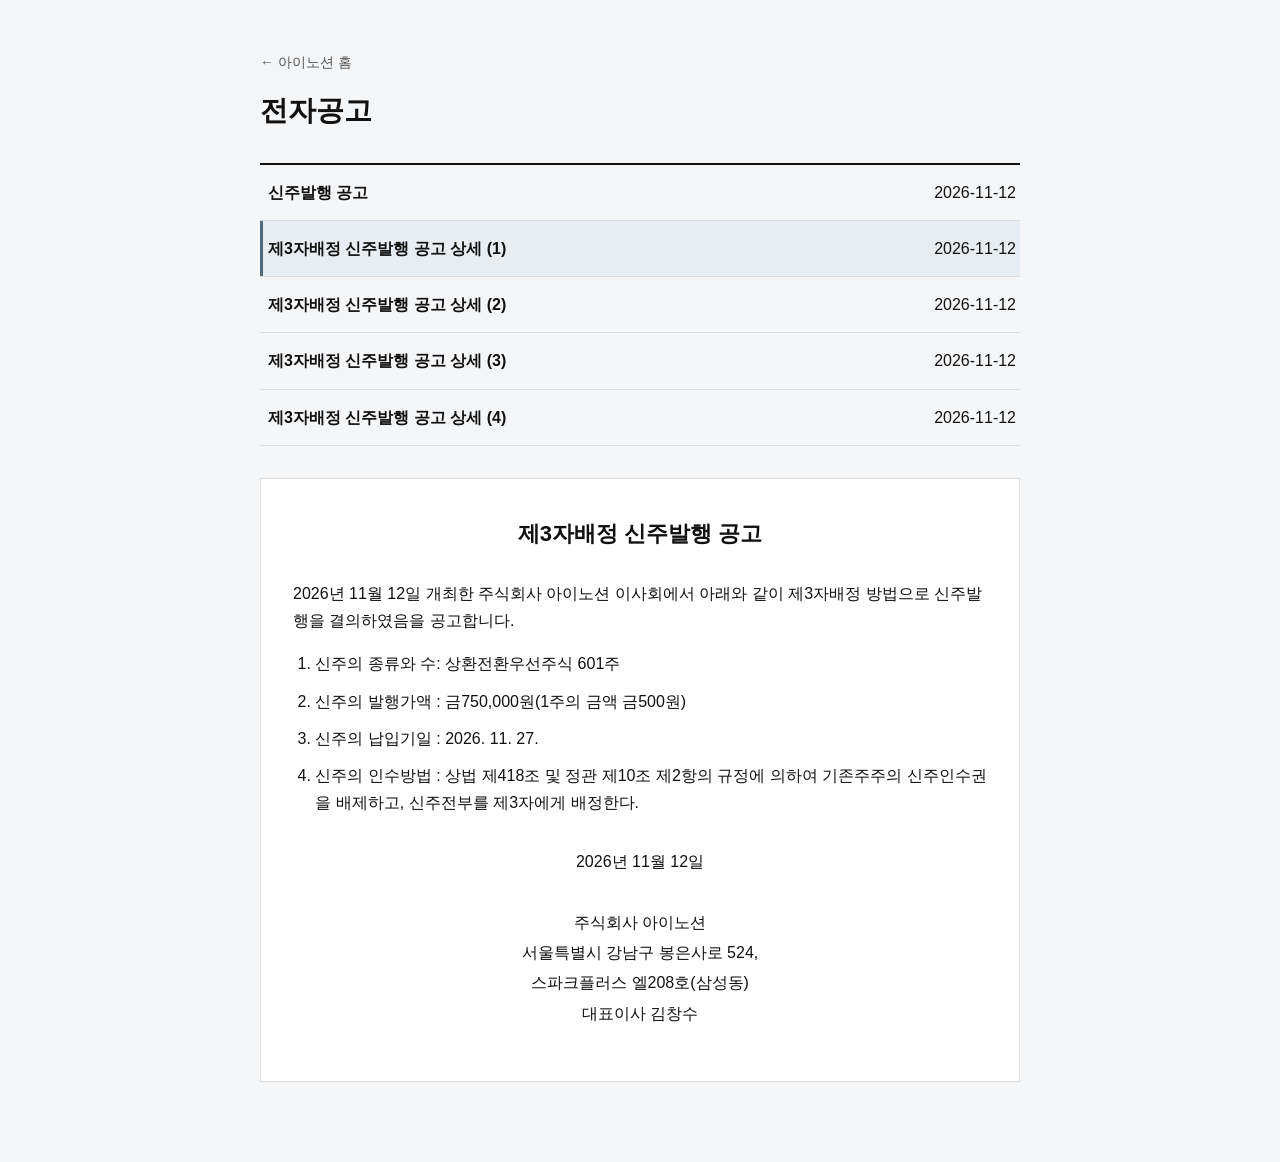
<file: notice-2.html>
<!doctype html>
<html lang="ko">
<head>
  <meta charset="utf-8">
  <meta name="viewport" content="width=device-width, initial-scale=1">
  <title>제3자배정 신주발행 공고 상세 (1) | 주식회사 아이노션</title>
  <style>
    body {
      margin: 0;
      background: #f5f6f8;
      color: #111;
      font-family: Pretendard, 'Apple SD Gothic Neo', 'Malgun Gothic', sans-serif;
      line-height: 1.7;
    }
    main { max-width: 760px; margin: 0 auto; padding: 48px 20px 80px; }
    .home { font-size: 14px; color: #555; text-decoration: none; }
    .home:hover { text-decoration: underline; }
    .home:focus-visible { outline: 2px solid #111; outline-offset: 4px; }
    h1 { font-size: 28px; margin: 12px 0 28px; }
    ul.list {
      list-style: none;
      padding: 0;
      margin: 0 0 32px;
      border-top: 2px solid #111;
    }
    ul.list li {
      padding: 14px 4px;
      border-bottom: 1px solid #ddd;
      display: flex;
      justify-content: space-between;
      gap: 12px;
    }
    ul.list a {
      color: #111;
      text-decoration: none;
      font-weight: 600;
    }
    article { background: #fff; border: 1px solid #ddd; padding: 36px 32px; }
    article h2 { text-align: center; font-size: 22px; margin: 0 0 28px; }
    ol { padding-left: 1.4em; }
    ol li { margin-bottom: 10px; }
    .date, .sign { text-align: center; margin-top: 32px; }
    .sign { line-height: 1.9; }
    @media print {
      body { background: #fff; }
      main { max-width: none; padding: 0; }
      .page-header { display: none; }
      article { border: 0; padding: 20mm 10mm; }
    }
    ul.list li:has(a[aria-current="page"]) {
      background: #e8edf3;
      box-shadow: inset 3px 0 #526780;
    }
    ul.list a[aria-current="page"] {
      font-weight: 700;
    }
    ul.list li > a {
      padding-left: 4px;
      overflow-wrap: anywhere;
      word-break: keep-all;
    }
    ul.list time {
      white-space: nowrap;
      font-variant-numeric: tabular-nums;
    }
    ul.list a:focus-visible {
      outline: 2px solid #526780;
      outline-offset: 2px;
    }
  </style>
</head>
<body>
  <main>
    <header class="page-header">
      <a class="home" href="/">← 아이노션 홈</a>
      <h1>전자공고</h1>
      <ul class="list">
        <li>
          <a href="notice.html">신주발행 공고</a>
          <time datetime="2026-11-12">2026-11-12</time>
        </li>
        <li>
          <a href="notice-2.html" aria-current="page">제3자배정 신주발행 공고 상세 (1)</a>
          <time datetime="2026-11-12">2026-11-12</time>
        </li>
        <li>
          <a href="notice-3.html">제3자배정 신주발행 공고 상세 (2)</a>
          <time datetime="2026-11-12">2026-11-12</time>
        </li>
        <li>
          <a href="notice-4.html">제3자배정 신주발행 공고 상세 (3)</a>
          <time datetime="2026-11-12">2026-11-12</time>
        </li>
        <li>
          <a href="notice-5.html">제3자배정 신주발행 공고 상세 (4)</a>
          <time datetime="2026-11-12">2026-11-12</time>
        </li>
      </ul>
    </header>
    <section class="notice-section" aria-labelledby="notice-1-title">
      <article id="notice-1">
        <h2 id="notice-1-title">제3자배정 신주발행 공고</h2>
        <p>2026년 11월 12일 개최한 주식회사 아이노션 이사회에서 아래와 같이 제3자배정 방법으로 신주발행을 결의하였음을 공고합니다.</p>
        <ol>
          <li>신주의 종류와 수: 상환전환우선주식 601주</li>
          <li>신주의 발행가액 : 금750,000원(1주의 금액 금500원)</li>
          <li>신주의 납입기일 : 2026. 11. 27.</li>
          <li>신주의 인수방법 : 상법 제418조 및 정관 제10조 제2항의 규정에 의하여 기존주주의 신주인수권을 배제하고, 신주전부를 제3자에게 배정한다.</li>
        </ol>
        <p class="date">2026년 11월 12일</p>
        <p class="sign">
          주식회사 아이노션<br>
          서울특별시 강남구 봉은사로 524,<br>
          스파크플러스 엘208호(삼성동)<br>
          대표이사 김창수
        </p>
      </article>
    </section>
  </main>
</body>
</html>
</file>
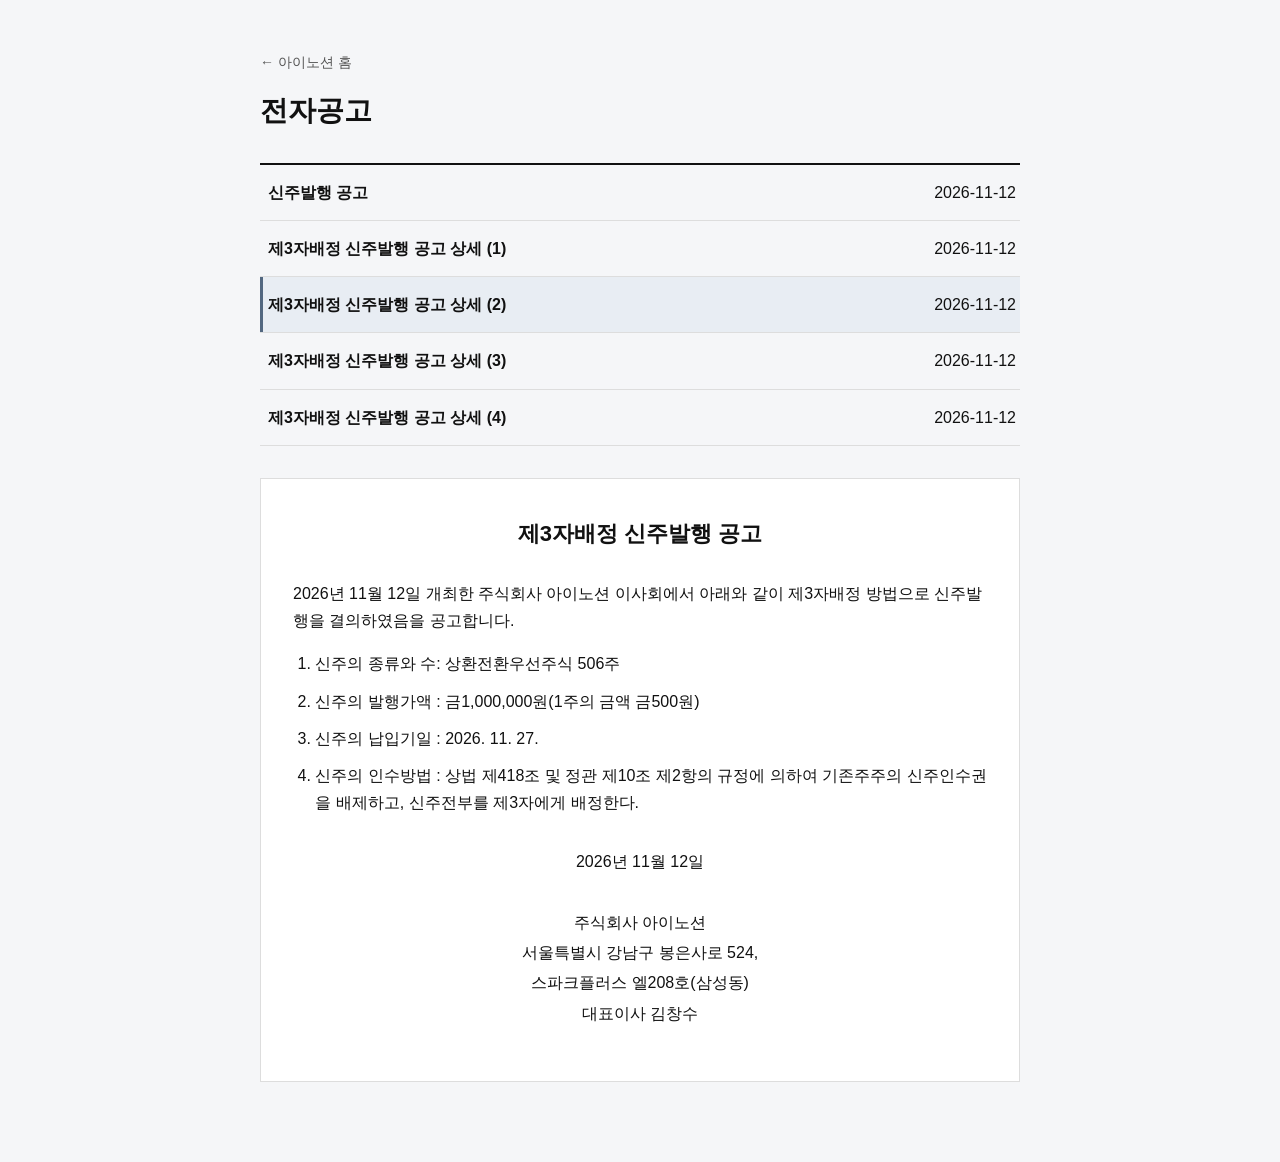
<file: notice-3.html>
<!doctype html>
<html lang="ko">
<head>
  <meta charset="utf-8">
  <meta name="viewport" content="width=device-width, initial-scale=1">
  <title>제3자배정 신주발행 공고 상세 (2) | 주식회사 아이노션</title>
  <style>
    body {
      margin: 0;
      background: #f5f6f8;
      color: #111;
      font-family: Pretendard, 'Apple SD Gothic Neo', 'Malgun Gothic', sans-serif;
      line-height: 1.7;
    }
    main { max-width: 760px; margin: 0 auto; padding: 48px 20px 80px; }
    .home { font-size: 14px; color: #555; text-decoration: none; }
    .home:hover { text-decoration: underline; }
    .home:focus-visible { outline: 2px solid #111; outline-offset: 4px; }
    h1 { font-size: 28px; margin: 12px 0 28px; }
    ul.list {
      list-style: none;
      padding: 0;
      margin: 0 0 32px;
      border-top: 2px solid #111;
    }
    ul.list li {
      padding: 14px 4px;
      border-bottom: 1px solid #ddd;
      display: flex;
      justify-content: space-between;
      gap: 12px;
    }
    ul.list a {
      color: #111;
      text-decoration: none;
      font-weight: 600;
    }
    article { background: #fff; border: 1px solid #ddd; padding: 36px 32px; }
    article h2 { text-align: center; font-size: 22px; margin: 0 0 28px; }
    ol { padding-left: 1.4em; }
    ol li { margin-bottom: 10px; }
    .date, .sign { text-align: center; margin-top: 32px; }
    .sign { line-height: 1.9; }
    @media print {
      body { background: #fff; }
      main { max-width: none; padding: 0; }
      .page-header { display: none; }
      article { border: 0; padding: 20mm 10mm; }
    }
    ul.list li:has(a[aria-current="page"]) {
      background: #e8edf3;
      box-shadow: inset 3px 0 #526780;
    }
    ul.list a[aria-current="page"] {
      font-weight: 700;
    }
    ul.list li > a {
      padding-left: 4px;
      overflow-wrap: anywhere;
      word-break: keep-all;
    }
    ul.list time {
      white-space: nowrap;
      font-variant-numeric: tabular-nums;
    }
    ul.list a:focus-visible {
      outline: 2px solid #526780;
      outline-offset: 2px;
    }
  </style>
</head>
<body>
  <main>
    <header class="page-header">
      <a class="home" href="/">← 아이노션 홈</a>
      <h1>전자공고</h1>
      <ul class="list">
        <li>
          <a href="notice.html">신주발행 공고</a>
          <time datetime="2026-11-12">2026-11-12</time>
        </li>
        <li>
          <a href="notice-2.html">제3자배정 신주발행 공고 상세 (1)</a>
          <time datetime="2026-11-12">2026-11-12</time>
        </li>
        <li>
          <a href="notice-3.html" aria-current="page">제3자배정 신주발행 공고 상세 (2)</a>
          <time datetime="2026-11-12">2026-11-12</time>
        </li>
        <li>
          <a href="notice-4.html">제3자배정 신주발행 공고 상세 (3)</a>
          <time datetime="2026-11-12">2026-11-12</time>
        </li>
        <li>
          <a href="notice-5.html">제3자배정 신주발행 공고 상세 (4)</a>
          <time datetime="2026-11-12">2026-11-12</time>
        </li>
      </ul>
    </header>
    <section class="notice-section" aria-labelledby="notice-2-title">
      <article id="notice-2">
        <h2 id="notice-2-title">제3자배정 신주발행 공고</h2>
        <p>2026년 11월 12일 개최한 주식회사 아이노션 이사회에서 아래와 같이 제3자배정 방법으로 신주발행을 결의하였음을 공고합니다.</p>
        <ol>
          <li>신주의 종류와 수: 상환전환우선주식 506주</li>
          <li>신주의 발행가액 : 금1,000,000원(1주의 금액 금500원)</li>
          <li>신주의 납입기일 : 2026. 11. 27.</li>
          <li>신주의 인수방법 : 상법 제418조 및 정관 제10조 제2항의 규정에 의하여 기존주주의 신주인수권을 배제하고, 신주전부를 제3자에게 배정한다.</li>
        </ol>
        <p class="date">2026년 11월 12일</p>
        <p class="sign">
          주식회사 아이노션<br>
          서울특별시 강남구 봉은사로 524,<br>
          스파크플러스 엘208호(삼성동)<br>
          대표이사 김창수
        </p>
      </article>
    </section>
  </main>
</body>
</html>
</file>
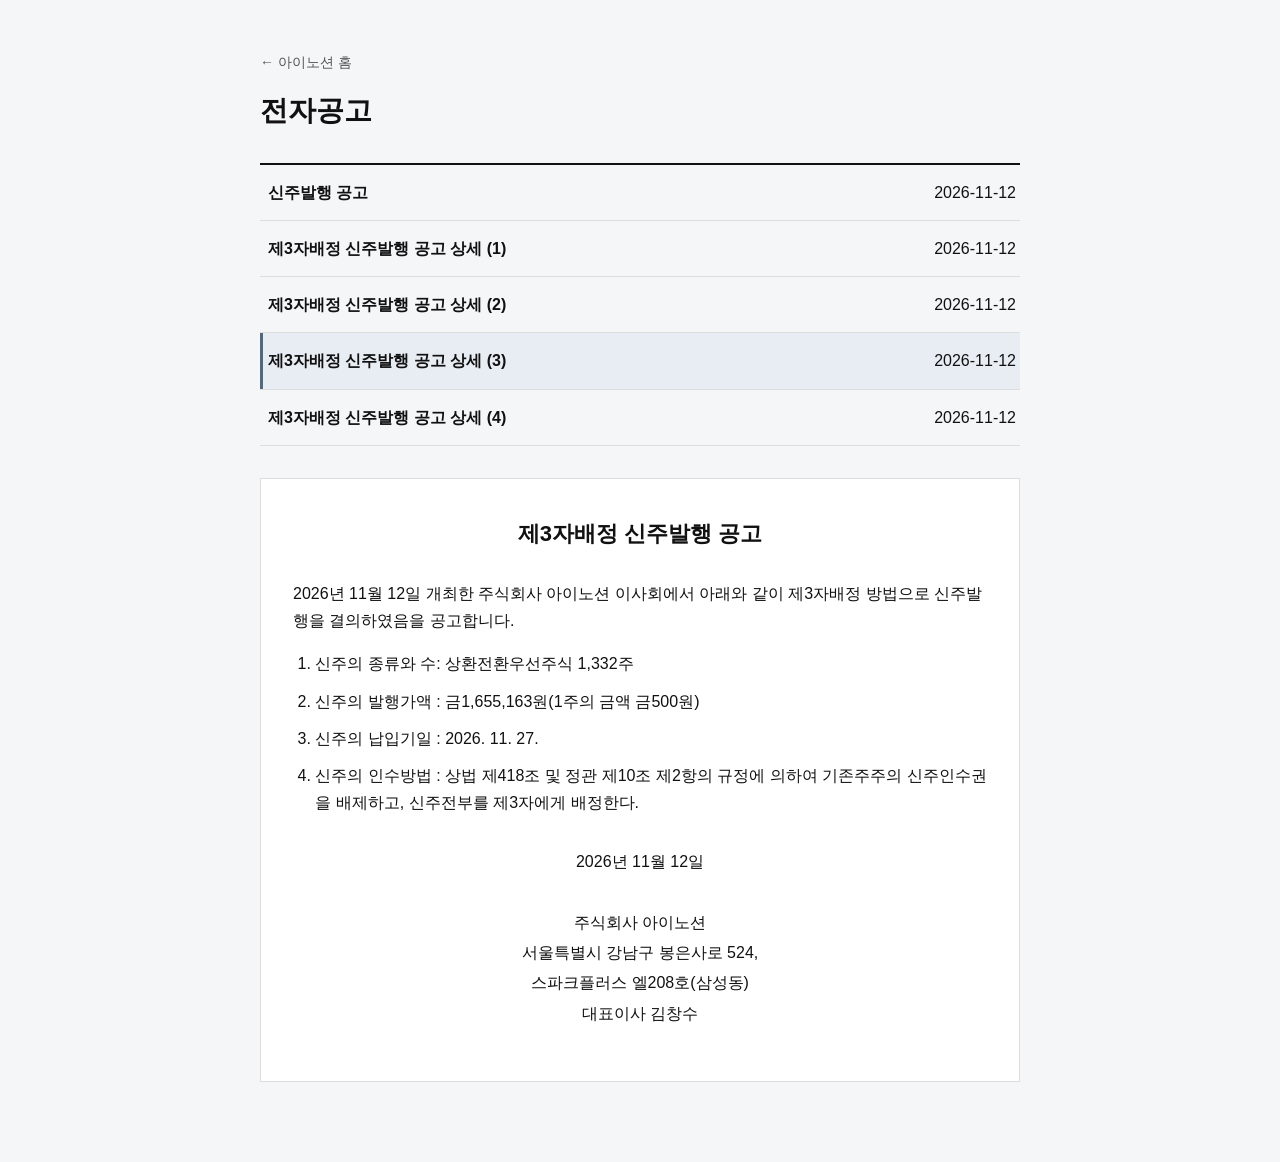
<file: notice-4.html>
<!doctype html>
<html lang="ko">
<head>
  <meta charset="utf-8">
  <meta name="viewport" content="width=device-width, initial-scale=1">
  <title>제3자배정 신주발행 공고 상세 (3) | 주식회사 아이노션</title>
  <style>
    body {
      margin: 0;
      background: #f5f6f8;
      color: #111;
      font-family: Pretendard, 'Apple SD Gothic Neo', 'Malgun Gothic', sans-serif;
      line-height: 1.7;
    }
    main { max-width: 760px; margin: 0 auto; padding: 48px 20px 80px; }
    .home { font-size: 14px; color: #555; text-decoration: none; }
    .home:hover { text-decoration: underline; }
    .home:focus-visible { outline: 2px solid #111; outline-offset: 4px; }
    h1 { font-size: 28px; margin: 12px 0 28px; }
    ul.list {
      list-style: none;
      padding: 0;
      margin: 0 0 32px;
      border-top: 2px solid #111;
    }
    ul.list li {
      padding: 14px 4px;
      border-bottom: 1px solid #ddd;
      display: flex;
      justify-content: space-between;
      gap: 12px;
    }
    ul.list a {
      color: #111;
      text-decoration: none;
      font-weight: 600;
    }
    article { background: #fff; border: 1px solid #ddd; padding: 36px 32px; }
    article h2 { text-align: center; font-size: 22px; margin: 0 0 28px; }
    ol { padding-left: 1.4em; }
    ol li { margin-bottom: 10px; }
    .date, .sign { text-align: center; margin-top: 32px; }
    .sign { line-height: 1.9; }
    @media print {
      body { background: #fff; }
      main { max-width: none; padding: 0; }
      .page-header { display: none; }
      article { border: 0; padding: 20mm 10mm; }
    }
    ul.list li:has(a[aria-current="page"]) {
      background: #e8edf3;
      box-shadow: inset 3px 0 #526780;
    }
    ul.list a[aria-current="page"] {
      font-weight: 700;
    }
    ul.list li > a {
      padding-left: 4px;
      overflow-wrap: anywhere;
      word-break: keep-all;
    }
    ul.list time {
      white-space: nowrap;
      font-variant-numeric: tabular-nums;
    }
    ul.list a:focus-visible {
      outline: 2px solid #526780;
      outline-offset: 2px;
    }
  </style>
</head>
<body>
  <main>
    <header class="page-header">
      <a class="home" href="/">← 아이노션 홈</a>
      <h1>전자공고</h1>
      <ul class="list">
        <li>
          <a href="notice.html">신주발행 공고</a>
          <time datetime="2026-11-12">2026-11-12</time>
        </li>
        <li>
          <a href="notice-2.html">제3자배정 신주발행 공고 상세 (1)</a>
          <time datetime="2026-11-12">2026-11-12</time>
        </li>
        <li>
          <a href="notice-3.html">제3자배정 신주발행 공고 상세 (2)</a>
          <time datetime="2026-11-12">2026-11-12</time>
        </li>
        <li>
          <a href="notice-4.html" aria-current="page">제3자배정 신주발행 공고 상세 (3)</a>
          <time datetime="2026-11-12">2026-11-12</time>
        </li>
        <li>
          <a href="notice-5.html">제3자배정 신주발행 공고 상세 (4)</a>
          <time datetime="2026-11-12">2026-11-12</time>
        </li>
      </ul>
    </header>
    <section class="notice-section" aria-labelledby="notice-3-title">
      <article id="notice-3">
        <h2 id="notice-3-title">제3자배정 신주발행 공고</h2>
        <p>2026년 11월 12일 개최한 주식회사 아이노션 이사회에서 아래와 같이 제3자배정 방법으로 신주발행을 결의하였음을 공고합니다.</p>
        <ol>
          <li>신주의 종류와 수: 상환전환우선주식 1,332주</li>
          <li>신주의 발행가액 : 금1,655,163원(1주의 금액 금500원)</li>
          <li>신주의 납입기일 : 2026. 11. 27.</li>
          <li>신주의 인수방법 : 상법 제418조 및 정관 제10조 제2항의 규정에 의하여 기존주주의 신주인수권을 배제하고, 신주전부를 제3자에게 배정한다.</li>
        </ol>
        <p class="date">2026년 11월 12일</p>
        <p class="sign">
          주식회사 아이노션<br>
          서울특별시 강남구 봉은사로 524,<br>
          스파크플러스 엘208호(삼성동)<br>
          대표이사 김창수
        </p>
      </article>
    </section>
  </main>
</body>
</html>
</file>
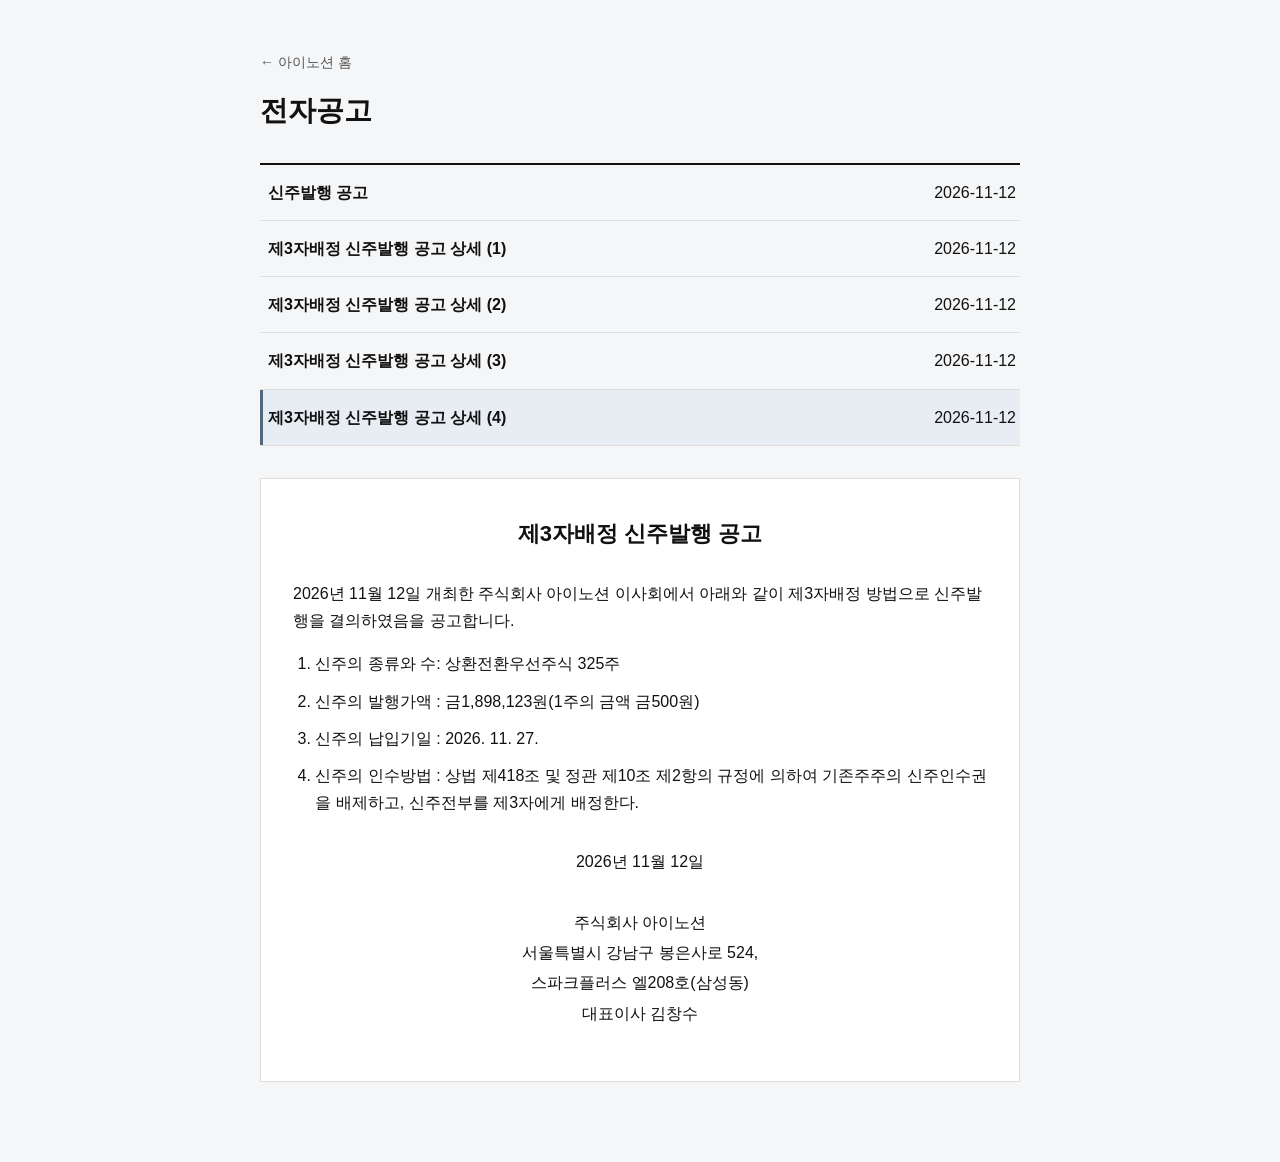
<file: notice-5.html>
<!doctype html>
<html lang="ko">
<head>
  <meta charset="utf-8">
  <meta name="viewport" content="width=device-width, initial-scale=1">
  <title>제3자배정 신주발행 공고 상세 (4) | 주식회사 아이노션</title>
  <style>
    body {
      margin: 0;
      background: #f5f6f8;
      color: #111;
      font-family: Pretendard, 'Apple SD Gothic Neo', 'Malgun Gothic', sans-serif;
      line-height: 1.7;
    }
    main { max-width: 760px; margin: 0 auto; padding: 48px 20px 80px; }
    .home { font-size: 14px; color: #555; text-decoration: none; }
    .home:hover { text-decoration: underline; }
    .home:focus-visible { outline: 2px solid #111; outline-offset: 4px; }
    h1 { font-size: 28px; margin: 12px 0 28px; }
    ul.list {
      list-style: none;
      padding: 0;
      margin: 0 0 32px;
      border-top: 2px solid #111;
    }
    ul.list li {
      padding: 14px 4px;
      border-bottom: 1px solid #ddd;
      display: flex;
      justify-content: space-between;
      gap: 12px;
    }
    ul.list a {
      color: #111;
      text-decoration: none;
      font-weight: 600;
    }
    article { background: #fff; border: 1px solid #ddd; padding: 36px 32px; }
    article h2 { text-align: center; font-size: 22px; margin: 0 0 28px; }
    ol { padding-left: 1.4em; }
    ol li { margin-bottom: 10px; }
    .date, .sign { text-align: center; margin-top: 32px; }
    .sign { line-height: 1.9; }
    @media print {
      body { background: #fff; }
      main { max-width: none; padding: 0; }
      .page-header { display: none; }
      article { border: 0; padding: 20mm 10mm; }
    }
    ul.list li:has(a[aria-current="page"]) {
      background: #e8edf3;
      box-shadow: inset 3px 0 #526780;
    }
    ul.list a[aria-current="page"] {
      font-weight: 700;
    }
    ul.list li > a {
      padding-left: 4px;
      overflow-wrap: anywhere;
      word-break: keep-all;
    }
    ul.list time {
      white-space: nowrap;
      font-variant-numeric: tabular-nums;
    }
    ul.list a:focus-visible {
      outline: 2px solid #526780;
      outline-offset: 2px;
    }
  </style>
</head>
<body>
  <main>
    <header class="page-header">
      <a class="home" href="/">← 아이노션 홈</a>
      <h1>전자공고</h1>
      <ul class="list">
        <li>
          <a href="notice.html">신주발행 공고</a>
          <time datetime="2026-11-12">2026-11-12</time>
        </li>
        <li>
          <a href="notice-2.html">제3자배정 신주발행 공고 상세 (1)</a>
          <time datetime="2026-11-12">2026-11-12</time>
        </li>
        <li>
          <a href="notice-3.html">제3자배정 신주발행 공고 상세 (2)</a>
          <time datetime="2026-11-12">2026-11-12</time>
        </li>
        <li>
          <a href="notice-4.html">제3자배정 신주발행 공고 상세 (3)</a>
          <time datetime="2026-11-12">2026-11-12</time>
        </li>
        <li>
          <a href="notice-5.html" aria-current="page">제3자배정 신주발행 공고 상세 (4)</a>
          <time datetime="2026-11-12">2026-11-12</time>
        </li>
      </ul>
    </header>
    <section class="notice-section" aria-labelledby="notice-4-title">
      <article id="notice-4">
        <h2 id="notice-4-title">제3자배정 신주발행 공고</h2>
        <p>2026년 11월 12일 개최한 주식회사 아이노션 이사회에서 아래와 같이 제3자배정 방법으로 신주발행을 결의하였음을 공고합니다.</p>
        <ol>
          <li>신주의 종류와 수: 상환전환우선주식 325주</li>
          <li>신주의 발행가액 : 금1,898,123원(1주의 금액 금500원)</li>
          <li>신주의 납입기일 : 2026. 11. 27.</li>
          <li>신주의 인수방법 : 상법 제418조 및 정관 제10조 제2항의 규정에 의하여 기존주주의 신주인수권을 배제하고, 신주전부를 제3자에게 배정한다.</li>
        </ol>
        <p class="date">2026년 11월 12일</p>
        <p class="sign">
          주식회사 아이노션<br>
          서울특별시 강남구 봉은사로 524,<br>
          스파크플러스 엘208호(삼성동)<br>
          대표이사 김창수
        </p>
      </article>
    </section>
  </main>
</body>
</html>
</file>
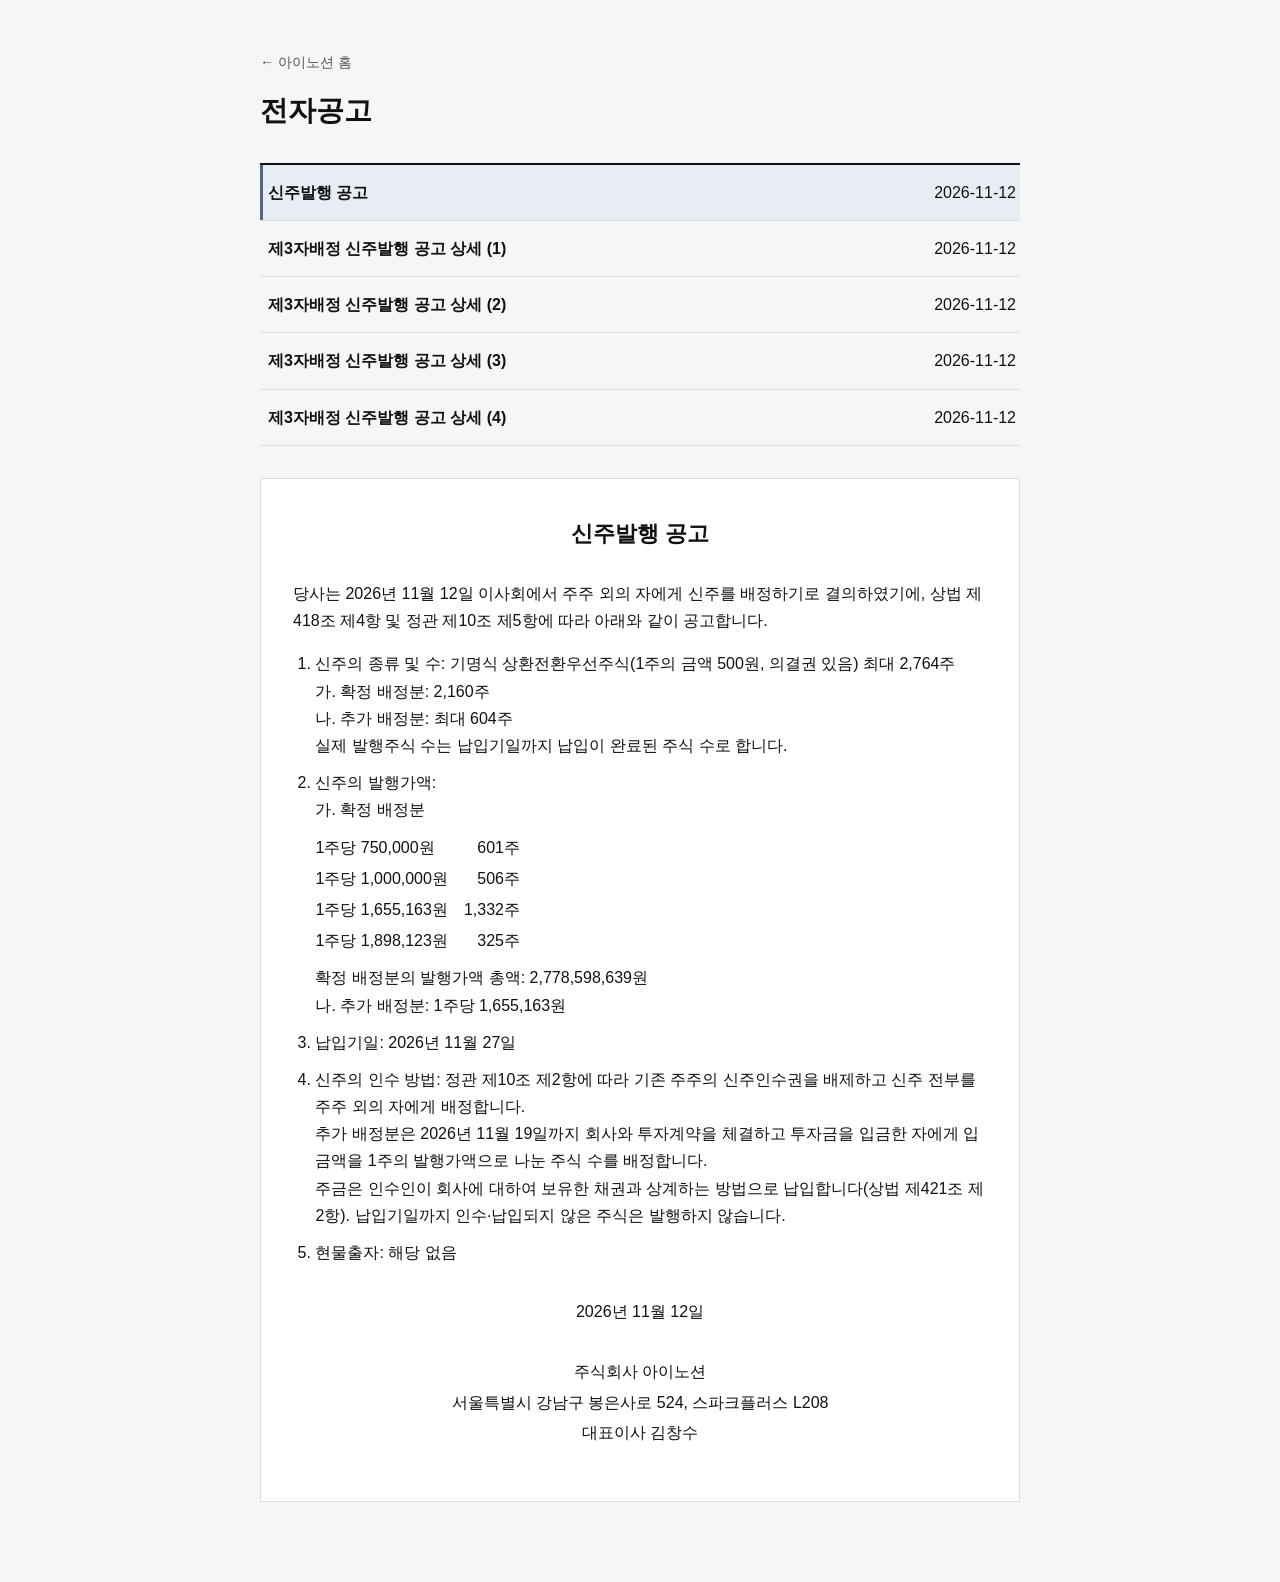
<file: notice.html>
<!doctype html>
<html lang="ko">
  <head>
    <meta charset="utf-8" />
    <meta name="viewport" content="width=device-width, initial-scale=1" />
    <title>전자공고 | 주식회사 아이노션</title>
    <style>
      body {
        margin: 0;
        background: #f5f6f8;
        color: #111;
        font-family: Pretendard, 'Apple SD Gothic Neo', 'Malgun Gothic', sans-serif;
        line-height: 1.7;
      }
      main {
        max-width: 760px;
        margin: 0 auto;
        padding: 48px 20px 80px;
      }
      .home {
        font-size: 14px;
        color: #555;
        text-decoration: none;
      }
      h1 {
        font-size: 28px;
        margin: 12px 0 28px;
      }
      ul.list {
        list-style: none;
        padding: 0;
        margin: 0 0 32px;
        border-top: 2px solid #111;
      }
      ul.list li {
        padding: 14px 4px;
        border-bottom: 1px solid #ddd;
        display: flex;
        justify-content: space-between;
        gap: 12px;
      }
      ul.list a {
        color: #111;
        text-decoration: none;
        font-weight: 600;
      }
      article {
        background: #fff;
        border: 1px solid #ddd;
        padding: 36px 32px;
      }
      article h2 {
        text-align: center;
        font-size: 22px;
        margin: 0 0 28px;
      }
      ol {
        padding-left: 1.4em;
      }
      ol li {
        margin-bottom: 10px;
      }
      table {
        border-collapse: collapse;
        margin: 8px 0;
      }
      td {
        padding: 2px 16px 2px 0;
      }
      td.num {
        text-align: right;
      }
      .date,
      .sign {
        text-align: center;
        margin-top: 32px;
      }
      .sign {
        line-height: 1.9;
      }
      ul.list li:has(a[aria-current="page"]) {
        background: #e8edf3;
        box-shadow: inset 3px 0 #526780;
      }
      ul.list a[aria-current="page"] {
        font-weight: 700;
      }
      ul.list li > a {
        padding-left: 4px;
        overflow-wrap: anywhere;
        word-break: keep-all;
      }
      ul.list time {
        white-space: nowrap;
        font-variant-numeric: tabular-nums;
      }
      ul.list a:focus-visible {
        outline: 2px solid #526780;
        outline-offset: 2px;
      }
    </style>
  </head>
  <body>
    <main>
      <a class="home" href="/">← 아이노션 홈</a>
      <h1>전자공고</h1>
      <ul class="list">
        <li>
          <a href="notice.html" aria-current="page">신주발행 공고</a>
          <time datetime="2026-11-12">2026-11-12</time>
        </li>
        <li>
          <a href="notice-2.html">제3자배정 신주발행 공고 상세 (1)</a>
          <time datetime="2026-11-12">2026-11-12</time>
        </li>
        <li>
          <a href="notice-3.html">제3자배정 신주발행 공고 상세 (2)</a>
          <time datetime="2026-11-12">2026-11-12</time>
        </li>
        <li>
          <a href="notice-4.html">제3자배정 신주발행 공고 상세 (3)</a>
          <time datetime="2026-11-12">2026-11-12</time>
        </li>
        <li>
          <a href="notice-5.html">제3자배정 신주발행 공고 상세 (4)</a>
          <time datetime="2026-11-12">2026-11-12</time>
        </li>
      </ul>

      <article id="n20261112">
        <h2>신주발행 공고</h2>
        <p>
          당사는 2026년 11월 12일 이사회에서 주주 외의 자에게 신주를 배정하기로 결의하였기에, 상법
          제418조 제4항 및 정관 제10조 제5항에 따라 아래와 같이 공고합니다.
        </p>
        <ol>
          <li>
            신주의 종류 및 수: 기명식 상환전환우선주식(1주의 금액 500원, 의결권 있음) 최대 2,764주
            <br />가. 확정 배정분: 2,160주 <br />나. 추가 배정분: 최대 604주 <br />실제 발행주식
            수는 납입기일까지 납입이 완료된 주식 수로 합니다.
          </li>
          <li>
            신주의 발행가액: <br />가. 확정 배정분
            <table>
              <tr>
                <td>1주당 750,000원</td>
                <td class="num">601주</td>
              </tr>
              <tr>
                <td>1주당 1,000,000원</td>
                <td class="num">506주</td>
              </tr>
              <tr>
                <td>1주당 1,655,163원</td>
                <td class="num">1,332주</td>
              </tr>
              <tr>
                <td>1주당 1,898,123원</td>
                <td class="num">325주</td>
              </tr>
            </table>
            확정 배정분의 발행가액 총액: 2,778,598,639원
            <br />나. 추가 배정분: 1주당 1,655,163원
          </li>
          <li>납입기일: 2026년 11월 27일</li>
          <li>
            신주의 인수 방법: 정관 제10조 제2항에 따라 기존 주주의 신주인수권을 배제하고 신주 전부를
            주주 외의 자에게 배정합니다. <br />추가 배정분은 2026년 11월 19일까지 회사와 투자계약을
            체결하고 투자금을 입금한 자에게 입금액을 1주의 발행가액으로 나눈 주식 수를 배정합니다.
            <br />주금은 인수인이 회사에 대하여 보유한 채권과 상계하는 방법으로 납입합니다(상법
            제421조 제2항). 납입기일까지 인수·납입되지 않은 주식은 발행하지 않습니다.
          </li>
          <li>현물출자: 해당 없음</li>
        </ol>
        <p class="date">2026년 11월 12일</p>
        <p class="sign">
          주식회사 아이노션<br />서울특별시 강남구 봉은사로 524, 스파크플러스 L208<br />대표이사
          김창수
        </p>
      </article>
    </main>
  </body>
</html>
</file>
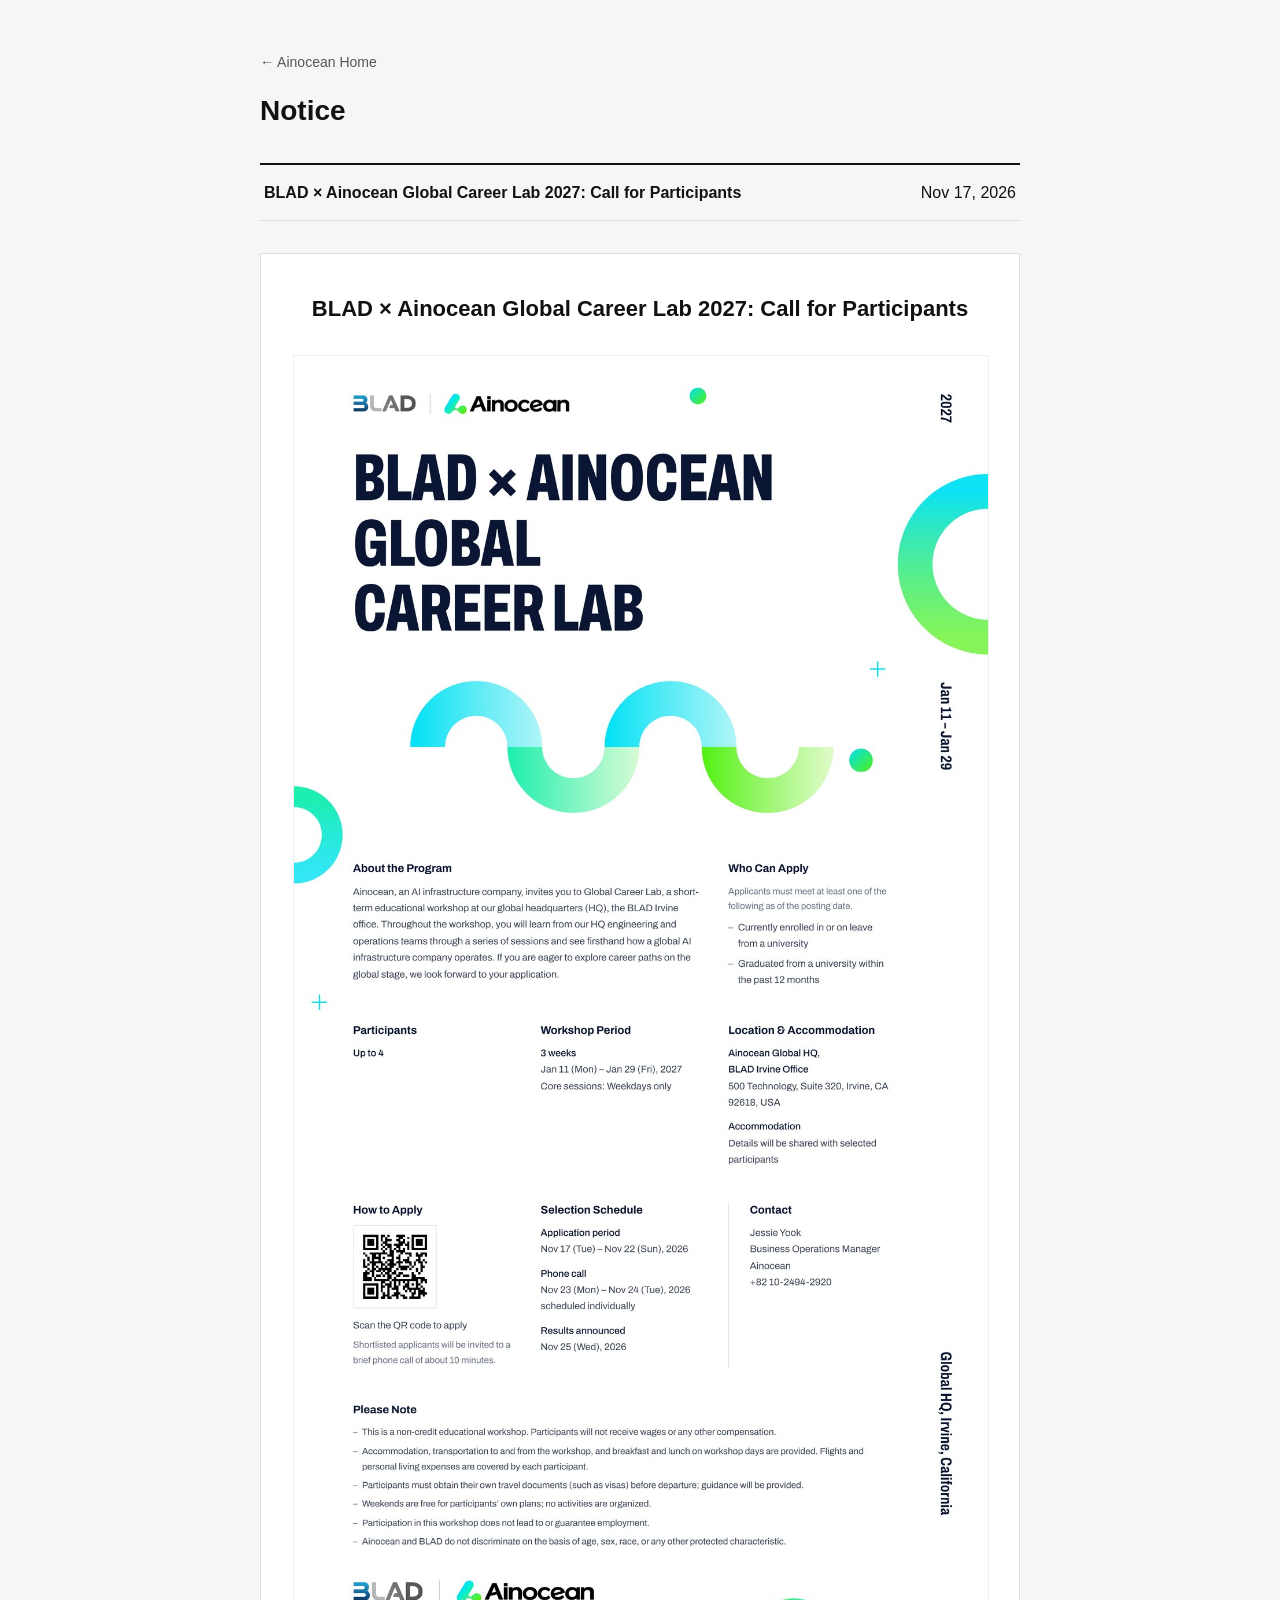
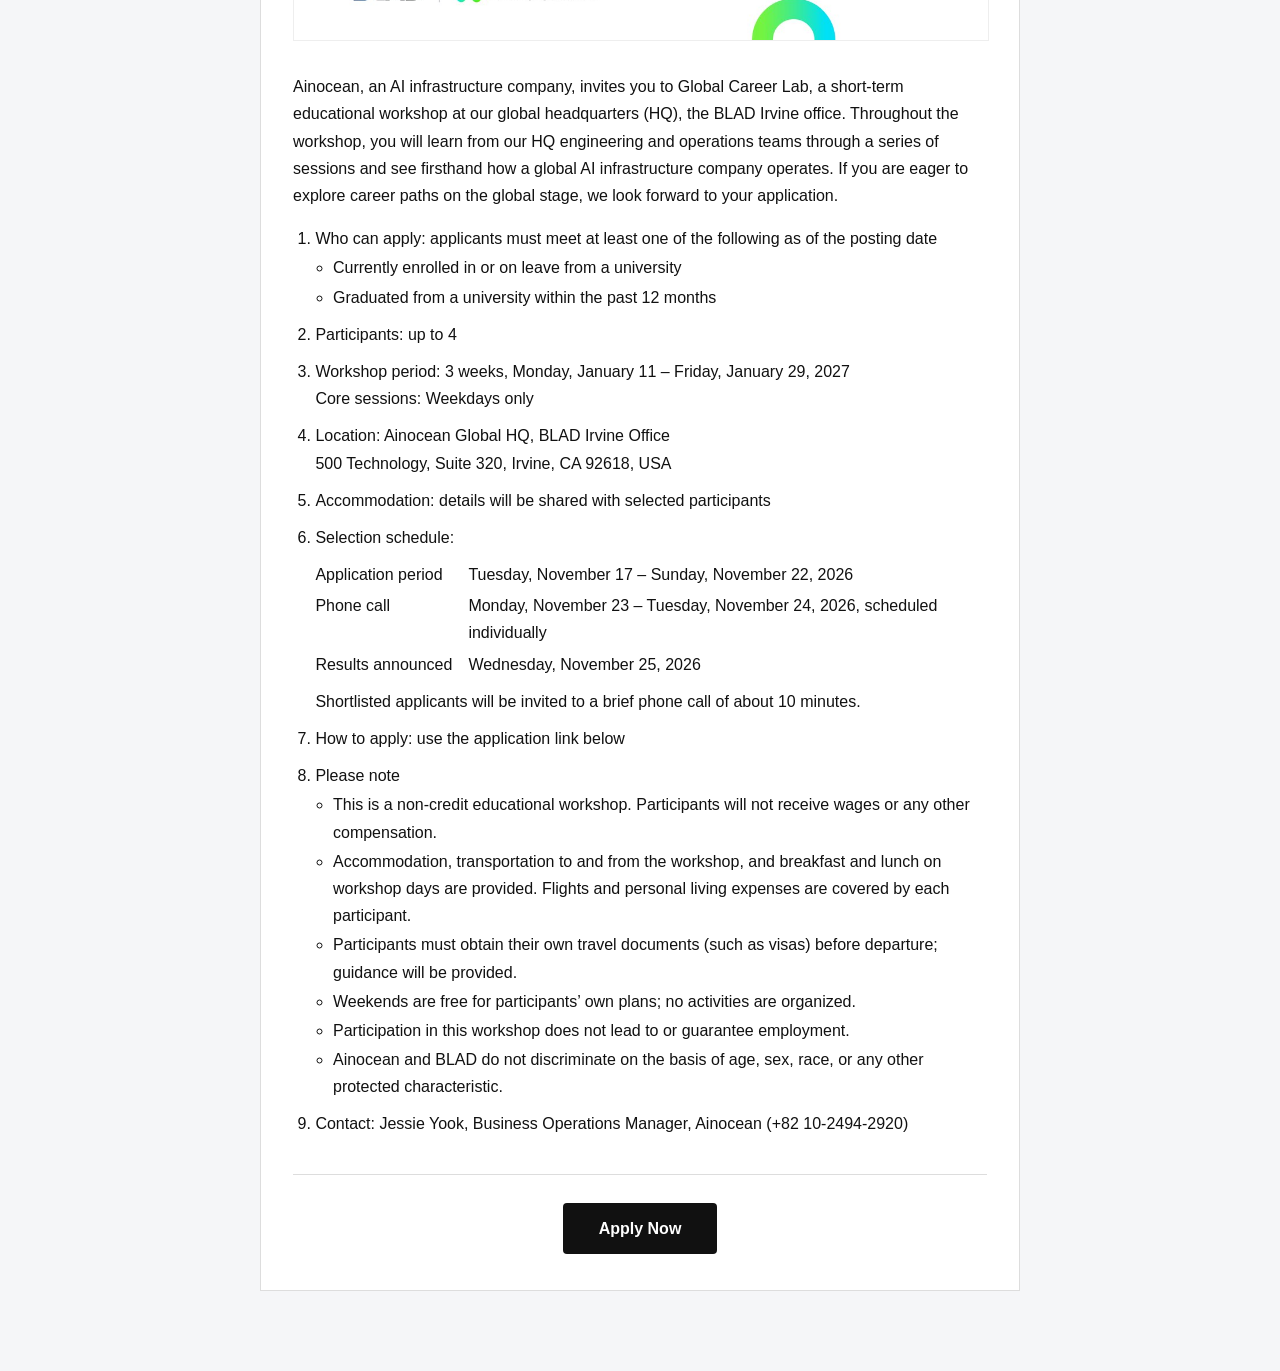
<file: notice2.html>
<!DOCTYPE html>
<html lang="en">
<head>
<meta charset="utf-8">
<meta name="viewport" content="width=device-width, initial-scale=1">
<title>Notice | Ainocean</title>
<style>
  body { margin: 0; background: #f5f6f8; color: #111; font-family: Pretendard, "Apple SD Gothic Neo", "Malgun Gothic", sans-serif; line-height: 1.7; overflow-wrap: break-word; }
  main { max-width: 760px; margin: 0 auto; padding: 48px 20px 80px; }
  .home { font-size: 14px; color: #555; text-decoration: none; }
  h1 { font-size: 28px; margin: 12px 0 28px; }
  ul.list { list-style: none; padding: 0; margin: 0 0 32px; border-top: 2px solid #111; }
  ul.list li { padding: 14px 4px; border-bottom: 1px solid #ddd; display: flex; justify-content: space-between; gap: 12px; }
  ul.list a { color: #111; text-decoration: none; font-weight: 600; }
  article { background: #fff; border: 1px solid #ddd; padding: 36px 32px; }
  article h2 { text-align: center; font-size: 22px; margin: 0 0 28px; }
  ol { padding-left: 1.4em; }
  ol li { margin-bottom: 10px; }
  ul.sub { padding-left: 1.1em; margin: 2px 0 0; }
  ul.sub li { margin-bottom: 2px; }
  table { border-collapse: collapse; margin: 8px 0; }
  td { padding: 2px 16px 2px 0; vertical-align: top; }
  td:first-child { white-space: nowrap; }
  .date, .sign { text-align: center; margin-top: 32px; }
  .sign { line-height: 1.9; }
  .meta { font-size: 13px; color: #666; margin-top: 24px; }

  .poster { margin: 0 0 32px; }
  .poster img { display: block; width: 100%; height: auto; border: 1px solid #eee; }
  .apply { margin-top: 36px; padding-top: 28px; border-top: 1px solid #ddd; text-align: center; }
  .apply a.button { display: inline-block; background: #111; color: #fff; text-decoration: none; font-weight: 600; padding: 12px 36px; border-radius: 4px; }
  .apply a.button:hover { background: #333; }
  .apply .url { display: block; margin-top: 10px; font-size: 13px; color: #555; word-break: break-all; }
  .apply .url a { color: #555; }

  @media (max-width: 560px) {
    article { padding: 28px 18px; }
    ul.list li { flex-direction: column; gap: 2px; }
    ul.list li span { font-size: 13px; color: #666; }
    td { display: block; padding: 0; }
    tr { display: block; margin-bottom: 6px; }
    td:first-child { font-weight: 600; }
  }
</style>
</head>
<body>
<main>
  <a class="home" href="/">← Ainocean Home</a>
  <h1>Notice</h1>
  <ul class="list">
    <li><a href="#n20261117">BLAD × Ainocean Global Career Lab 2027: Call for Participants</a><span>Nov 17, 2026</span></li>
  </ul>

  <article id="n20261117">
    <h2>BLAD × Ainocean Global Career Lab 2027: Call for Participants</h2>

    <figure class="poster">
      <img src="notice-assets/blad-ainocean-global-career-lab-poster-en-v6.jpg" width="1200" height="2220" alt="BLAD × Ainocean Global Career Lab 2027 poster: a three-week, non-credit educational workshop at Ainocean Global HQ, the BLAD Irvine office in Irvine, California, January 11 to 29, 2027">
    </figure>

    <p>Ainocean, an AI infrastructure company, invites you to Global Career Lab, a short-term educational workshop at our global headquarters (HQ), the BLAD Irvine office. Throughout the workshop, you will learn from our HQ engineering and operations teams through a series of sessions and see firsthand how a global AI infrastructure company operates. If you are eager to explore career paths on the global stage, we look forward to your application.</p>

    <ol>
      <li>Who can apply: applicants must meet at least one of the following as of the posting date
        <ul class="sub">
          <li>Currently enrolled in or on leave from a university</li>
          <li>Graduated from a university within the past 12 months</li>
        </ul></li>
      <li>Participants: up to 4</li>
      <li>Workshop period: 3 weeks, Monday, January 11 – Friday, January 29, 2027
        <br>Core sessions: Weekdays only</li>
      <li>Location: Ainocean Global HQ, BLAD Irvine Office
        <br>500 Technology, Suite 320, Irvine, CA 92618, USA</li>
      <li>Accommodation: details will be shared with selected participants</li>
      <li>Selection schedule:
        <table>
          <tr><td>Application period</td><td>Tuesday, November 17 – Sunday, November 22, 2026</td></tr>
          <tr><td>Phone call</td><td>Monday, November 23 – Tuesday, November 24, 2026, scheduled individually</td></tr>
          <tr><td>Results announced</td><td>Wednesday, November 25, 2026</td></tr>
        </table>
        Shortlisted applicants will be invited to a brief phone call of about 10 minutes.</li>
      <li>How to apply: use the application link below</li>
      <li>Please note
        <ul class="sub">
          <li>This is a non-credit educational workshop. Participants will not receive wages or any other compensation.</li>
          <li>Accommodation, transportation to and from the workshop, and breakfast and lunch on workshop days are provided. Flights and personal living expenses are covered by each participant.</li>
          <li>Participants must obtain their own travel documents (such as visas) before departure; guidance will be provided.</li>
          <li>Weekends are free for participants’ own plans; no activities are organized.</li>
          <li>Participation in this workshop does not lead to or guarantee employment.</li>
          <li>Ainocean and BLAD do not discriminate on the basis of age, sex, race, or any other protected characteristic.</li>
        </ul></li>
      <li>Contact: Jessie Yook, Business Operations Manager, Ainocean (+82 10-2494-2920)</li>
    </ol>

    <div class="apply">
      <a class="button" href="https://tally.so/r/Eq5yqL" target="_blank" rel="noopener">Apply Now</a>
    </div>

  </article>
</main>
</body>
</html>
</file>
<file: css/style.css>
/* ==========================================================================
   Ainocean — standalone site stylesheet
   Sections: 0) base  1) header  2) hero  3) content sections  4) footer
             5) tablet (<=1024px)  6) mobile (<=900px)  7) small (<=560px)
   ========================================================================== */

/* ---------- 0) base ---------- */
:root{
  --ink:#05080A;
  --ink-2:#0B1014;
  --paper:#F5F7F6;
  --paper-2:#E9EDEB;
  --text:#F3F6F5;
  --text-dark:#0A0F12;
  --muted:#AEBAB7;
  --muted-dark:#485754;
  --mint:#3EF0C8;
  --lime:#8EF577;
  --green:#0C6F5E;
  --hdr-h:64px;
  --line:rgba(255,255,255,.10);
  --line-dark:rgba(8,20,18,.10);
}

*{box-sizing:border-box}

html{
  scroll-behavior:smooth;
  -webkit-text-size-adjust:100%;
  text-size-adjust:100%;
}

body{
  margin:0;
  background:var(--ink);
  overflow-x:hidden;
}

img{max-width:100%}

/* Respect users who ask for less motion */
@media (prefers-reduced-motion:reduce){
  html{scroll-behavior:auto}
  *,*::before,*::after{animation-duration:.001ms!important;transition-duration:.001ms!important}
}

/* ---------- 1) header ---------- */
.hdr{
  position:fixed;
  top:0;left:0;right:0;
  z-index:100;
  font-family:Pretendard,"Apple SD Gothic Neo",system-ui,-apple-system,"Segoe UI",Roboto,sans-serif;
  transition:background .3s ease,border-color .3s ease;
  border-bottom:1px solid transparent;
}
.hdr.solid{
  background:rgba(5,8,10,.86);
  -webkit-backdrop-filter:blur(14px);
  backdrop-filter:blur(14px);
  border-bottom-color:var(--line);
}
.hdr .inner{
  max-width:1200px;
  margin:0 auto;
  padding:0 48px;
  height:var(--hdr-h);
  display:flex;
  align-items:center;
  justify-content:space-between;
  gap:clamp(24px,7vw,220px);
}
.brand{display:flex;align-items:center;gap:10px;flex:0 0 auto}
.brand img{height:22px;width:auto;display:block}
.menu{display:flex;align-items:center}
.nav{display:flex;align-items:center;gap:2px}
.nav a{
  display:block;
  font-size:14px;
  font-weight:600;
  letter-spacing:-.01em;
  text-decoration:none;
  color:rgba(243,246,245,.80);
  padding:10px 13px;
  border-radius:999px;
  white-space:nowrap;
  transition:color .2s ease,background .2s ease;
}
.nav a:hover{color:#fff;background:rgba(255,255,255,.09)}
.nav a.active{color:var(--mint)}
.lang{
  display:flex;align-items:center;
  margin-left:8px;padding-left:12px;
  border-left:1px solid rgba(255,255,255,.18);
}
.lang a{
  font-size:13px;font-weight:700;
  text-decoration:none;
  color:rgba(243,246,245,.50);
  padding:8px 8px;
}
.lang a[aria-current="page"]{color:var(--mint)}
.lang .sep{color:rgba(243,246,245,.28);font-size:12px}

/* hamburger */
.burger{
  display:none;
  width:44px;height:44px;
  margin-right:-10px;
  border:0;background:none;padding:0;
  cursor:pointer;
}
.burger span{
  display:block;
  width:20px;height:2px;
  margin:4px auto;
  background:#F3F6F5;
  border-radius:2px;
  transition:transform .25s ease,opacity .2s ease;
}
.burger[aria-expanded="true"] span:nth-child(1){transform:translateY(6px) rotate(45deg)}
.burger[aria-expanded="true"] span:nth-child(2){opacity:0}
.burger[aria-expanded="true"] span:nth-child(3){transform:translateY(-6px) rotate(-45deg)}

/* ---------- 2) app shell + hero ---------- */
#ain-app{
  width:100%;
  color:var(--text);
  font-family:Pretendard,"Apple SD Gothic Neo",system-ui,-apple-system,"Segoe UI",Roboto,sans-serif;
  font-size:16px;
  line-height:1.75;
  letter-spacing:-.01em;
  text-align:left;
  /* Korean wraps between characters by default, which breaks words mid-way.
     keep-all wraps at spaces instead; overflow-wrap is the safety net. */
  word-break:keep-all;
  overflow-wrap:break-word;
}
#ain-app *{box-sizing:border-box}
#ain-app .w{max-width:1200px;margin:0 auto;padding:0 48px}
#ain-app .s{padding:132px 0;background:var(--ink);scroll-margin-top:var(--hdr-h)}
#ain-app .p{background:var(--paper);color:var(--text-dark)}
#ain-app .p2{background:var(--paper-2);color:var(--text-dark)}
#ain-app h1{font-size:clamp(34px,5.2vw,66px);line-height:1.14;font-weight:800;letter-spacing:-.035em;margin:0}
#ain-app h2{font-size:clamp(26px,3.4vw,43px);line-height:1.32;font-weight:750;letter-spacing:-.032em;margin:16px 0 18px}
#ain-app h3{font-size:22px;font-weight:700;letter-spacing:-.02em;margin:0}
#ain-app h1,#ain-app h2{text-wrap:balance}
#ain-app .lead,#ain-app .card p,#ain-app .nc p{text-wrap:pretty}
#ain-app p{margin:0}
#ain-app a{text-decoration:none}
#ain-app .lead{font-size:17.5px;line-height:1.8;color:var(--muted)}
#ain-app .p .lead,#ain-app .p2 .lead{color:var(--muted-dark)}
#ain-app .idx{display:flex;align-items:center;justify-content:center;gap:10px;font-size:13px;color:#7E8C89}
#ain-app .idx b{color:var(--mint);font-weight:700}
#ain-app .p .idx b,#ain-app .p2 .idx b{color:var(--green)}
#ain-app .idx i{display:block;width:34px;height:1px;background:rgba(255,255,255,.18)}
#ain-app .p .idx i,#ain-app .p2 .idx i{background:var(--line-dark)}
#ain-app .hd{text-align:center;margin-bottom:64px;scroll-margin-top:var(--hdr-h)}
#ain-app .mk{background:linear-gradient(transparent 74%,rgba(62,240,200,.24) 74%,rgba(142,245,119,.24) 100%)}
#ain-app .btn{
  display:inline-flex;align-items:center;justify-content:center;gap:8px;
  font-size:14.5px;font-weight:700;
  border-radius:999px;padding:14px 24px;min-height:46px;
  background:linear-gradient(100deg,var(--mint),var(--lime));
}
#ain-app a.btn,#ain-app a.btn:hover,#ain-app a.btn:visited{color:#04120E}
#ain-app .btn.g{background:none;border:1px solid rgba(255,255,255,.24)}
#ain-app a.btn.g,#ain-app a.btn.g:hover{color:var(--text)}

/* background video */
#ain-app .vid{position:absolute;inset:0;overflow:hidden;pointer-events:none;z-index:0}
#ain-app .bgv{
  position:absolute;top:50%;left:50%;
  transform:translate(-50%,-50%);
  width:100%;height:100%;
  min-width:100%;min-height:100%;
  object-fit:cover;
  border:0;
  display:block;
}

#ain-app .hero{
  position:relative;
  min-height:100vh;
  min-height:100svh;
  display:flex;align-items:center;
  overflow:hidden;
  background:var(--ink);
  scroll-margin-top:0;
}
#ain-app .hero .ph{
  position:absolute;inset:0;z-index:0;
  background:url(../assets/img/hero-poster.jpg) center/cover no-repeat;
}
#ain-app .hero .sc{
  position:absolute;inset:0;z-index:2;
  background:linear-gradient(180deg,rgba(5,8,10,.66) 0%,rgba(5,8,10,.44) 34%,rgba(5,8,10,.76) 76%,var(--ink) 100%);
}
#ain-app .hero{align-items:flex-start}
/* .hero .hi outranks the generic "#ain-app .w" gutter rules, so the clearance
   under the fixed header survives no matter where those rules sit in the file.
   padding-block only: the left/right gutter still comes from .w.
   margin-block:auto centres the copy when there is room and collapses to 0
   when the copy is taller than the hero, so the top can never be clipped. */
#ain-app .hero .hi{position:relative;z-index:3;text-align:center;margin-block:auto;padding-block:calc(var(--hdr-h) + 72px) 32px;text-shadow:0 1px 22px rgba(0,0,0,.45)}
/* the hero headline is a single line now, so the gap under it carries the
   openness: it scales with the viewport and never drops below 52px */
#ain-app .hi .lead{margin:clamp(52px,6vw,84px) auto 0;color:#D7E0DD}
#ain-app .cta{display:flex;gap:12px;justify-content:center;flex-wrap:wrap;margin-top:40px}
#ain-app .kpi{
  display:grid;grid-template-columns:repeat(4,1fr);gap:1px;
  margin-top:88px;
  border-top:1px solid rgba(255,255,255,.14);
  background:rgba(255,255,255,.14);
}
#ain-app .kpi>div{background:linear-gradient(180deg,rgba(5,8,10,.55),rgba(5,8,10,.9));padding:24px 8px 30px}
#ain-app .kpi span{display:block;font-size:12.5px;color:#9AA6A3}
#ain-app .kpi strong{display:block;font-size:clamp(22px,2.4vw,30px);font-weight:750;letter-spacing:-.03em;margin-top:6px}
#ain-app .kpi em{font-style:normal;font-size:15px;font-weight:600;color:var(--muted);margin-left:4px}

/* ---------- 3) content sections ---------- */
/* 01 Why */
#ain-app .g3{display:grid;grid-template-columns:repeat(3,1fr);gap:20px}
#ain-app .card{display:flex;flex-direction:column;background:#111820;border:1px solid var(--line);border-radius:22px;padding:32px 30px 28px}
#ain-app .card .n{font-size:12.5px;color:#7E8C89}
#ain-app .card h3{font-size:clamp(21px,2vw,25px);margin:22px 0 12px}
#ain-app .card p{font-size:15.5px;color:var(--muted);line-height:1.7}
/* auto margin keeps the response line flush with the bottom of every card,
   so the three rules stay on one horizontal line however the copy wraps */
#ain-app .card p:not(.n):not(.fx){margin-bottom:24px}
#ain-app .card .fx{margin-top:auto;padding-top:16px;border-top:1px solid var(--line);font-size:13.5px;color:var(--mint)}

/* 02 Key Challenges */
#ain-app .pl{display:grid;grid-template-columns:1fr 1fr;gap:56px;align-items:center;padding:56px 0;border-top:1px solid var(--line)}
#ain-app .pl:last-of-type{border-bottom:1px solid var(--line)}
#ain-app .pl.r .tx{order:2}
#ain-app .pl .tag{display:inline-flex;gap:8px;font-size:12.5px;color:var(--muted);border:1px solid rgba(255,255,255,.12);border-radius:999px;padding:6px 14px}
#ain-app .pl .tag b{color:var(--mint)}
#ain-app .pl h3{font-size:clamp(23px,2.6vw,31px);margin:20px 0 12px}
#ain-app .pl p{color:var(--muted);font-size:16.5px;max-width:46ch}
#ain-app .pl img{width:100%;height:auto;display:block}
#ain-app .st{height:56px;border-radius:56px 56px 0 0;margin-top:-8px;position:relative;z-index:1;background:var(--paper)}

/* 03 Solution — three AI models presented side by side.
   Model 1 is the model in production (light card); models 2 and 3 are the
   next-generation and future-vision models (dark cards), matching the
   light/dark pairing used elsewhere on the site. */
#ain-app .mdl{display:grid;grid-template-columns:repeat(3,1fr);gap:20px;align-items:start}
#ain-app .mc{
  display:flex;flex-direction:column;
  background:#fff;border:1px solid var(--line-dark);border-radius:22px;
  padding:30px 28px 28px;
}
#ain-app .mc.nx{background:var(--ink-2);border-color:rgba(255,255,255,.10)}
#ain-app .mc .mn{font-size:12px;font-weight:700;letter-spacing:.06em;color:var(--green)}
#ain-app .mc.nx .mn{color:var(--mint)}
#ain-app .mc h3{font-size:clamp(20px,1.9vw,24px);line-height:1.26;margin:12px 0 7px;color:var(--text-dark)}
#ain-app .mc.nx h3{color:#fff}
#ain-app .mc .mst{font-size:12.5px;line-height:1.5;color:#8A9793}
#ain-app .mc.nx .mst{color:rgba(174,186,183,.9)}
#ain-app .mc .mds{font-size:15px;line-height:1.7;color:var(--muted-dark);margin-top:18px}
#ain-app .mc.nx .mds{color:#B9C4C1}

/* pipeline: the three ordered stages each model runs through */
#ain-app .mfl{
  list-style:none;margin:22px 0 22px;padding:14px 16px;
  border-radius:12px;background:rgba(8,20,18,.05);
  display:grid;gap:8px;
}
#ain-app .mc.nx .mfl{background:rgba(255,255,255,.06)}
#ain-app .mfl li{display:flex;gap:10px;font-size:13.5px;font-weight:650;line-height:1.4;color:var(--text-dark)}
#ain-app .mc.nx .mfl li{color:#E7EEEC}
#ain-app .mfl b{color:var(--green);font-weight:700;font-variant-numeric:tabular-nums}
#ain-app .mc.nx .mfl b{color:var(--mint)}

/* capability list — inside the disclosure panel */
#ain-app .mft{list-style:none;margin:18px 0 20px;padding:0;display:grid;gap:13px}
#ain-app .mft li{position:relative;padding-left:17px;font-size:14px;line-height:1.62;color:var(--muted-dark)}
#ain-app .mc.nx .mft li{color:#B9C4C1}
#ain-app .mft li:before{content:"";position:absolute;left:0;top:8px;width:6px;height:6px;border-radius:50%;background:var(--green)}
#ain-app .mc.nx .mft li:before{background:var(--mint)}
#ain-app .mft b{display:block;font-weight:700;color:var(--text-dark)}
#ain-app .mc.nx .mft b{color:#fff}

/* closing line for each model */
#ain-app .mcq{
  padding:15px 17px;border-radius:12px;
  background:rgba(8,20,18,.05);
  font-size:13.5px;line-height:1.62;font-weight:600;color:#3C4B48;
}
#ain-app .mc.nx .mcq{background:rgba(255,255,255,.07);color:#D5DEDB}

/* disclosure: the capability list and the closing line are collapsed by
   default and open on the chevron. Native <details>, so it still works with
   JavaScript disabled. margin-top:auto keeps the chevron on the bottom edge
   of every card, so the three arrows line up while collapsed. */
#ain-app .mx{
  margin-top:auto;
  border-top:1px solid var(--line-dark);
}
#ain-app .mc.nx .mx{border-top-color:rgba(255,255,255,.12)}
/* once open, the divider follows the copy above it instead of being
   pushed to the card's bottom edge */
#ain-app .mx[open]{margin-top:0}
/* one synchronous frame used by main.js to measure the collapsed height:
   panels hidden, chevron back at the bottom. Never painted. */
#ain-app .mdl.measuring .mxb{display:none}
#ain-app .mdl.measuring .mx{margin-top:auto}
#ain-app .mx>summary{
  display:flex;align-items:center;justify-content:center;
  height:42px;margin-bottom:-6px;
  list-style:none;cursor:pointer;
  color:var(--green);
  border-radius:10px;
  transition:background .2s ease,color .2s ease;
}
#ain-app .mx>summary::-webkit-details-marker{display:none}
#ain-app .mx>summary::marker{content:""}
#ain-app .mc.nx .mx>summary{color:var(--mint)}
#ain-app .mx>summary:hover{background:rgba(8,20,18,.05)}
#ain-app .mc.nx .mx>summary:hover{background:rgba(255,255,255,.07)}
#ain-app .mx>summary:focus-visible{outline:2px solid var(--green);outline-offset:2px}
#ain-app .mc.nx .mx>summary:focus-visible{outline-color:var(--mint)}
#ain-app .chv{
  width:20px;height:20px;display:block;
  fill:none;stroke:currentColor;stroke-width:1.9;
  stroke-linecap:round;stroke-linejoin:round;
  transition:transform .25s cubic-bezier(.3,.7,.25,1);
}
#ain-app .mx[open]>summary .chv{transform:rotate(180deg)}
#ain-app .mxb{animation:mxopen .3s cubic-bezier(.22,.7,.2,1) both}
@keyframes mxopen{from{opacity:0;transform:translateY(-6px)}to{opacity:1;transform:none}}

/* 04 In Progress — timeline */
#ain-app .tl{display:grid;grid-template-columns:repeat(4,1fr)}
#ain-app .tl>div{padding-right:24px;position:relative}
#ain-app .tl>div:before{
  content:"";position:absolute;top:7px;left:0;right:0;height:2px;
  background:rgba(8,20,18,.12);
  transform:scaleX(0);transform-origin:left center;
  transition:transform .75s cubic-bezier(.3,.7,.25,1);
}
#ain-app .tl.in>div:before{transform:scaleX(1)}
#ain-app .tl>div:nth-child(1):before{transition-delay:.05s}
#ain-app .tl>div:nth-child(2):before{transition-delay:.60s}
#ain-app .tl>div:nth-child(3):before{transition-delay:1.15s}
#ain-app .tl>div:nth-child(4):before{transition-delay:1.70s}
#ain-app .tl .dn:before,#ain-app .tl .nw:before{background:var(--green)}
#ain-app .tl .dt{
  width:15px;height:15px;border-radius:50%;
  background:var(--paper);border:2px solid rgba(8,20,18,.14);
  position:relative;z-index:2;
  opacity:0;transform:scale(.3);
  transition:opacity .4s ease,transform .5s cubic-bezier(.2,1.6,.4,1);
}
#ain-app .tl.in .dt{opacity:1;transform:scale(1)}
#ain-app .tl>div:nth-child(1) .dt{transition-delay:0s}
#ain-app .tl>div:nth-child(2) .dt{transition-delay:.55s}
#ain-app .tl>div:nth-child(3) .dt{transition-delay:1.10s}
#ain-app .tl>div:nth-child(4) .dt{transition-delay:1.65s}
#ain-app .tl .dn .dt,#ain-app .tl .nw .dt{background:var(--green);border-color:var(--green)}
#ain-app .tl .nw .dt{box-shadow:0 0 0 6px rgba(12,111,94,.15)}
#ain-app .tl .cp{display:inline-block;margin-top:20px;font-size:11.5px;font-weight:700;padding:4px 10px;border-radius:6px;background:rgba(12,111,94,.10);color:var(--green)}
#ain-app .tl .nx2 .cp{background:rgba(8,20,18,.06);color:#78857F}
#ain-app .tl h3{font-size:19px;margin:12px 0 8px}
#ain-app .tl p{font-size:14.5px;color:var(--muted-dark);line-height:1.6;max-width:24ch}
#ain-app .tl .wn{font-size:12.5px;color:#8A9793;margin-top:10px}

/* photo cards (galleries) */
#ain-app .nw3{display:grid;grid-template-columns:repeat(3,1fr);gap:24px;margin-top:88px}
#ain-app .nc{background:#fff;border:1px solid var(--line-dark);border-radius:16px;overflow:hidden}
#ain-app .nc .th{aspect-ratio:3/2;background-size:cover;background-position:center;background-color:var(--text-dark);position:relative}
#ain-app .nc .tg{position:absolute;top:12px;left:12px;font-size:11.5px;font-weight:700;padding:5px 10px;border-radius:6px;background:rgba(5,8,10,.78);color:#fff}
#ain-app .nc .bd{padding:18px 20px 22px}
#ain-app .nc .wn{font-size:12.5px;color:#8A9793}
#ain-app .nc h3{font-size:17px;margin:8px 0 7px;line-height:1.45;color:var(--text-dark)}
#ain-app .nc p{font-size:14px;color:var(--muted-dark);line-height:1.6}

/* 05 AI Data Center */
#ain-app .cap{background:#fff;border:1px solid var(--line-dark);border-radius:24px;overflow:hidden}
#ain-app .cap .tp{display:flex;align-items:flex-end;justify-content:space-between;gap:40px;padding:48px 52px 42px;background:linear-gradient(180deg,#fff,#F2F6F4)}
#ain-app .cap .big{display:flex;align-items:baseline;gap:4px;font-size:clamp(72px,10vw,124px);line-height:.9;font-weight:800;letter-spacing:-.06em;color:var(--text-dark)}
#ain-app .cap .big em{font-style:normal;font-size:clamp(32px,4vw,50px);color:var(--green);line-height:1}
#ain-app .cap .tl2{font-size:12.5px;color:var(--green);font-weight:700;margin-bottom:14px}
#ain-app .cap .tp p{font-size:15.5px;color:var(--muted-dark);max-width:34ch;padding-bottom:10px}
#ain-app .fct{display:grid;grid-template-columns:repeat(4,1fr);border-top:1px solid var(--line-dark)}
#ain-app .fct>div{padding:24px 26px;border-right:1px solid var(--line-dark)}
#ain-app .fct>div:last-child{border-right:0}
#ain-app .fct span{display:block;font-size:12.5px;color:#8A9793}
#ain-app .fct strong{display:block;font-size:18px;font-weight:700;letter-spacing:-.02em;margin-top:6px;color:var(--text-dark)}
#ain-app .note{font-size:12.5px;color:#8A9793;margin-top:14px}

/* 06 Eco System */
#ain-app .eco{display:grid;grid-template-columns:repeat(3,1fr);border:1px solid var(--line-dark);border-radius:24px;background:#fff;overflow:hidden}
#ain-app .eco>div{padding:38px 34px;border-right:1px solid var(--line-dark)}
#ain-app .eco>div:last-child{border-right:0}
#ain-app .eco .co{background:var(--ink-2);color:#fff}
#ain-app .eco .rl{font-size:12.5px;color:#8A9793}
#ain-app .eco .co .rl{color:var(--mint)}
#ain-app .eco h3{font-size:24px;margin:10px 0 12px}
#ain-app .eco p{font-size:15px;color:var(--muted-dark);line-height:1.65}
#ain-app .eco .co p{color:#B9C4C1}
#ain-app .lgh{margin:14px 0 16px;display:flex;align-items:center;min-height:34px}
#ain-app .lgh img{height:28px;width:auto;max-width:100%;object-fit:contain;display:block}

/* 07 Partnership — continuous logo band, no tiles or background.
   Each row holds the same set of logos twice, so translating by -50%
   lands exactly on the duplicate and the loop is seamless. */
#ain-app .mq{
  position:relative;margin-top:44px;
  overflow:hidden;
  -webkit-mask-image:linear-gradient(90deg,transparent,#000 7%,#000 93%,transparent);
  mask-image:linear-gradient(90deg,transparent,#000 7%,#000 93%,transparent);
}
#ain-app .mqr{display:flex;width:max-content;animation:mqmove 60s linear infinite}
#ain-app .mqr.rev{animation-direction:reverse}
#ain-app .mqr+.mqr{margin-top:clamp(20px,3.4vw,44px)}
#ain-app .mqg{display:flex;flex:0 0 auto}
#ain-app .mqi{
  flex:0 0 auto;
  width:clamp(132px,13vw,190px);
  height:clamp(60px,6vw,84px);
  display:flex;align-items:center;justify-content:center;
  padding:0 clamp(10px,1.4vw,20px);
}
#ain-app .mqi img{
  max-width:100%;max-height:100%;width:auto;height:auto;
  object-fit:contain;display:block;
  opacity:.86;transition:opacity .3s ease,transform .3s ease;
  /* a few supplied logos have a solid white box baked in; multiply drops it
     into the light section background instead of showing a white rectangle */
  mix-blend-mode:multiply;
}
#ain-app .mqi:hover img{opacity:1;transform:scale(1.06)}
#ain-app .mq:hover .mqr,#ain-app .mq:focus-within .mqr{animation-play-state:paused}
@keyframes mqmove{from{transform:translateX(0)}to{transform:translateX(-50%)}}

/* 06 Eco System — glowing line travelling around the border.
   main.js sizes the viewBox and the dash pattern to the real box, so the
   corners stay circular and the light moves at a constant speed. */
#ain-app .ecow{position:relative;border-radius:24px}
#ain-app .tracer{
  position:absolute;inset:0;width:100%;height:100%;
  overflow:visible;pointer-events:none;z-index:4;
}
#ain-app .tracer rect{
  fill:none;
  stroke:#8EF577;stroke-width:2.5;stroke-linecap:round;
  filter:drop-shadow(0 0 4px rgba(142,245,119,.95)) drop-shadow(0 0 12px rgba(62,240,200,.55));
  animation:trace 7s linear infinite;
}
@keyframes trace{to{stroke-dashoffset:var(--tr-len,-1000px)}}

/* 08 News */
#ain-app .nws{display:grid;grid-template-columns:repeat(3,1fr);gap:24px;margin-top:8px}
#ain-app .na{
  display:flex;flex-direction:column;
  background:#fff;border:1px solid var(--line-dark);
  border-radius:18px;overflow:hidden;
  color:var(--text-dark);
  transition:transform .25s ease,box-shadow .25s ease;
}
#ain-app .na:hover{transform:translateY(-4px);box-shadow:0 18px 40px rgba(8,20,18,.10)}
#ain-app .nth{height:190px;background-size:cover;background-position:center;background-color:var(--text-dark)}
#ain-app .nbd{display:flex;flex-direction:column;gap:12px;padding:26px 26px 28px;flex:1 1 auto}
#ain-app .na h3{font-size:19px;line-height:1.46;letter-spacing:-.022em;flex:1 1 auto;color:var(--text-dark)}
#ain-app .na .wn{font-size:13px;color:#6C7A78}
#ain-app .na .ar{font-size:14px;font-weight:700;color:#0F7A5A}

/* Contact */
#ain-app .fin{
  position:relative;overflow:hidden;
  min-height:640px;display:flex;align-items:center;
  background:var(--ink);
  scroll-margin-top:var(--hdr-h);
}
#ain-app .fin .ph{position:absolute;inset:0;z-index:0;background:url(../assets/img/contact-poster.jpg) center/cover no-repeat}
#ain-app .fin .sc{position:absolute;inset:0;z-index:2;background:linear-gradient(90deg,rgba(5,8,10,.90) 0%,rgba(5,8,10,.60) 58%,rgba(5,8,10,.38) 100%)}
#ain-app .fin .w{position:relative;z-index:3;padding-top:80px;padding-bottom:80px}
#ain-app .fin h2{font-size:clamp(28px,4.2vw,52px);max-width:20ch}
#ain-app .rt{display:grid;grid-template-columns:repeat(3,1fr);gap:14px;max-width:760px;margin:36px 0 28px}
#ain-app .rt>div{background:rgba(5,8,10,.55);border:1px solid rgba(255,255,255,.14);border-radius:16px;padding:18px 20px}
#ain-app .rt b{display:block;font-size:15.5px}
#ain-app .rt span{display:block;font-size:13px;color:var(--muted);margin-top:6px}

/* reveal on scroll — main.js adds .rv, then .in when the element enters view */
#ain-app .rv{
  opacity:0;transform:translateY(30px);
  transition:opacity .75s ease,transform .75s cubic-bezier(.22,.7,.2,1);
  will-change:opacity,transform;
}
#ain-app .rv.in{opacity:1;transform:none;will-change:auto}

/* ---------- 4) footer ---------- */
#ain-app .ft{background:var(--ink);border-top:1px solid var(--line);padding:64px 0 40px}
#ain-app .fg{display:grid;grid-template-columns:1.1fr 1.2fr 1fr;gap:48px}
#ain-app .fg h4{font-size:12.5px;color:#7E8C89;font-weight:650;margin:0 0 14px}
#ain-app .fg p{font-size:13.5px;color:var(--muted);line-height:1.85}
#ain-app .fg .lg{height:26px;width:auto;display:block;margin-bottom:16px}
#ain-app .fs{list-style:none;margin:0;padding:0;display:grid;gap:11px}
#ain-app .fs a{font-size:14.5px;color:var(--muted)}
#ain-app .fs a:hover{color:var(--mint)}
#ain-app .fb{display:flex;justify-content:space-between;gap:12px;flex-wrap:wrap;margin-top:48px;padding-top:24px;border-top:1px solid var(--line);font-size:12.5px;color:#7E8C89}

/* ---------- 5) intermediate widths ---------- */
@media (max-width:1280px){
  #ain-app .w{padding:0 40px}
  #ain-app .cap .tp{padding:40px 40px 36px;gap:28px}
  #ain-app .eco>div{padding:32px 26px}
}

/* ---------- 6) tablet ---------- */
@media (max-width:1024px){
  #ain-app .w,.hdr .inner{padding:0 32px}
  #ain-app .s{padding:104px 0}
  #ain-app .nws{grid-template-columns:1fr 1fr}
  #ain-app .lgw{grid-template-columns:repeat(4,1fr)}
  #ain-app .mc{padding:26px 22px 24px}
  #ain-app .pl{gap:36px}
  #ain-app .nav a{padding:10px 10px;font-size:13.5px}
}

/* ---------- 7) mobile ---------- */
@media (max-width:900px){
  :root{--hdr-h:56px}

  /* header collapses into a hamburger panel */
  .burger{display:block}
  .hdr{background:rgba(5,8,10,.86);-webkit-backdrop-filter:blur(14px);backdrop-filter:blur(14px);border-bottom-color:var(--line)}
  .hdr .inner{padding:0 20px}
  .brand img{height:20px}
  .menu{
    position:absolute;top:var(--hdr-h);left:0;right:0;
    background:rgba(5,8,10,.97);
    -webkit-backdrop-filter:blur(16px);backdrop-filter:blur(16px);
    border-bottom:1px solid var(--line);
    padding:8px 12px 16px;
    display:none;
  }
  .menu.open{display:block}
  .nav{flex-direction:column;align-items:stretch;gap:2px}
  .nav a{font-size:16px;padding:14px 12px;border-radius:12px}
  .lang{
    margin:10px 0 0;padding:12px 0 0;
    border-left:0;border-top:1px solid var(--line);
    justify-content:flex-start;gap:2px;
  }
  .lang a{font-size:15px;padding:12px 14px;border-radius:10px;background:rgba(255,255,255,.06)}

  /* line breaks that only make sense on wide screens */
  #ain-app br.nb{display:none}

  #ain-app{font-size:16.5px;line-height:1.78}
  #ain-app .w{padding:0 20px}
  #ain-app .s{padding:104px 0}
  #ain-app .hd{margin-bottom:52px}
  #ain-app .lead{font-size:16px;line-height:1.75}

  /* keep the hero and contact footage tall so the video still reads as video.
     --hero-air is the breathing room above and below the copy: it is what lets
     the footage read as footage on a phone instead of a texture behind text.
     svh-based so a short phone does not end up with an endless hero. */
  #ain-app .hero{--hero-air:clamp(64px,11svh,120px);min-height:100svh}
  /* scrim on phones: the frame behind the copy is brighter here, so the middle
     band stays dark enough to read while the top and bottom open up and the
     last few percent still lands on --ink for a seamless join with 01 Why */
  #ain-app .hero .sc{background:linear-gradient(180deg,rgba(5,8,10,.52) 0%,rgba(5,8,10,.62) 18%,rgba(5,8,10,.68) 46%,rgba(5,8,10,.60) 74%,rgba(5,8,10,.50) 88%,rgba(5,8,10,.86) 97%,var(--ink) 100%)}
  #ain-app .hero .hi{padding-block:calc(var(--hdr-h) + var(--hero-air)) var(--hero-air)}
  #ain-app .hi .lead{color:#E4EBE8}
  #ain-app .cta{margin-top:32px}
  #ain-app .cta .btn{flex:1 1 auto;min-width:150px}
  #ain-app .kpi{grid-template-columns:repeat(2,1fr);margin-top:clamp(40px,7svh,72px)}
  /* lighter tiles: the footage carries on through the stat grid */
  #ain-app .kpi>div{background:linear-gradient(180deg,rgba(5,8,10,.44),rgba(5,8,10,.78));padding:18px 10px 22px}

  #ain-app .g3,#ain-app .nw3,#ain-app .eco,#ain-app .rt,#ain-app .fg,#ain-app .nws{grid-template-columns:1fr}
  #ain-app .nw3{margin-top:60px;gap:20px}
  #ain-app .card{padding:26px 22px 24px;border-radius:18px}
  #ain-app .fct{grid-template-columns:1fr 1fr}
  #ain-app .fct>div{padding:18px 20px}
  #ain-app .fct>div:nth-child(odd){border-right:1px solid var(--line-dark)}
  #ain-app .fct>div:nth-child(even){border-right:0}
  #ain-app .fct>div:nth-child(-n+2){border-bottom:1px solid var(--line-dark)}
  #ain-app .eco>div{border-right:0;border-bottom:1px solid var(--line-dark);padding:30px 24px}
  #ain-app .eco>div:last-child{border-bottom:0}

  #ain-app .pl{grid-template-columns:1fr;gap:28px;padding:52px 0}
  #ain-app .pl.r .tx{order:0}
  #ain-app .pl p{max-width:none}
  #ain-app .st{height:40px;border-radius:40px 40px 0 0}

  /* the three models stack, so a phone reads one model top to bottom
     before moving on to the next */
  #ain-app .mdl{grid-template-columns:1fr}
  #ain-app .mc{padding:26px 22px 24px;border-radius:18px}

  /* timeline becomes a vertical rail */
  #ain-app .tl{grid-template-columns:1fr;gap:0}
  #ain-app .tl>div{padding:0 0 28px 26px}
  #ain-app .tl>div:last-child{padding-bottom:0}
  #ain-app .tl>div:before{top:8px;bottom:0;left:6px;right:auto;width:2px;height:auto}
  #ain-app .tl>div:last-child:before{display:none}
  #ain-app .tl .dt{position:absolute;top:2px;left:0}
  #ain-app .tl .cp{margin-top:0}
  #ain-app .tl p{max-width:none}

  #ain-app .cap{border-radius:18px}
  #ain-app .cap .tp{flex-direction:column;align-items:flex-start;gap:18px;padding:30px 22px 26px}
  #ain-app .cap .tp p{max-width:none;padding-bottom:0}

  #ain-app .lgw{grid-template-columns:repeat(3,1fr);gap:10px;margin-top:28px}
  #ain-app .lgi{height:76px;padding:12px 14px;border-radius:12px}

  #ain-app .nth{height:200px}
  #ain-app .nbd{padding:22px 22px 24px;gap:10px}
  #ain-app .na h3{font-size:18px}

  #ain-app .fin{min-height:82svh}
  #ain-app .fin .w{padding-top:88px;padding-bottom:88px}
  #ain-app .fin h2{max-width:none}
  #ain-app .fin .sc{background:linear-gradient(180deg,rgba(5,8,10,.82) 0%,rgba(5,8,10,.72) 50%,rgba(5,8,10,.90) 100%)}
  #ain-app .rt{margin:32px 0 28px;gap:12px}

  #ain-app .ft{padding:60px 0 36px}
  #ain-app .fg{gap:32px}
  #ain-app .fb{margin-top:32px}
}

/* ---------- 8) narrow tablets / large phones ---------- */
@media (max-width:700px){
  #ain-app .g3{gap:14px}
  #ain-app .card p:not(.n):not(.fx){margin-bottom:20px}
  #ain-app .cap .big{letter-spacing:-.05em}
  #ain-app .rt>div{padding:16px 18px}
  #ain-app .mqr+.mqr{margin-top:20px}
}

/* ---------- 9) small phones ---------- */
@media (max-width:560px){
  #ain-app .lgw{grid-template-columns:repeat(2,1fr)}
  #ain-app .cta{flex-direction:column}
  #ain-app .cta .btn{width:100%}
  #ain-app .btn{padding:15px 20px}
  #ain-app .fct{grid-template-columns:1fr}
  #ain-app .fct>div{border-right:0!important;border-bottom:1px solid var(--line-dark)}
  #ain-app .fct>div:last-child{border-bottom:0}
  #ain-app .fb{flex-direction:column;gap:6px}
}

/* footer language links */
#ain-app .fb a{color:#7E8C89}
#ain-app .fb a:hover{color:var(--mint)}

/* ---------- 10) wide desktop: give the logo and the nav real distance ---------- */
@media (min-width:1360px){
  .hdr .inner{max-width:1500px;padding:0 56px}
}
@media (min-width:1700px){
  .hdr .inner{max-width:1780px;padding:0 72px}
}

/* ---------- 11) motion preferences ---------- */
@media (prefers-reduced-motion:reduce){
  /* the band becomes a plain scrollable row and nothing animates itself */
  #ain-app .mqr{animation:none;width:auto}
  #ain-app .mq{overflow-x:auto;-webkit-mask-image:none;mask-image:none}
  #ain-app .mqg[aria-hidden="true"]{display:none}
  #ain-app .tracer rect{animation:none;stroke-dasharray:none;opacity:.5}
  #ain-app .mxb{animation:none}
  #ain-app .rv,#ain-app .rv.in{opacity:1;transform:none}
  #ain-app .tl>div:before{transform:scaleX(1)}
  #ain-app .tl .dt{opacity:1;transform:none}
}
</file>
